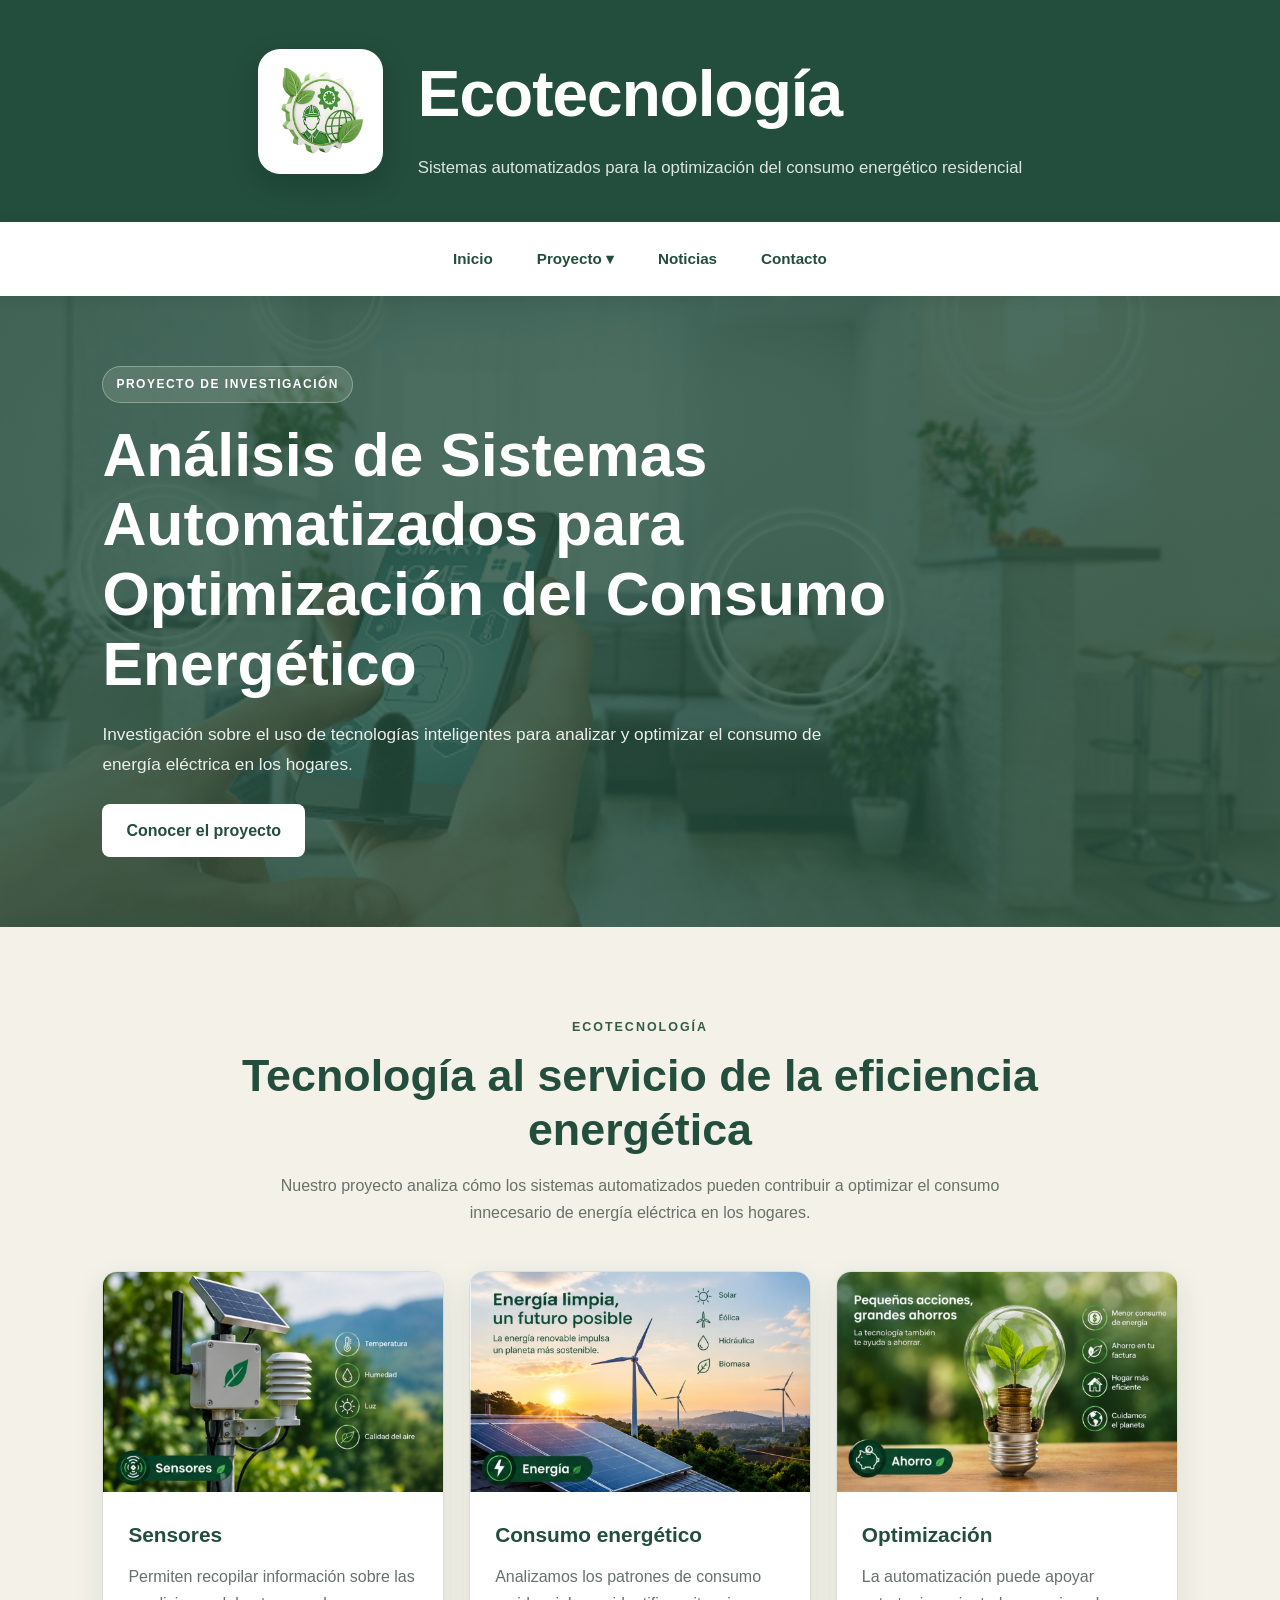
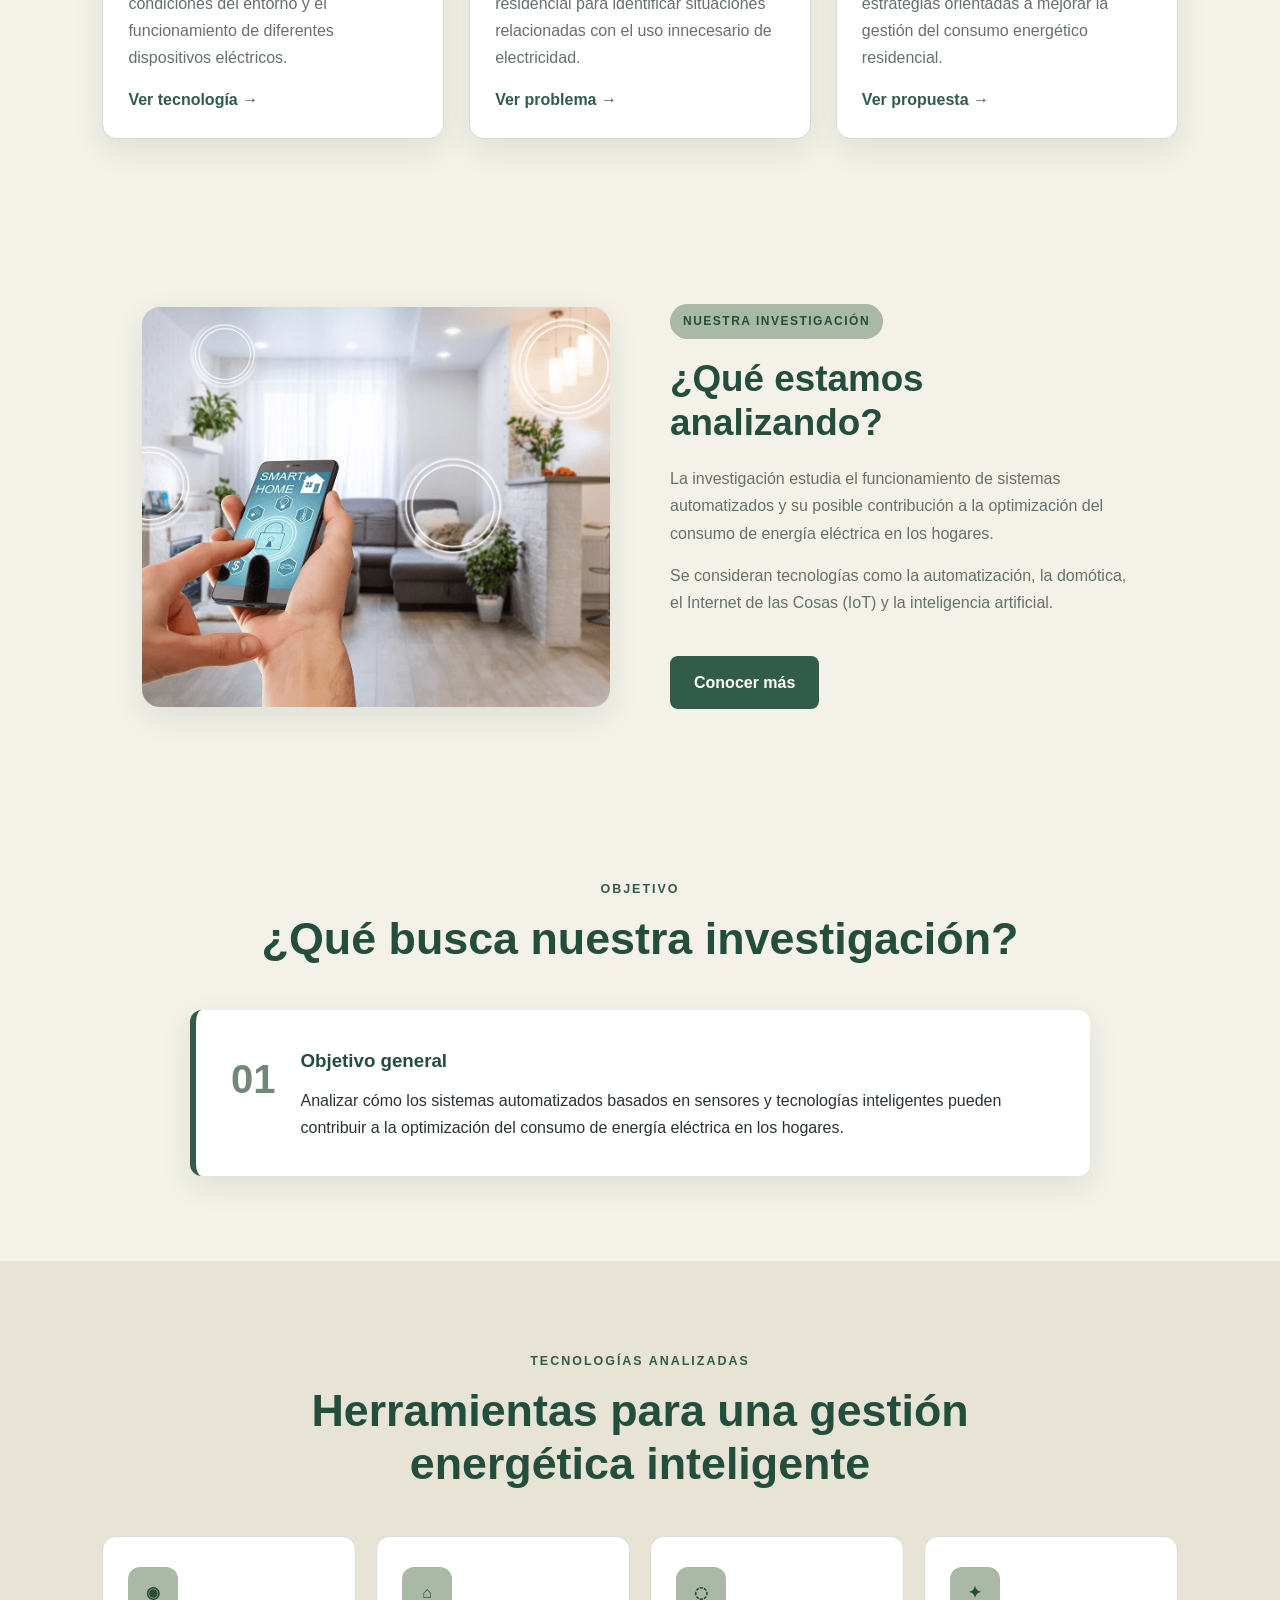
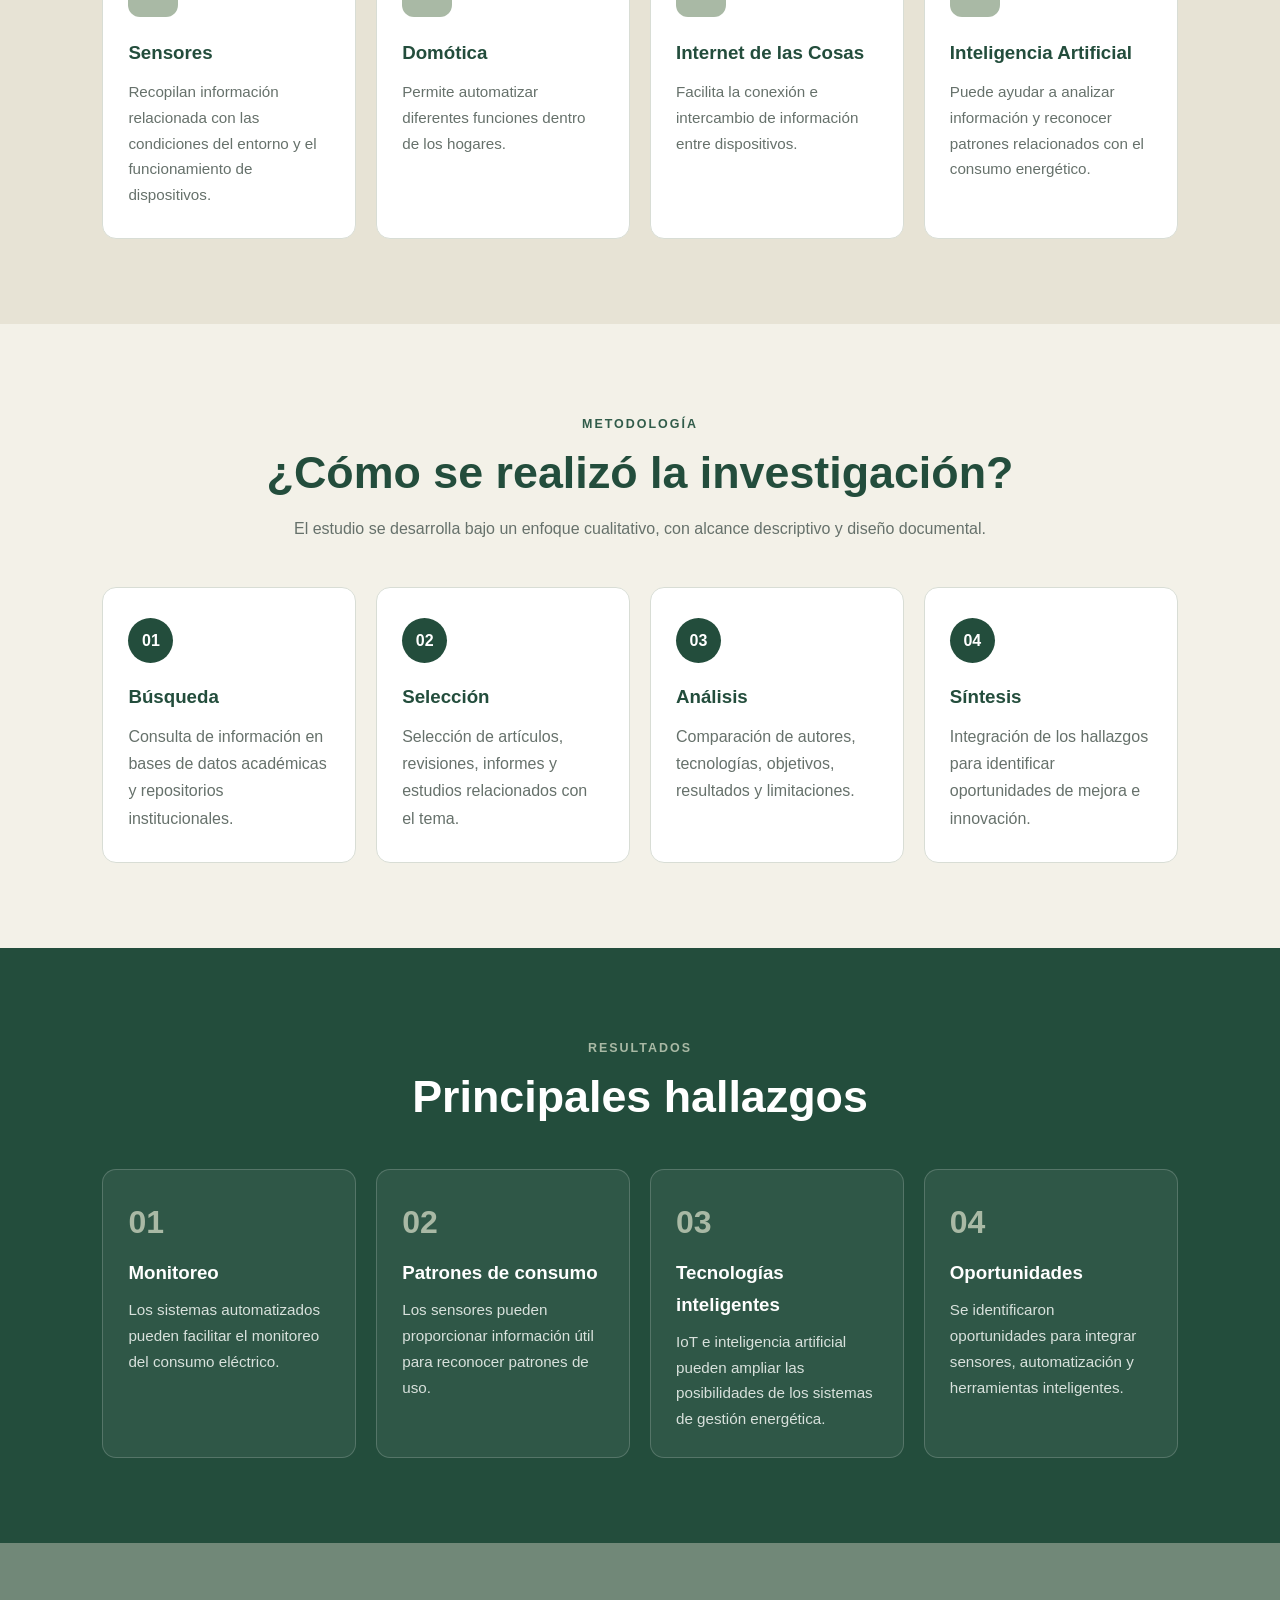
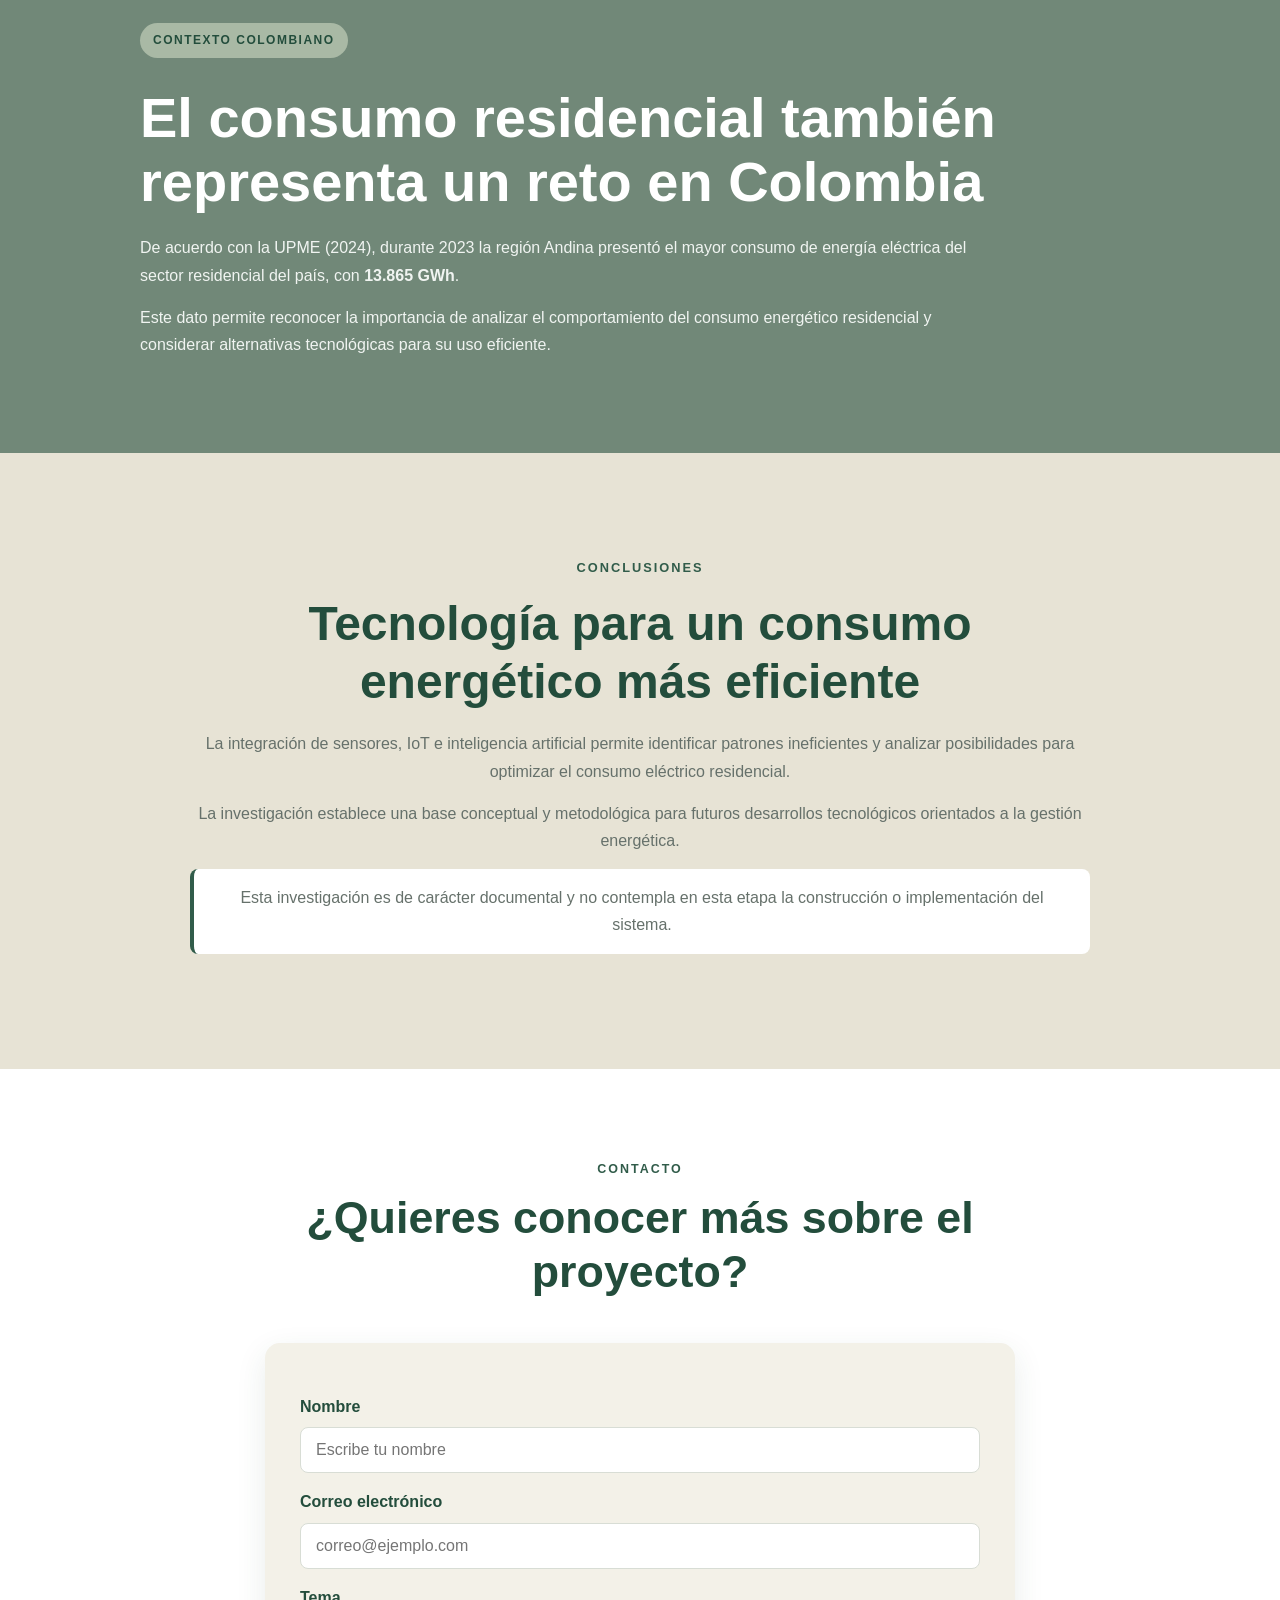
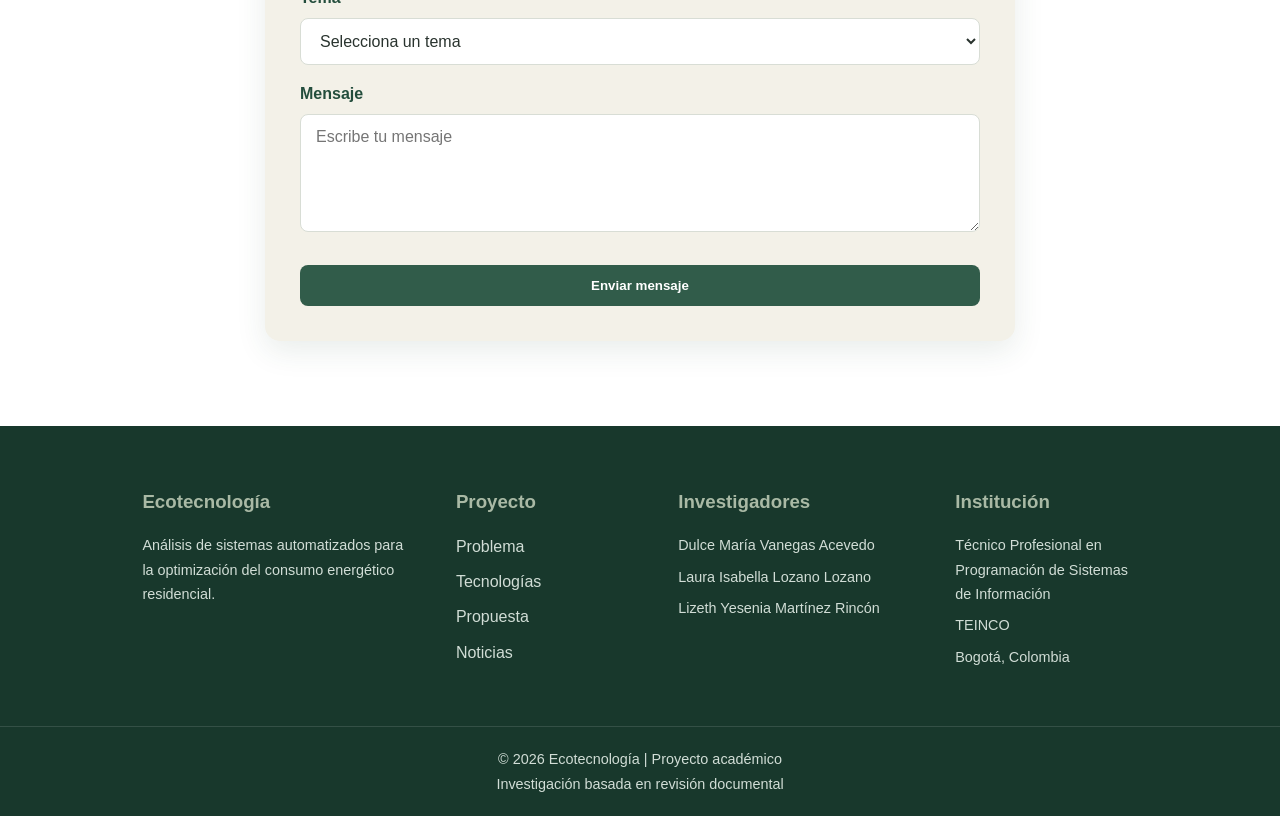
<file: index.html>
<!DOCTYPE html>
<html lang="es">

<head>
    <meta charset="UTF-8">
    <meta name="viewport" content="width=device-width, initial-scale=1.0">

    <title>Ecotecnología | Optimización Energética</title>

    <!-- Favicon -->
    <link rel="icon" type="image/png" href="imagenes/eco.png">

    <!-- CSS -->
    <link rel="stylesheet" href="css/estilos.css">
</head>

<body>

    <!-- ================= HEADER ================= -->
    <header class="header">

        <div class="logo">
            <img src="imagenes/eco.png" alt="Logo de Ecotecnología">
        </div>

        <div class="header-text">
            <h1>Ecotecnología</h1>
            <p>
                Sistemas automatizados para la optimización
                del consumo energético residencial
            </p>
        </div>

    </header>


    <!-- ================= MENÚ ================= -->
    <nav class="navbar">

        <a href="index.html">Inicio</a>

        <div class="dropdown">
            <button class="dropbtn">Proyecto ▾</button>

            <div class="dropdown-content">
                <a href="problema.html">Problema</a>
                <a href="tecnologia.html">Tecnologías</a>
                <a href="solucion.html">Propuesta</a>
            </div>
        </div>

        <a href="noticias.html">Noticias</a>

        <a href="#contacto">Contacto</a>

    </nav>


    <!-- ================= BANNER ================= -->
    <section class="hero">

        <div class="hero-content">

            <span class="etiqueta">PROYECTO DE INVESTIGACIÓN</span>

            <h2>
                Análisis de Sistemas Automatizados
                para Optimización del Consumo Energético
            </h2>

            <p>
                Investigación sobre el uso de tecnologías inteligentes
                para analizar y optimizar el consumo de energía eléctrica
                en los hogares.
            </p>

            <a href="problema.html" class="btn">
                Conocer el proyecto
            </a>

        </div>

    </section>


    <!-- ================= PRESENTACIÓN ================= -->
    <section class="section">

        <div class="section-title">

            <span>ECOTECNOLOGÍA</span>

            <h2>
                Tecnología al servicio de la eficiencia energética
            </h2>

            <p>
                Nuestro proyecto analiza cómo los sistemas automatizados
                pueden contribuir a optimizar el consumo innecesario
                de energía eléctrica en los hogares.
            </p>

        </div>


        <div class="cards">

            <!-- CARD 1 -->
            <article class="card">

                <img src="imagenes/sensores.jpg" alt="Sensores">

                <div class="card-content">

                    <h3>Sensores</h3>

                    <p>
                        Permiten recopilar información sobre las condiciones
                        del entorno y el funcionamiento de diferentes
                        dispositivos eléctricos.
                    </p>

                    <a href="tecnologia.html">
                        Ver tecnología →
                    </a>

                </div>

            </article>


            <!-- CARD 2 -->
            <article class="card">

                <img src="imagenes/energia.jpg" alt="Consumo energético">

                <div class="card-content">

                    <h3>Consumo energético</h3>

                    <p>
                        Analizamos los patrones de consumo residencial
                        para identificar situaciones relacionadas con
                        el uso innecesario de electricidad.
                    </p>

                    <a href="problema.html">
                        Ver problema →
                    </a>

                </div>

            </article>


            <!-- CARD 3 -->
            <article class="card">

                <img src="imagenes/ahorro.jpg" alt="Ahorro energético">

                <div class="card-content">

                    <h3>Optimización</h3>

                    <p>
                        La automatización puede apoyar estrategias
                        orientadas a mejorar la gestión del consumo
                        energético residencial.
                    </p>

                    <a href="solucion.html">
                        Ver propuesta →
                    </a>

                </div>

            </article>

        </div>

    </section>


    <!-- ================= PROYECTO ================= -->
    <section class="project-section">

        <div class="project-image">

            <img src="imagenes/hogar-inteligente.jpg"
                 alt="Hogar inteligente">

        </div>

        <div class="project-text">

            <span class="etiqueta">NUESTRA INVESTIGACIÓN</span>

            <h2>
                ¿Qué estamos analizando?
            </h2>

            <p>
                La investigación estudia el funcionamiento de sistemas
                automatizados y su posible contribución a la optimización
                del consumo de energía eléctrica en los hogares.
            </p>

            <p>
                Se consideran tecnologías como la automatización,
                la domótica, el Internet de las Cosas (IoT) y la
                inteligencia artificial.
            </p>

            <a href="problema.html" class="btn">
                Conocer más
            </a>

        </div>

    </section>


    <!-- ================= OBJETIVOS ================= -->
    <section class="section">

        <div class="section-title">

            <span>OBJETIVO</span>

            <h2>
                ¿Qué busca nuestra investigación?
            </h2>

        </div>


        <div class="objective">

            <div class="objective-number">
                01
            </div>

            <div>
                <h3>Objetivo general</h3>

                <p>
                    Analizar cómo los sistemas automatizados basados
                    en sensores y tecnologías inteligentes pueden
                    contribuir a la optimización del consumo de energía
                    eléctrica en los hogares.
                </p>
            </div>

        </div>

    </section>


    <!-- ================= TECNOLOGÍAS ================= -->
    <section class="technology-section">

        <div class="section-title">

            <span>TECNOLOGÍAS ANALIZADAS</span>

            <h2>
                Herramientas para una gestión energética inteligente
            </h2>

        </div>


        <div class="technology-grid">

            <div class="technology-card">
                <div class="icon">◉</div>
                <h3>Sensores</h3>
                <p>
                    Recopilan información relacionada con las condiciones
                    del entorno y el funcionamiento de dispositivos.
                </p>
            </div>


            <div class="technology-card">
                <div class="icon">⌂</div>
                <h3>Domótica</h3>
                <p>
                    Permite automatizar diferentes funciones dentro
                    de los hogares.
                </p>
            </div>


            <div class="technology-card">
                <div class="icon">◌</div>
                <h3>Internet de las Cosas</h3>
                <p>
                    Facilita la conexión e intercambio de información
                    entre dispositivos.
                </p>
            </div>


            <div class="technology-card">
                <div class="icon">✦</div>
                <h3>Inteligencia Artificial</h3>
                <p>
                    Puede ayudar a analizar información y reconocer
                    patrones relacionados con el consumo energético.
                </p>
            </div>

        </div>

    </section>


    <!-- ================= METODOLOGÍA ================= -->
    <section class="section">

        <div class="section-title">

            <span>METODOLOGÍA</span>

            <h2>
                ¿Cómo se realizó la investigación?
            </h2>

            <p>
                El estudio se desarrolla bajo un enfoque cualitativo,
                con alcance descriptivo y diseño documental.
            </p>

        </div>


        <div class="steps">

            <div class="step">

                <span>01</span>

                <h3>Búsqueda</h3>

                <p>
                    Consulta de información en bases de datos académicas
                    y repositorios institucionales.
                </p>

            </div>


            <div class="step">

                <span>02</span>

                <h3>Selección</h3>

                <p>
                    Selección de artículos, revisiones, informes
                    y estudios relacionados con el tema.
                </p>

            </div>


            <div class="step">

                <span>03</span>

                <h3>Análisis</h3>

                <p>
                    Comparación de autores, tecnologías, objetivos,
                    resultados y limitaciones.
                </p>

            </div>


            <div class="step">

                <span>04</span>

                <h3>Síntesis</h3>

                <p>
                    Integración de los hallazgos para identificar
                    oportunidades de mejora e innovación.
                </p>

            </div>

        </div>

    </section>


    <!-- ================= RESULTADOS ================= -->
    <section class="results-section">

        <div class="section-title">

            <span>RESULTADOS</span>

            <h2>
                Principales hallazgos
            </h2>

        </div>


        <div class="results-grid">

            <div class="result">

                <strong>01</strong>

                <h3>Monitoreo</h3>

                <p>
                    Los sistemas automatizados pueden facilitar
                    el monitoreo del consumo eléctrico.
                </p>

            </div>


            <div class="result">

                <strong>02</strong>

                <h3>Patrones de consumo</h3>

                <p>
                    Los sensores pueden proporcionar información
                    útil para reconocer patrones de uso.
                </p>

            </div>


            <div class="result">

                <strong>03</strong>

                <h3>Tecnologías inteligentes</h3>

                <p>
                    IoT e inteligencia artificial pueden ampliar
                    las posibilidades de los sistemas de gestión energética.
                </p>

            </div>


            <div class="result">

                <strong>04</strong>

                <h3>Oportunidades</h3>

                <p>
                    Se identificaron oportunidades para integrar
                    sensores, automatización y herramientas inteligentes.
                </p>

            </div>

        </div>

    </section>


    <!-- ================= COLOMBIA ================= -->
    <section class="data-section">

        <div>

            <span class="etiqueta">CONTEXTO COLOMBIANO</span>

            <h2>
                El consumo residencial también representa
                un reto en Colombia
            </h2>

            <p>
                De acuerdo con la UPME (2024), durante 2023 la región
                Andina presentó el mayor consumo de energía eléctrica
                del sector residencial del país, con
                <strong>13.865 GWh</strong>.
            </p>

            <p>
                Este dato permite reconocer la importancia de analizar
                el comportamiento del consumo energético residencial
                y considerar alternativas tecnológicas para su uso eficiente.
            </p>

        </div>

    </section>


    <!-- ================= CONCLUSIÓN ================= -->
    <section class="conclusion">

        <div class="conclusion-content">

            <span>CONCLUSIONES</span>

            <h2>
                Tecnología para un consumo energético más eficiente
            </h2>

            <p>
                La integración de sensores, IoT e inteligencia artificial
                permite identificar patrones ineficientes y analizar
                posibilidades para optimizar el consumo eléctrico residencial.
            </p>

            <p>
                La investigación establece una base conceptual y metodológica
                para futuros desarrollos tecnológicos orientados a la gestión
                energética.
            </p>

            <p class="notice">
                Esta investigación es de carácter documental y no contempla
                en esta etapa la construcción o implementación del sistema.
            </p>

        </div>

    </section>


    <!-- ================= CONTACTO ================= -->
    <section class="contact" id="contacto">

        <div class="section-title">

            <span>CONTACTO</span>

            <h2>
                ¿Quieres conocer más sobre el proyecto?
            </h2>

        </div>


        <form class="contact-form">

            <label for="nombre">Nombre</label>

            <input
                type="text"
                id="nombre"
                name="nombre"
                placeholder="Escribe tu nombre"
                required
            >


            <label for="correo">Correo electrónico</label>

            <input
                type="email"
                id="correo"
                name="correo"
                placeholder="correo@ejemplo.com"
                required
            >


            <label for="tema">Tema</label>

            <select id="tema" name="tema">

                <option value="">
                    Selecciona un tema
                </option>

                <option value="proyecto">
                    Proyecto de investigación
                </option>

                <option value="tecnologias">
                    Tecnologías
                </option>

                <option value="resultados">
                    Resultados
                </option>

            </select>


            <label for="mensaje">Mensaje</label>

            <textarea
                id="mensaje"
                name="mensaje"
                rows="5"
                placeholder="Escribe tu mensaje"
            ></textarea>


            <button type="submit" class="btn">
                Enviar mensaje
            </button>

        </form>

    </section>


    <!-- ================= FOOTER ================= -->
    <footer class="footer">

        <div class="footer-container">

            <div>

                <h3>Ecotecnología</h3>

                <p>
                    Análisis de sistemas automatizados para la
                    optimización del consumo energético residencial.
                </p>

            </div>


            <div>

                <h3>Proyecto</h3>

                <a href="problema.html">Problema</a>
                <a href="tecnologia.html">Tecnologías</a>
                <a href="solucion.html">Propuesta</a>
                <a href="noticias.html">Noticias</a>

            </div>


            <div>

                <h3>Investigadores</h3>

                <p>
                    Dulce María Vanegas Acevedo
                </p>

                <p>
                    Laura Isabella Lozano Lozano
                </p>

                <p>
                    Lizeth Yesenia Martínez Rincón
                </p>

            </div>


            <div>

                <h3>Institución</h3>

                <p>
                    Técnico Profesional en Programación
                    de Sistemas de Información
                </p>

                <p>
                    TEINCO
                </p>

                <p>
                    Bogotá, Colombia
                </p>

            </div>

        </div>


        <div class="footer-bottom">

            <p>
                © 2026 Ecotecnología | Proyecto académico
            </p>

            <p>
                Investigación basada en revisión documental
            </p>

        </div>

    </footer>


    <!-- JavaScript -->
    <script src="js/script.js"></script>

</body>

</html>
</file>
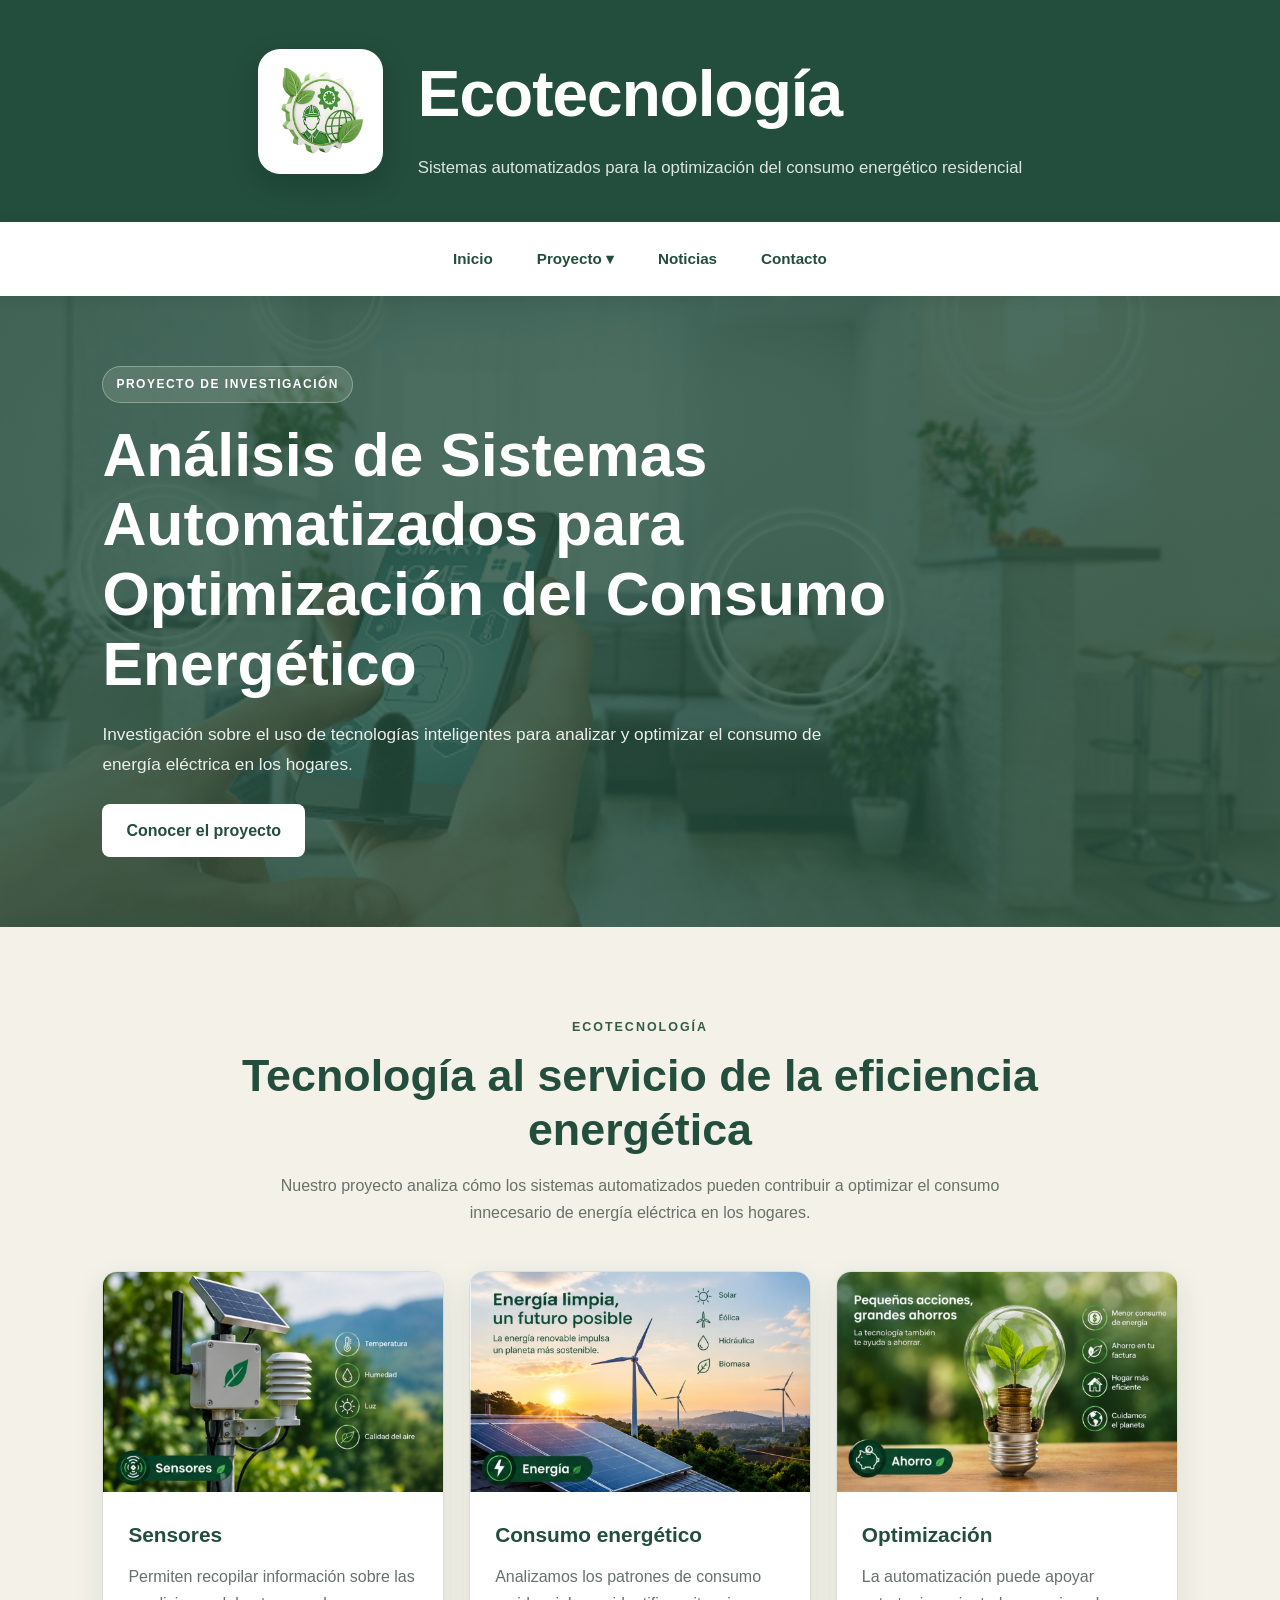
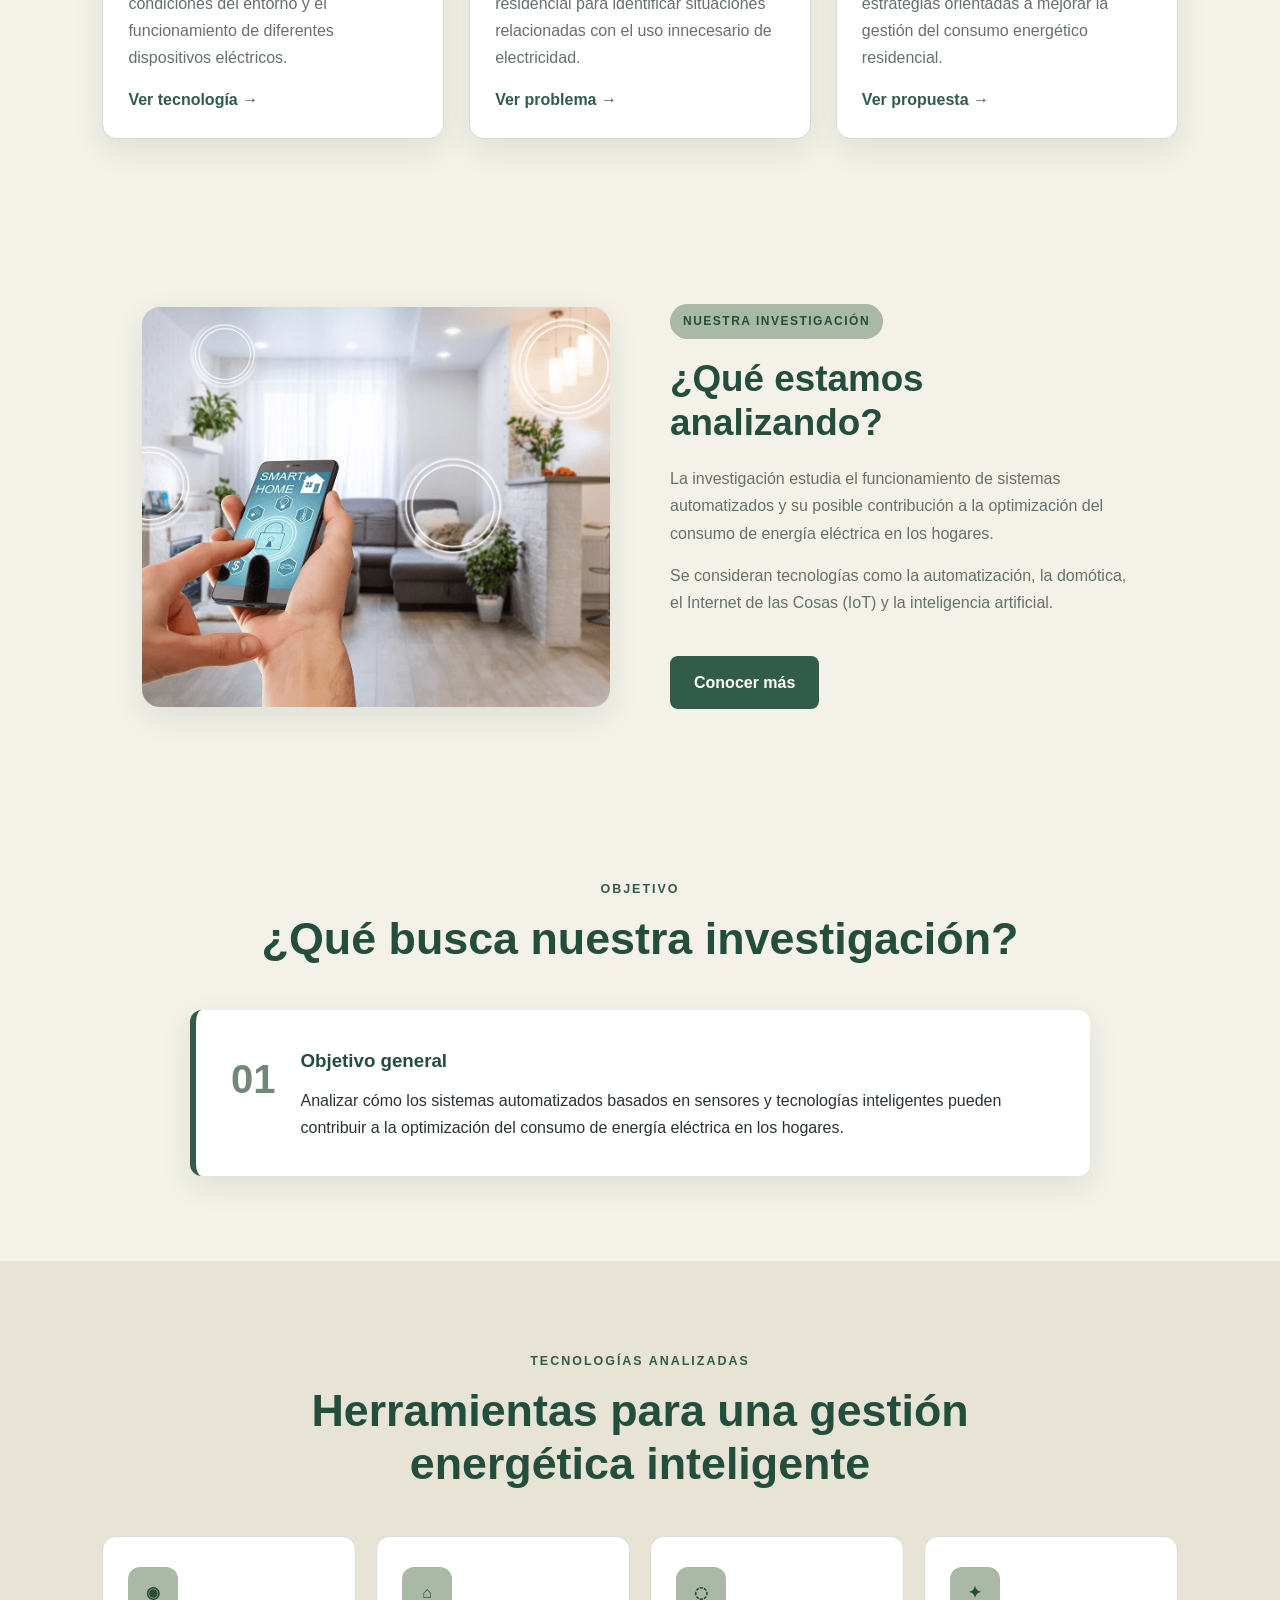
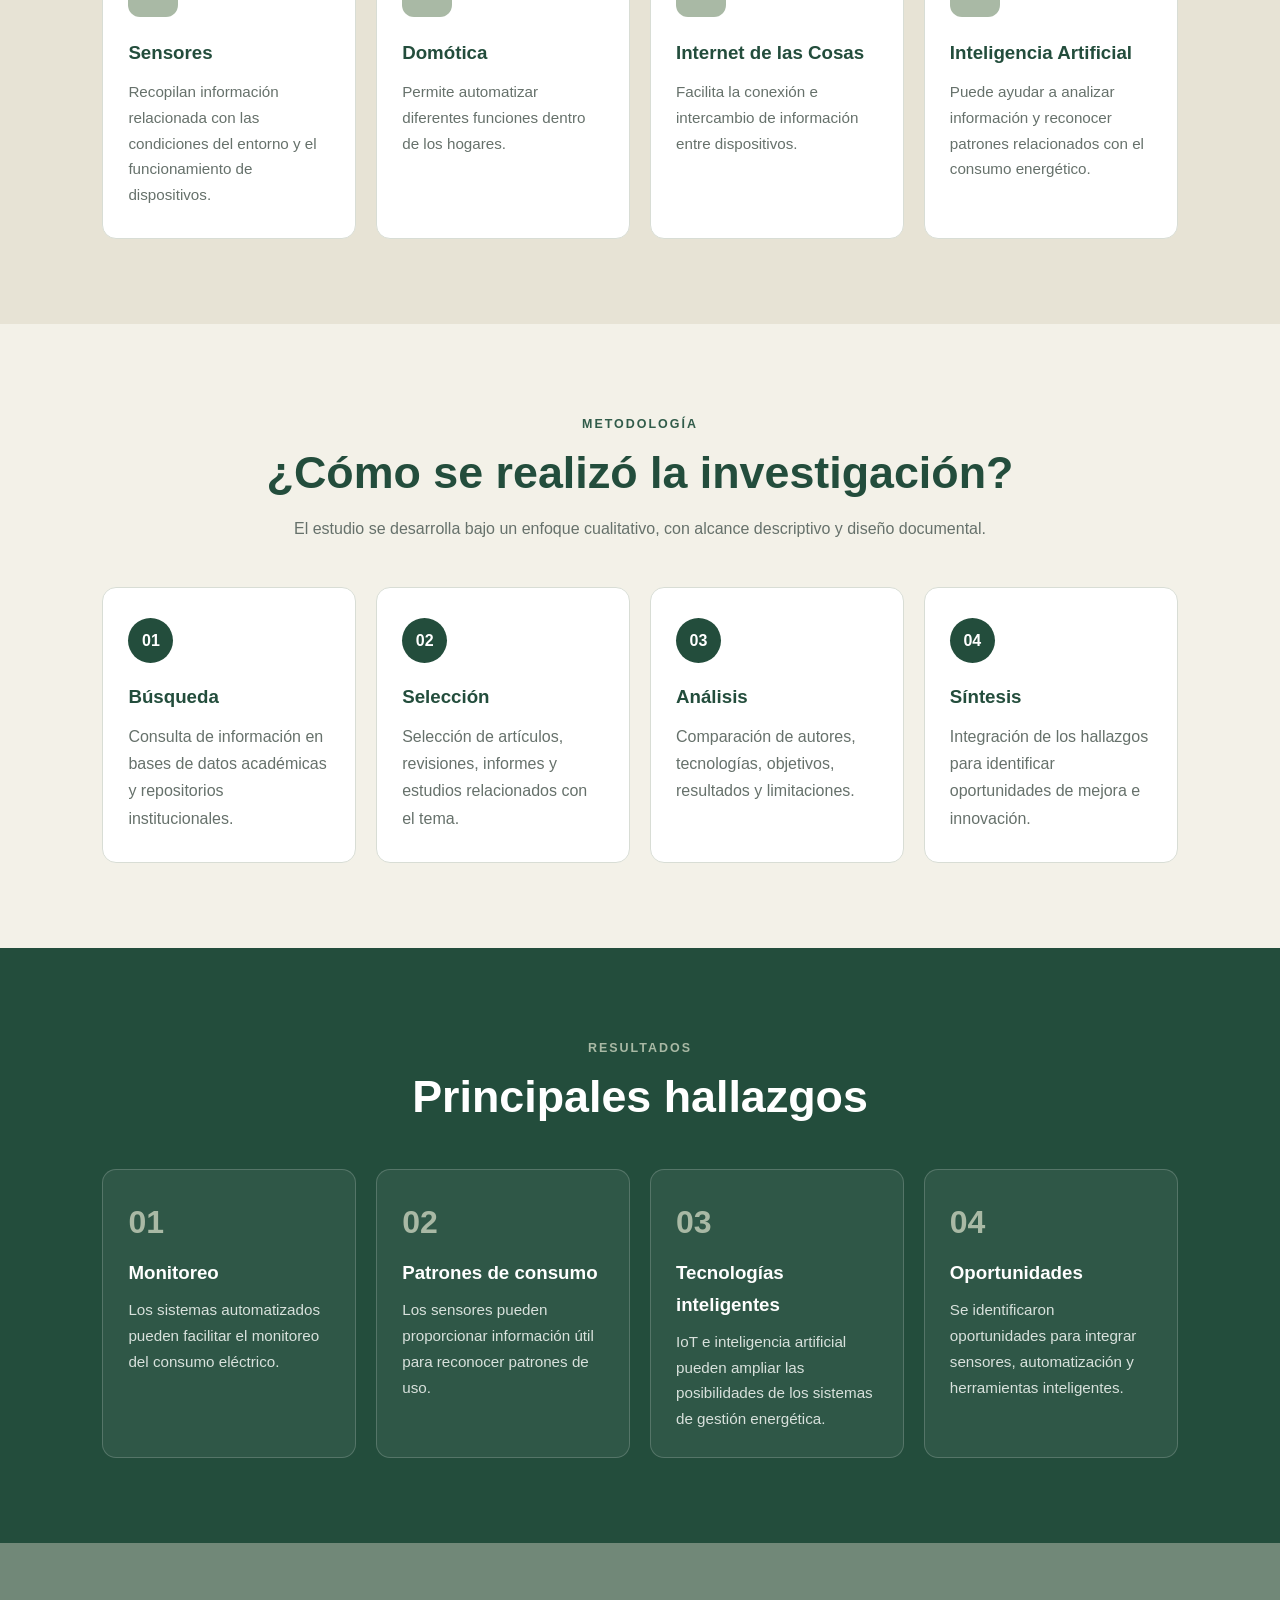
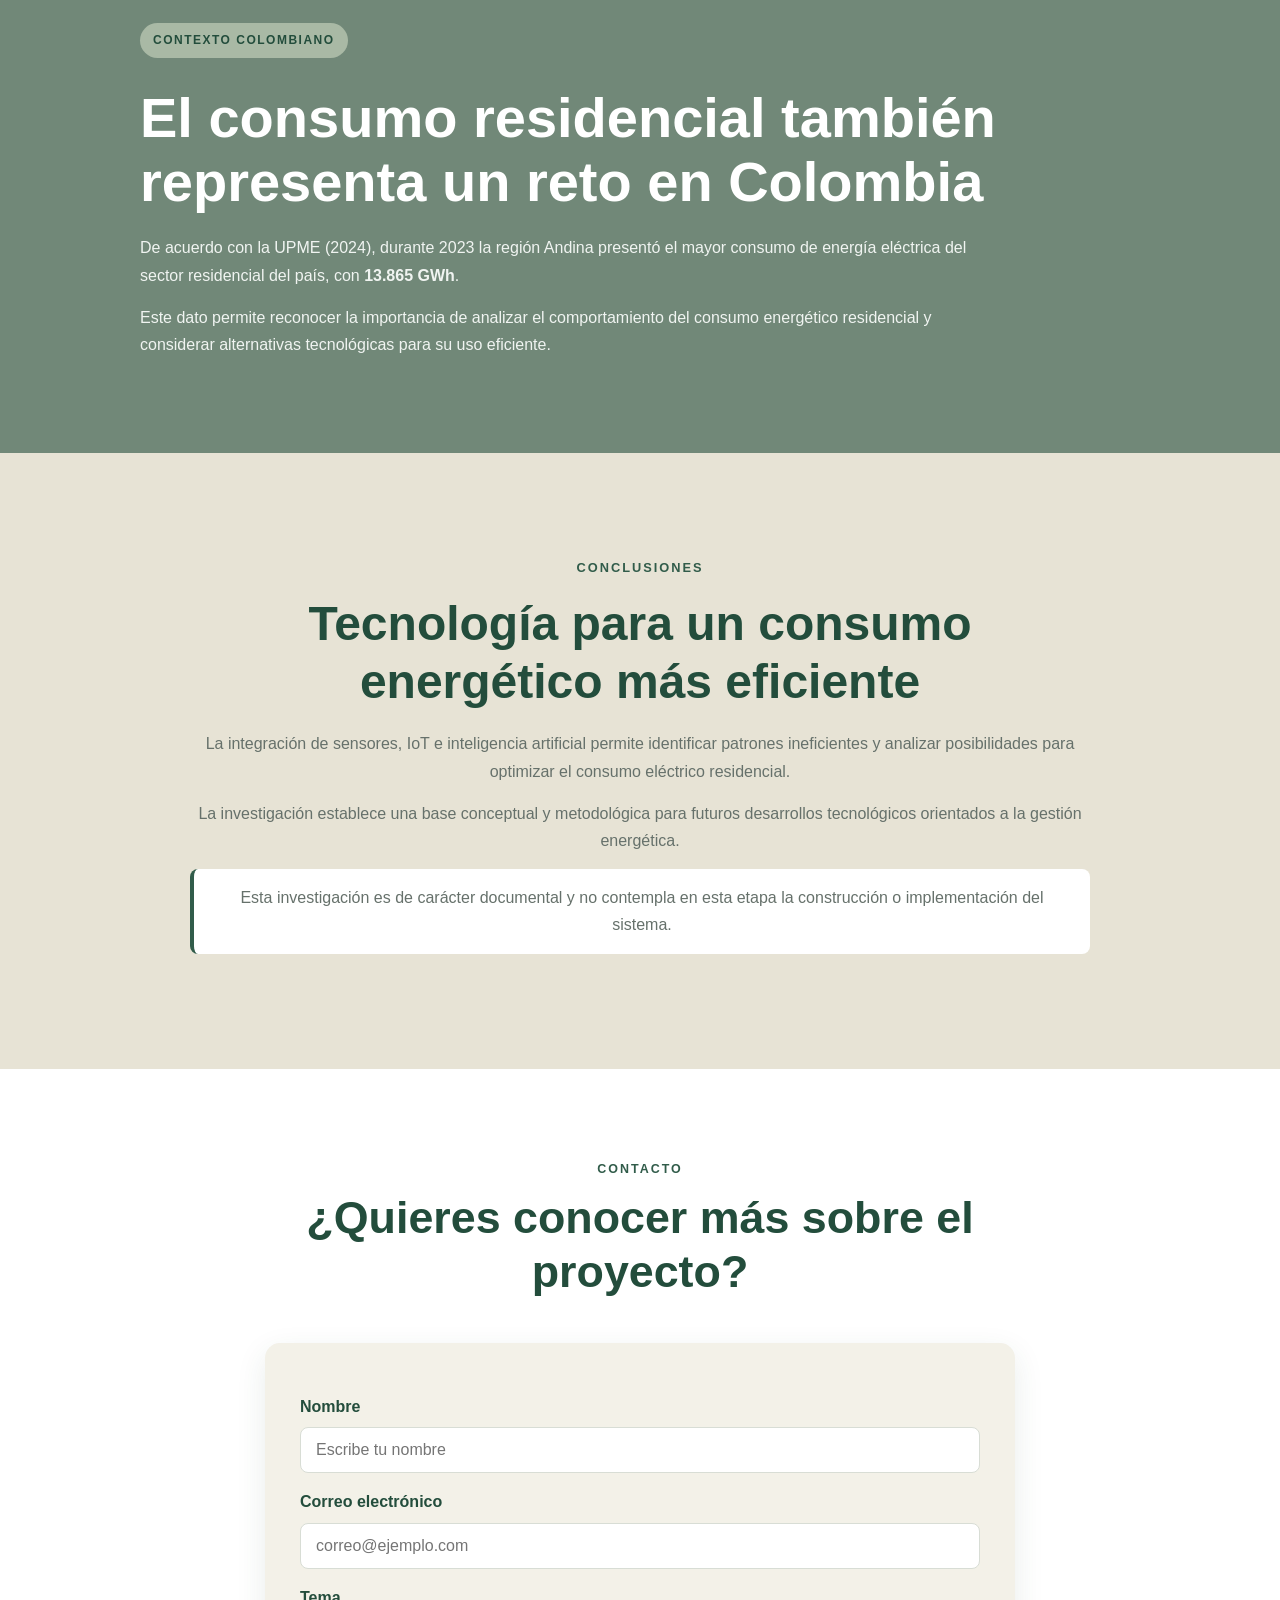
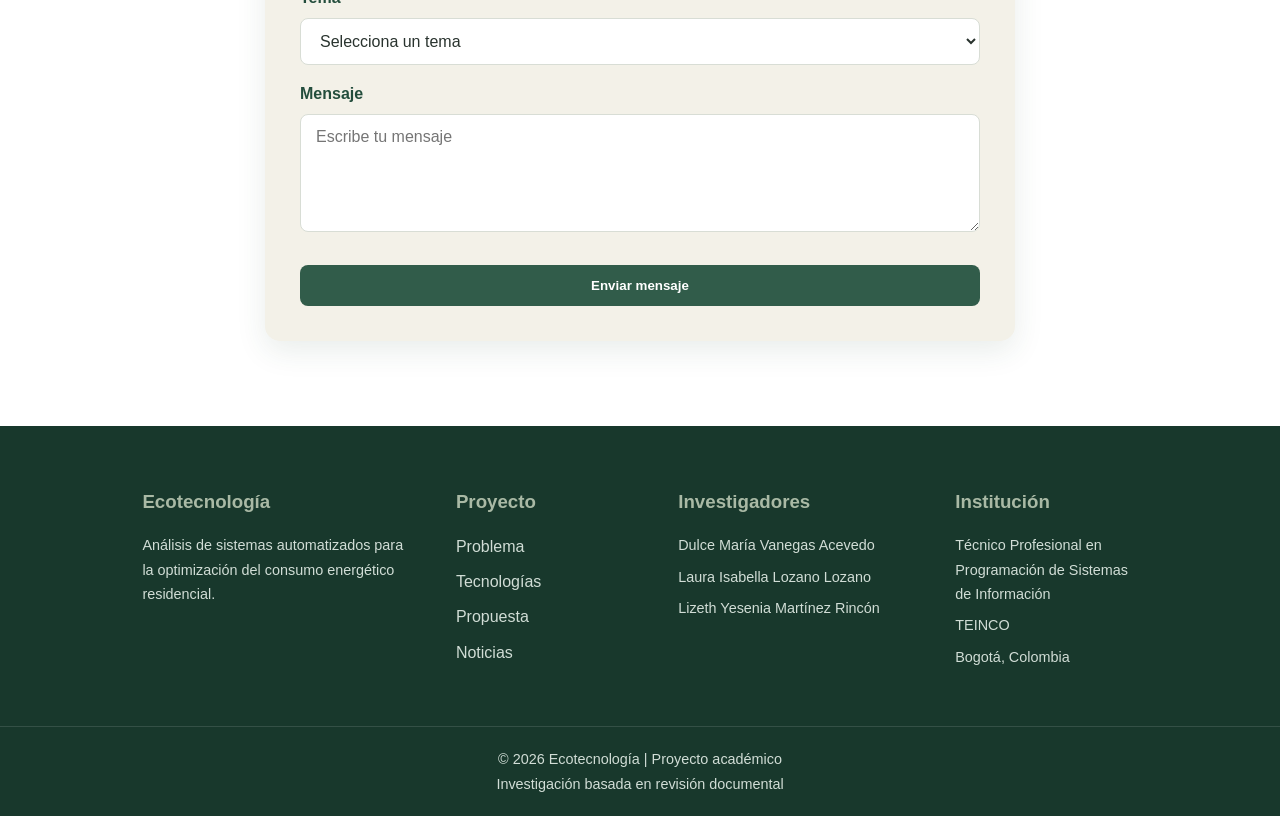
<file: ecotecnologia/index.html>
<!DOCTYPE html>
<html lang="es">

<head>
    <meta charset="UTF-8">
    <meta name="viewport" content="width=device-width, initial-scale=1.0">

    <title>Ecotecnología | Optimización Energética</title>

    <!-- Favicon -->
    <link rel="icon" type="image/png" href="imagenes/eco.png">

    <!-- CSS -->
    <link rel="stylesheet" href="css/estilos.css">
</head>

<body>

    <!-- ================= HEADER ================= -->
    <header class="header">

        <div class="logo">
            <img src="imagenes/eco.png" alt="Logo de Ecotecnología">
        </div>

        <div class="header-text">
            <h1>Ecotecnología</h1>
            <p>
                Sistemas automatizados para la optimización
                del consumo energético residencial
            </p>
        </div>

    </header>


    <!-- ================= MENÚ ================= -->
    <nav class="navbar">

        <a href="index.html">Inicio</a>

        <div class="dropdown">
            <button class="dropbtn">Proyecto ▾</button>

            <div class="dropdown-content">
                <a href="problema.html">Problema</a>
                <a href="tecnologia.html">Tecnologías</a>
                <a href="solucion.html">Propuesta</a>
            </div>
        </div>

        <a href="noticias.html">Noticias</a>

        <a href="#contacto">Contacto</a>

    </nav>


    <!-- ================= BANNER ================= -->
    <section class="hero">

        <div class="hero-content">

            <span class="etiqueta">PROYECTO DE INVESTIGACIÓN</span>

            <h2>
                Análisis de Sistemas Automatizados
                para Optimización del Consumo Energético
            </h2>

            <p>
                Investigación sobre el uso de tecnologías inteligentes
                para analizar y optimizar el consumo de energía eléctrica
                en los hogares.
            </p>

            <a href="problema.html" class="btn">
                Conocer el proyecto
            </a>

        </div>

    </section>


    <!-- ================= PRESENTACIÓN ================= -->
    <section class="section">

        <div class="section-title">

            <span>ECOTECNOLOGÍA</span>

            <h2>
                Tecnología al servicio de la eficiencia energética
            </h2>

            <p>
                Nuestro proyecto analiza cómo los sistemas automatizados
                pueden contribuir a optimizar el consumo innecesario
                de energía eléctrica en los hogares.
            </p>

        </div>


        <div class="cards">

            <!-- CARD 1 -->
            <article class="card">

                <img src="imagenes/sensores.jpg" alt="Sensores">

                <div class="card-content">

                    <h3>Sensores</h3>

                    <p>
                        Permiten recopilar información sobre las condiciones
                        del entorno y el funcionamiento de diferentes
                        dispositivos eléctricos.
                    </p>

                    <a href="tecnologia.html">
                        Ver tecnología →
                    </a>

                </div>

            </article>


            <!-- CARD 2 -->
            <article class="card">

                <img src="imagenes/energia.jpg" alt="Consumo energético">

                <div class="card-content">

                    <h3>Consumo energético</h3>

                    <p>
                        Analizamos los patrones de consumo residencial
                        para identificar situaciones relacionadas con
                        el uso innecesario de electricidad.
                    </p>

                    <a href="problema.html">
                        Ver problema →
                    </a>

                </div>

            </article>


            <!-- CARD 3 -->
            <article class="card">

                <img src="imagenes/ahorro.jpg" alt="Ahorro energético">

                <div class="card-content">

                    <h3>Optimización</h3>

                    <p>
                        La automatización puede apoyar estrategias
                        orientadas a mejorar la gestión del consumo
                        energético residencial.
                    </p>

                    <a href="solucion.html">
                        Ver propuesta →
                    </a>

                </div>

            </article>

        </div>

    </section>


    <!-- ================= PROYECTO ================= -->
    <section class="project-section">

        <div class="project-image">

            <img src="imagenes/hogar-inteligente.jpg"
                 alt="Hogar inteligente">

        </div>

        <div class="project-text">

            <span class="etiqueta">NUESTRA INVESTIGACIÓN</span>

            <h2>
                ¿Qué estamos analizando?
            </h2>

            <p>
                La investigación estudia el funcionamiento de sistemas
                automatizados y su posible contribución a la optimización
                del consumo de energía eléctrica en los hogares.
            </p>

            <p>
                Se consideran tecnologías como la automatización,
                la domótica, el Internet de las Cosas (IoT) y la
                inteligencia artificial.
            </p>

            <a href="problema.html" class="btn">
                Conocer más
            </a>

        </div>

    </section>


    <!-- ================= OBJETIVOS ================= -->
    <section class="section">

        <div class="section-title">

            <span>OBJETIVO</span>

            <h2>
                ¿Qué busca nuestra investigación?
            </h2>

        </div>


        <div class="objective">

            <div class="objective-number">
                01
            </div>

            <div>
                <h3>Objetivo general</h3>

                <p>
                    Analizar cómo los sistemas automatizados basados
                    en sensores y tecnologías inteligentes pueden
                    contribuir a la optimización del consumo de energía
                    eléctrica en los hogares.
                </p>
            </div>

        </div>

    </section>


    <!-- ================= TECNOLOGÍAS ================= -->
    <section class="technology-section">

        <div class="section-title">

            <span>TECNOLOGÍAS ANALIZADAS</span>

            <h2>
                Herramientas para una gestión energética inteligente
            </h2>

        </div>


        <div class="technology-grid">

            <div class="technology-card">
                <div class="icon">◉</div>
                <h3>Sensores</h3>
                <p>
                    Recopilan información relacionada con las condiciones
                    del entorno y el funcionamiento de dispositivos.
                </p>
            </div>


            <div class="technology-card">
                <div class="icon">⌂</div>
                <h3>Domótica</h3>
                <p>
                    Permite automatizar diferentes funciones dentro
                    de los hogares.
                </p>
            </div>


            <div class="technology-card">
                <div class="icon">◌</div>
                <h3>Internet de las Cosas</h3>
                <p>
                    Facilita la conexión e intercambio de información
                    entre dispositivos.
                </p>
            </div>


            <div class="technology-card">
                <div class="icon">✦</div>
                <h3>Inteligencia Artificial</h3>
                <p>
                    Puede ayudar a analizar información y reconocer
                    patrones relacionados con el consumo energético.
                </p>
            </div>

        </div>

    </section>


    <!-- ================= METODOLOGÍA ================= -->
    <section class="section">

        <div class="section-title">

            <span>METODOLOGÍA</span>

            <h2>
                ¿Cómo se realizó la investigación?
            </h2>

            <p>
                El estudio se desarrolla bajo un enfoque cualitativo,
                con alcance descriptivo y diseño documental.
            </p>

        </div>


        <div class="steps">

            <div class="step">

                <span>01</span>

                <h3>Búsqueda</h3>

                <p>
                    Consulta de información en bases de datos académicas
                    y repositorios institucionales.
                </p>

            </div>


            <div class="step">

                <span>02</span>

                <h3>Selección</h3>

                <p>
                    Selección de artículos, revisiones, informes
                    y estudios relacionados con el tema.
                </p>

            </div>


            <div class="step">

                <span>03</span>

                <h3>Análisis</h3>

                <p>
                    Comparación de autores, tecnologías, objetivos,
                    resultados y limitaciones.
                </p>

            </div>


            <div class="step">

                <span>04</span>

                <h3>Síntesis</h3>

                <p>
                    Integración de los hallazgos para identificar
                    oportunidades de mejora e innovación.
                </p>

            </div>

        </div>

    </section>


    <!-- ================= RESULTADOS ================= -->
    <section class="results-section">

        <div class="section-title">

            <span>RESULTADOS</span>

            <h2>
                Principales hallazgos
            </h2>

        </div>


        <div class="results-grid">

            <div class="result">

                <strong>01</strong>

                <h3>Monitoreo</h3>

                <p>
                    Los sistemas automatizados pueden facilitar
                    el monitoreo del consumo eléctrico.
                </p>

            </div>


            <div class="result">

                <strong>02</strong>

                <h3>Patrones de consumo</h3>

                <p>
                    Los sensores pueden proporcionar información
                    útil para reconocer patrones de uso.
                </p>

            </div>


            <div class="result">

                <strong>03</strong>

                <h3>Tecnologías inteligentes</h3>

                <p>
                    IoT e inteligencia artificial pueden ampliar
                    las posibilidades de los sistemas de gestión energética.
                </p>

            </div>


            <div class="result">

                <strong>04</strong>

                <h3>Oportunidades</h3>

                <p>
                    Se identificaron oportunidades para integrar
                    sensores, automatización y herramientas inteligentes.
                </p>

            </div>

        </div>

    </section>


    <!-- ================= COLOMBIA ================= -->
    <section class="data-section">

        <div>

            <span class="etiqueta">CONTEXTO COLOMBIANO</span>

            <h2>
                El consumo residencial también representa
                un reto en Colombia
            </h2>

            <p>
                De acuerdo con la UPME (2024), durante 2023 la región
                Andina presentó el mayor consumo de energía eléctrica
                del sector residencial del país, con
                <strong>13.865 GWh</strong>.
            </p>

            <p>
                Este dato permite reconocer la importancia de analizar
                el comportamiento del consumo energético residencial
                y considerar alternativas tecnológicas para su uso eficiente.
            </p>

        </div>

    </section>


    <!-- ================= CONCLUSIÓN ================= -->
    <section class="conclusion">

        <div class="conclusion-content">

            <span>CONCLUSIONES</span>

            <h2>
                Tecnología para un consumo energético más eficiente
            </h2>

            <p>
                La integración de sensores, IoT e inteligencia artificial
                permite identificar patrones ineficientes y analizar
                posibilidades para optimizar el consumo eléctrico residencial.
            </p>

            <p>
                La investigación establece una base conceptual y metodológica
                para futuros desarrollos tecnológicos orientados a la gestión
                energética.
            </p>

            <p class="notice">
                Esta investigación es de carácter documental y no contempla
                en esta etapa la construcción o implementación del sistema.
            </p>

        </div>

    </section>


    <!-- ================= CONTACTO ================= -->
    <section class="contact" id="contacto">

        <div class="section-title">

            <span>CONTACTO</span>

            <h2>
                ¿Quieres conocer más sobre el proyecto?
            </h2>

        </div>


        <form class="contact-form">

            <label for="nombre">Nombre</label>

            <input
                type="text"
                id="nombre"
                name="nombre"
                placeholder="Escribe tu nombre"
                required
            >


            <label for="correo">Correo electrónico</label>

            <input
                type="email"
                id="correo"
                name="correo"
                placeholder="correo@ejemplo.com"
                required
            >


            <label for="tema">Tema</label>

            <select id="tema" name="tema">

                <option value="">
                    Selecciona un tema
                </option>

                <option value="proyecto">
                    Proyecto de investigación
                </option>

                <option value="tecnologias">
                    Tecnologías
                </option>

                <option value="resultados">
                    Resultados
                </option>

            </select>


            <label for="mensaje">Mensaje</label>

            <textarea
                id="mensaje"
                name="mensaje"
                rows="5"
                placeholder="Escribe tu mensaje"
            ></textarea>


            <button type="submit" class="btn">
                Enviar mensaje
            </button>

        </form>

    </section>


    <!-- ================= FOOTER ================= -->
    <footer class="footer">

        <div class="footer-container">

            <div>

                <h3>Ecotecnología</h3>

                <p>
                    Análisis de sistemas automatizados para la
                    optimización del consumo energético residencial.
                </p>

            </div>


            <div>

                <h3>Proyecto</h3>

                <a href="problema.html">Problema</a>
                <a href="tecnologia.html">Tecnologías</a>
                <a href="solucion.html">Propuesta</a>
                <a href="noticias.html">Noticias</a>

            </div>


            <div>

                <h3>Investigadores</h3>

                <p>
                    Dulce María Vanegas Acevedo
                </p>

                <p>
                    Laura Isabella Lozano Lozano
                </p>

                <p>
                    Lizeth Yesenia Martínez Rincón
                </p>

            </div>


            <div>

                <h3>Institución</h3>

                <p>
                    Técnico Profesional en Programación
                    de Sistemas de Información
                </p>

                <p>
                    TEINCO
                </p>

                <p>
                    Bogotá, Colombia
                </p>

            </div>

        </div>


        <div class="footer-bottom">

            <p>
                © 2026 Ecotecnología | Proyecto académico
            </p>

            <p>
                Investigación basada en revisión documental
            </p>

        </div>

    </footer>


    <!-- JavaScript -->
    <script src="js/script.js"></script>

</body>

</html>
</file>
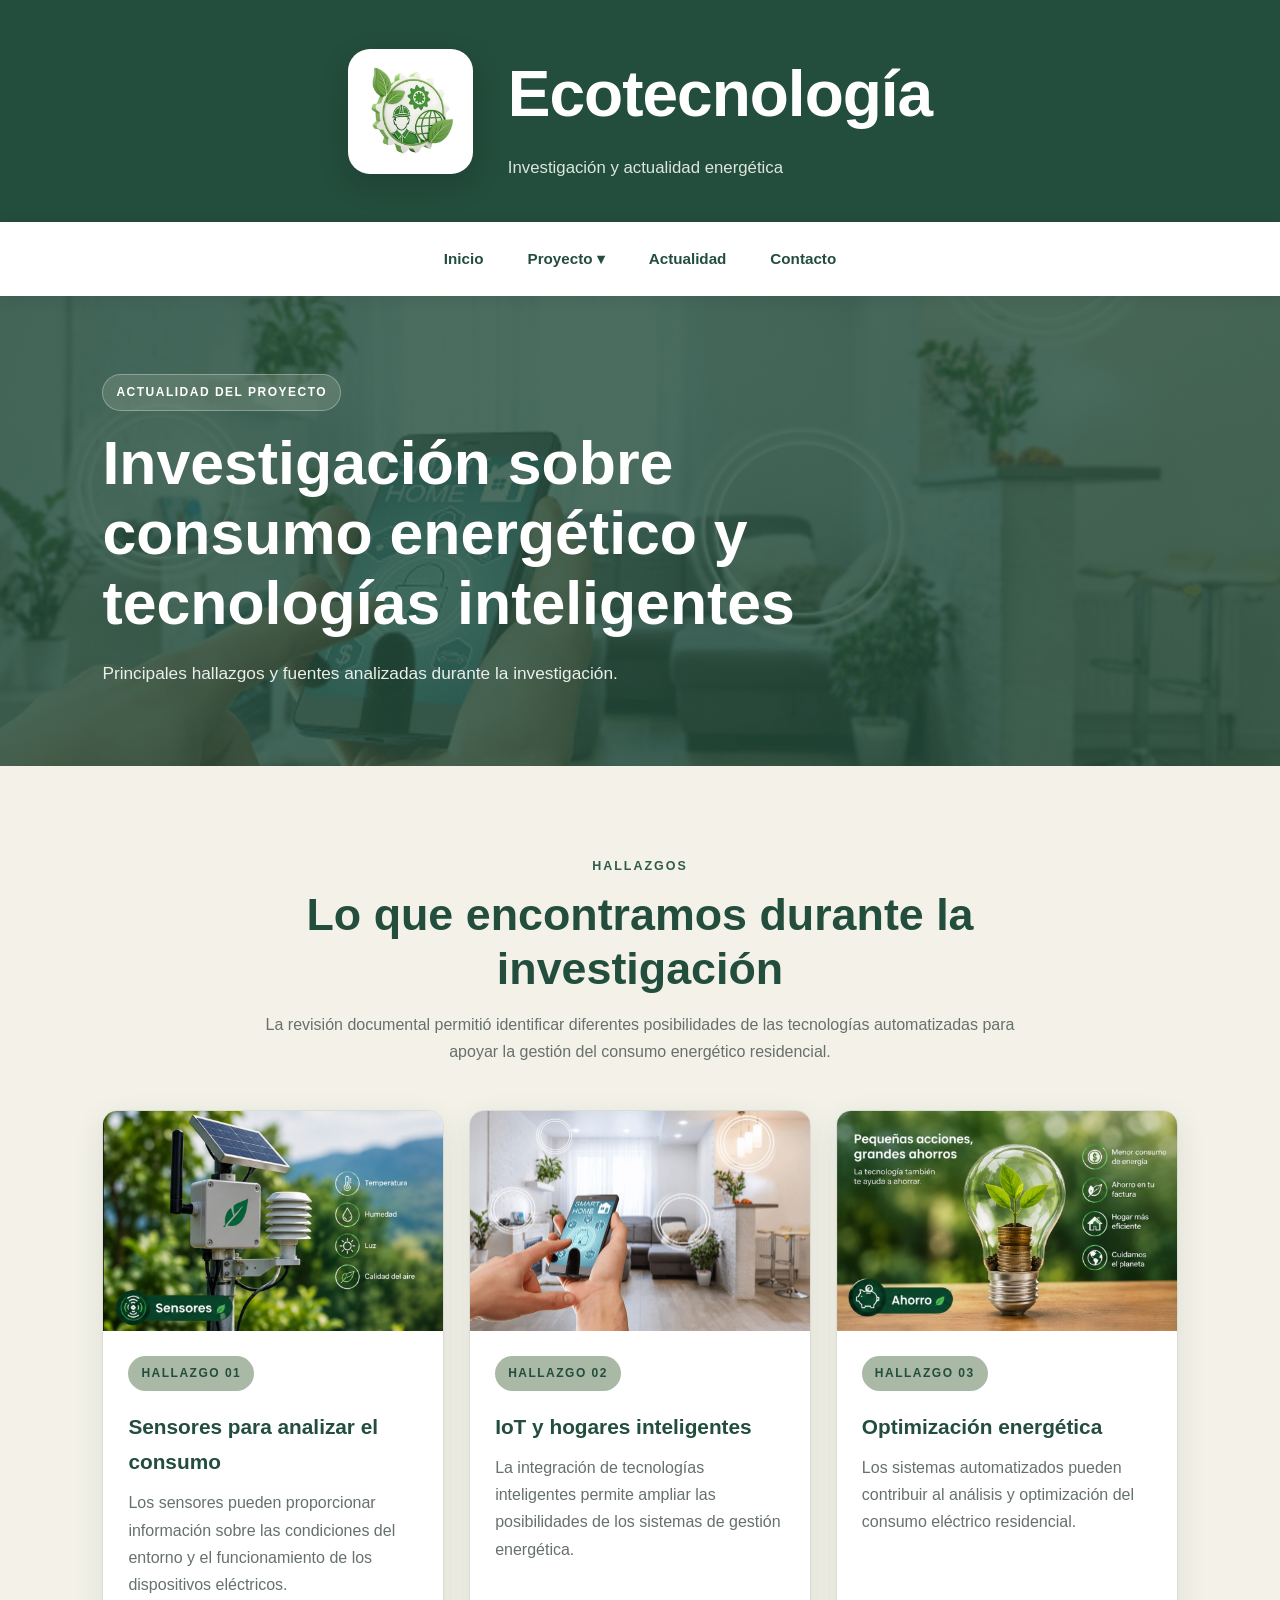
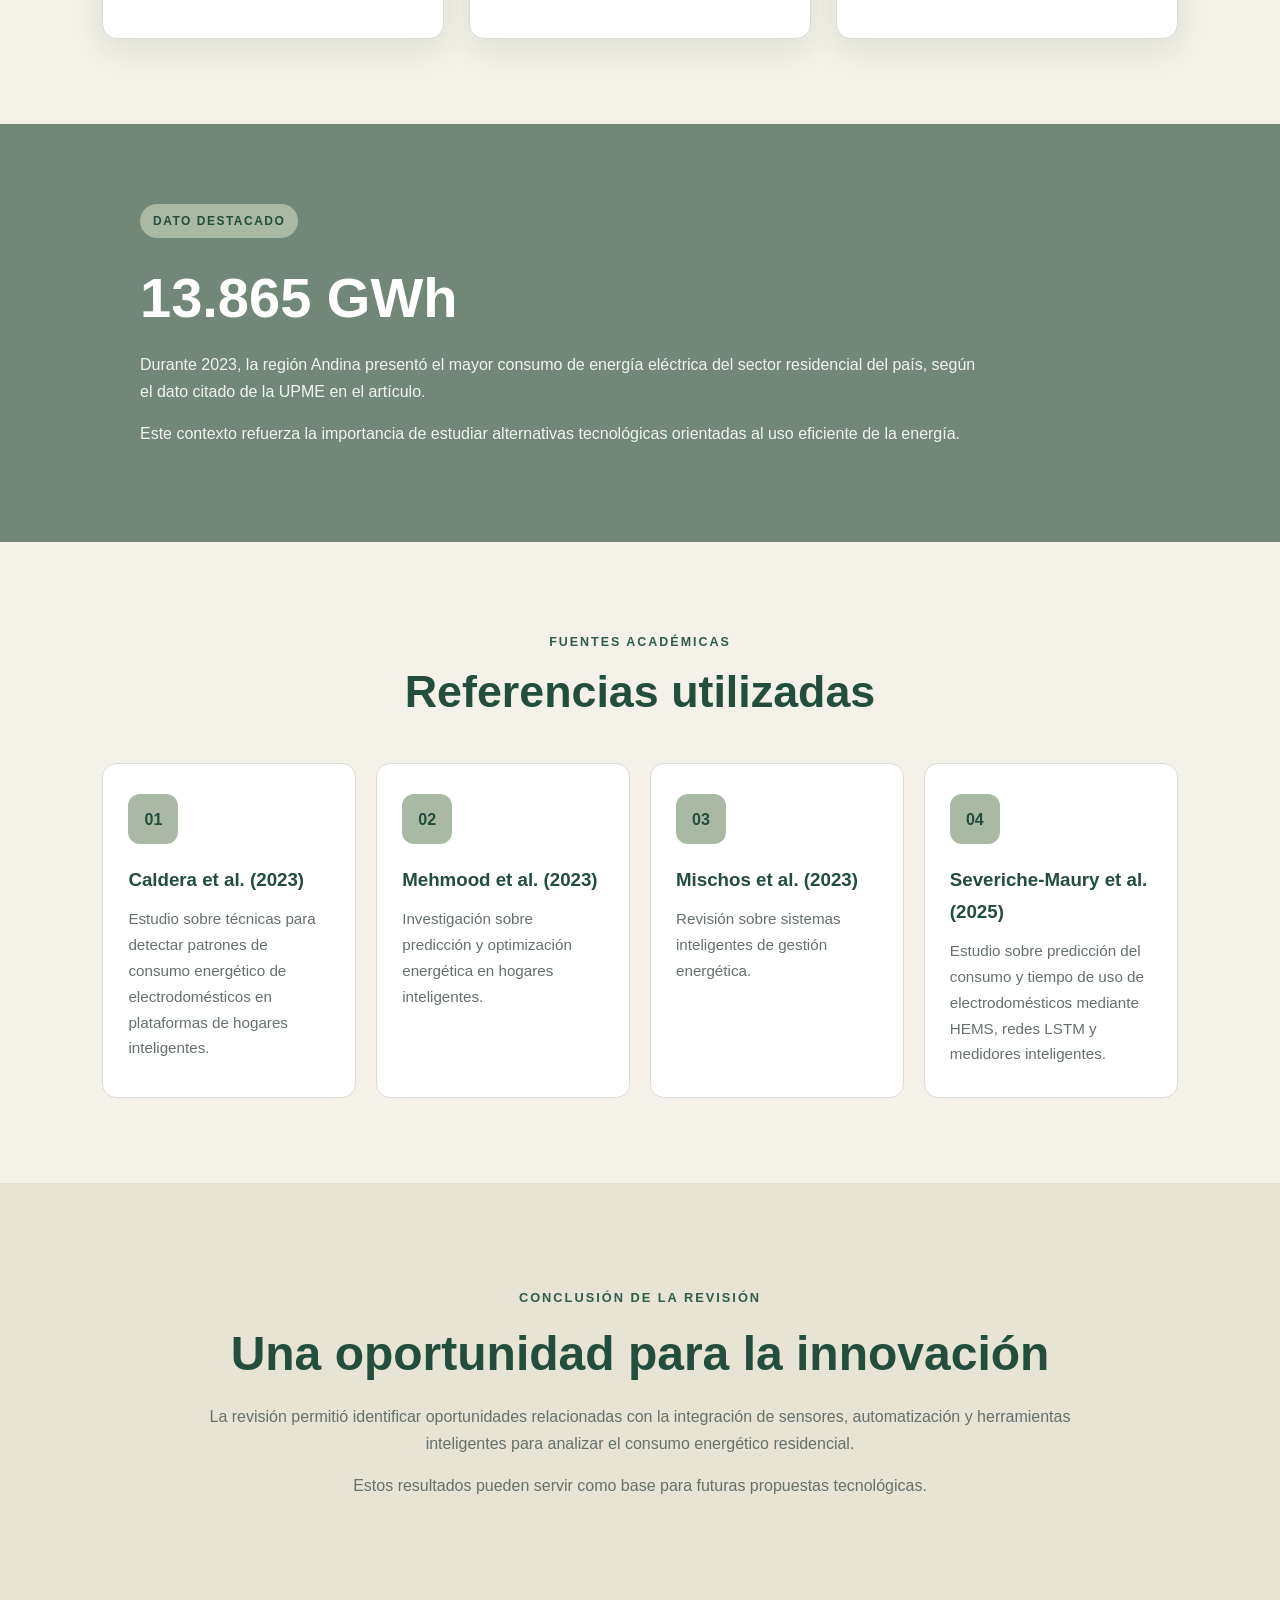
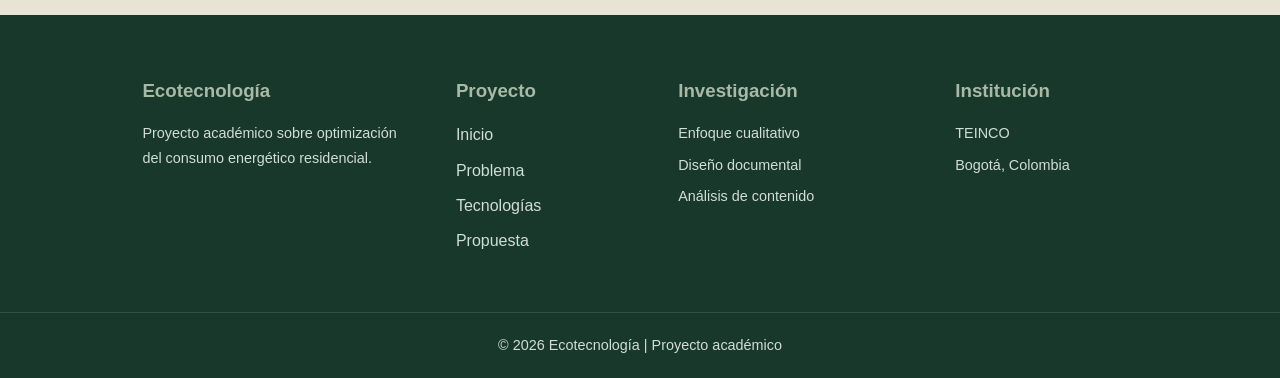
<file: noticias.html>
<!DOCTYPE html>
<html lang="es">

<head>

    <meta charset="UTF-8">

    <meta name="viewport" content="width=device-width, initial-scale=1.0">

    <title>Actualidad | Ecotecnología</title>

    <link rel="icon" type="image/png" href="imagenes/eco.png">

    <link rel="stylesheet" href="css/estilos.css">

</head>


<body>


    <!-- HEADER -->

    <header class="header">

        <div class="logo">

            <img src="imagenes/eco.png" alt="Logo de Ecotecnología">

        </div>


        <div class="header-text">

            <h1>
                Ecotecnología
            </h1>

            <p>
                Investigación y actualidad energética
            </p>

        </div>

    </header>


    <!-- MENÚ -->

    <nav class="navbar">

        <a href="index.html">
            Inicio
        </a>


        <div class="dropdown">

            <button class="dropbtn">
                Proyecto ▾
            </button>


            <div class="dropdown-content">

                <a href="problema.html">
                    Problema
                </a>

                <a href="tecnologia.html">
                    Tecnologías
                </a>

                <a href="solucion.html">
                    Propuesta
                </a>

            </div>

        </div>


        <a href="noticias.html">
            Actualidad
        </a>


        <a href="index.html#contacto">
            Contacto
        </a>

    </nav>


    <!-- BANNER -->

    <section class="hero">

        <div class="hero-content">

            <span class="etiqueta">
                ACTUALIDAD DEL PROYECTO
            </span>


            <h2>
                Investigación sobre consumo energético
                y tecnologías inteligentes
            </h2>


            <p>
                Principales hallazgos y fuentes analizadas
                durante la investigación.
            </p>

        </div>

    </section>


    <!-- INTRODUCCIÓN -->

    <section class="section">

        <div class="section-title">

            <span>
                HALLAZGOS
            </span>


            <h2>
                Lo que encontramos durante la investigación
            </h2>


            <p>
                La revisión documental permitió identificar diferentes
                posibilidades de las tecnologías automatizadas para
                apoyar la gestión del consumo energético residencial.
            </p>

        </div>


        <div class="cards">


            <!-- NOTICIA 1 -->

            <article class="card">

                <img
                    src="imagenes/sensores.jpg"
                    alt="Sensores"
                >


                <div class="card-content">

                    <span class="etiqueta">
                        HALLAZGO 01
                    </span>


                    <h3>
                        Sensores para analizar el consumo
                    </h3>


                    <p>
                        Los sensores pueden proporcionar información
                        sobre las condiciones del entorno y el
                        funcionamiento de los dispositivos eléctricos.
                    </p>

                </div>

            </article>


            <!-- NOTICIA 2 -->

            <article class="card">

                <img
                    src="imagenes/hogar-inteligente.jpg"
                    alt="Hogar inteligente"
                >


                <div class="card-content">

                    <span class="etiqueta">
                        HALLAZGO 02
                    </span>


                    <h3>
                        IoT y hogares inteligentes
                    </h3>


                    <p>
                        La integración de tecnologías inteligentes
                        permite ampliar las posibilidades de los
                        sistemas de gestión energética.
                    </p>

                </div>

            </article>


            <!-- NOTICIA 3 -->

            <article class="card">

                <img
                    src="imagenes/ahorro.jpg"
                    alt="Ahorro energético"
                >


                <div class="card-content">

                    <span class="etiqueta">
                        HALLAZGO 03
                    </span>


                    <h3>
                        Optimización energética
                    </h3>


                    <p>
                        Los sistemas automatizados pueden contribuir
                        al análisis y optimización del consumo
                        eléctrico residencial.
                    </p>

                </div>

            </article>

        </div>

    </section>


    <!-- CONTEXTO -->

    <section class="data-section">

        <div>

            <span class="etiqueta">
                DATO DESTACADO
            </span>


            <h2>
                13.865 GWh
            </h2>


            <p>
                Durante 2023, la región Andina presentó el mayor
                consumo de energía eléctrica del sector residencial
                del país, según el dato citado de la UPME en el artículo.
            </p>


            <p>
                Este contexto refuerza la importancia de estudiar
                alternativas tecnológicas orientadas al uso eficiente
                de la energía.
            </p>

        </div>

    </section>


    <!-- FUENTES -->

    <section class="section">

        <div class="section-title">

            <span>
                FUENTES ACADÉMICAS
            </span>


            <h2>
                Referencias utilizadas
            </h2>

        </div>


        <div class="technology-grid">


            <div class="technology-card">

                <div class="icon">
                    01
                </div>


                <h3>
                    Caldera et al. (2023)
                </h3>


                <p>
                    Estudio sobre técnicas para detectar patrones
                    de consumo energético de electrodomésticos
                    en plataformas de hogares inteligentes.
                </p>

            </div>


            <div class="technology-card">

                <div class="icon">
                    02
                </div>


                <h3>
                    Mehmood et al. (2023)
                </h3>


                <p>
                    Investigación sobre predicción y optimización
                    energética en hogares inteligentes.
                </p>

            </div>


            <div class="technology-card">

                <div class="icon">
                    03
                </div>


                <h3>
                    Mischos et al. (2023)
                </h3>


                <p>
                    Revisión sobre sistemas inteligentes de
                    gestión energética.
                </p>

            </div>


            <div class="technology-card">

                <div class="icon">
                    04
                </div>


                <h3>
                    Severiche-Maury et al. (2025)
                </h3>


                <p>
                    Estudio sobre predicción del consumo y tiempo
                    de uso de electrodomésticos mediante HEMS,
                    redes LSTM y medidores inteligentes.
                </p>

            </div>

        </div>

    </section>


    <!-- CONCLUSIÓN -->

    <section class="conclusion">

        <div class="conclusion-content">

            <span>
                CONCLUSIÓN DE LA REVISIÓN
            </span>


            <h2>
                Una oportunidad para la innovación
            </h2>


            <p>
                La revisión permitió identificar oportunidades
                relacionadas con la integración de sensores,
                automatización y herramientas inteligentes para
                analizar el consumo energético residencial.
            </p>


            <p>
                Estos resultados pueden servir como base para
                futuras propuestas tecnológicas.
            </p>

        </div>

    </section>


    <!-- FOOTER -->

    <footer class="footer">

        <div class="footer-container">


            <div>

                <h3>
                    Ecotecnología
                </h3>

                <p>
                    Proyecto académico sobre optimización
                    del consumo energético residencial.
                </p>

            </div>


            <div>

                <h3>
                    Proyecto
                </h3>

                <a href="index.html">
                    Inicio
                </a>

                <a href="problema.html">
                    Problema
                </a>

                <a href="tecnologia.html">
                    Tecnologías
                </a>

                <a href="solucion.html">
                    Propuesta
                </a>

            </div>


            <div>

                <h3>
                    Investigación
                </h3>

                <p>
                    Enfoque cualitativo
                </p>

                <p>
                    Diseño documental
                </p>

                <p>
                    Análisis de contenido
                </p>

            </div>


            <div>

                <h3>
                    Institución
                </h3>

                <p>
                    TEINCO
                </p>

                <p>
                    Bogotá, Colombia
                </p>

            </div>

        </div>


        <div class="footer-bottom">

            <p>
                © 2026 Ecotecnología | Proyecto académico
            </p>

        </div>

    </footer>


    <script src="js/script.js"></script>

</body>

</html>
</file>
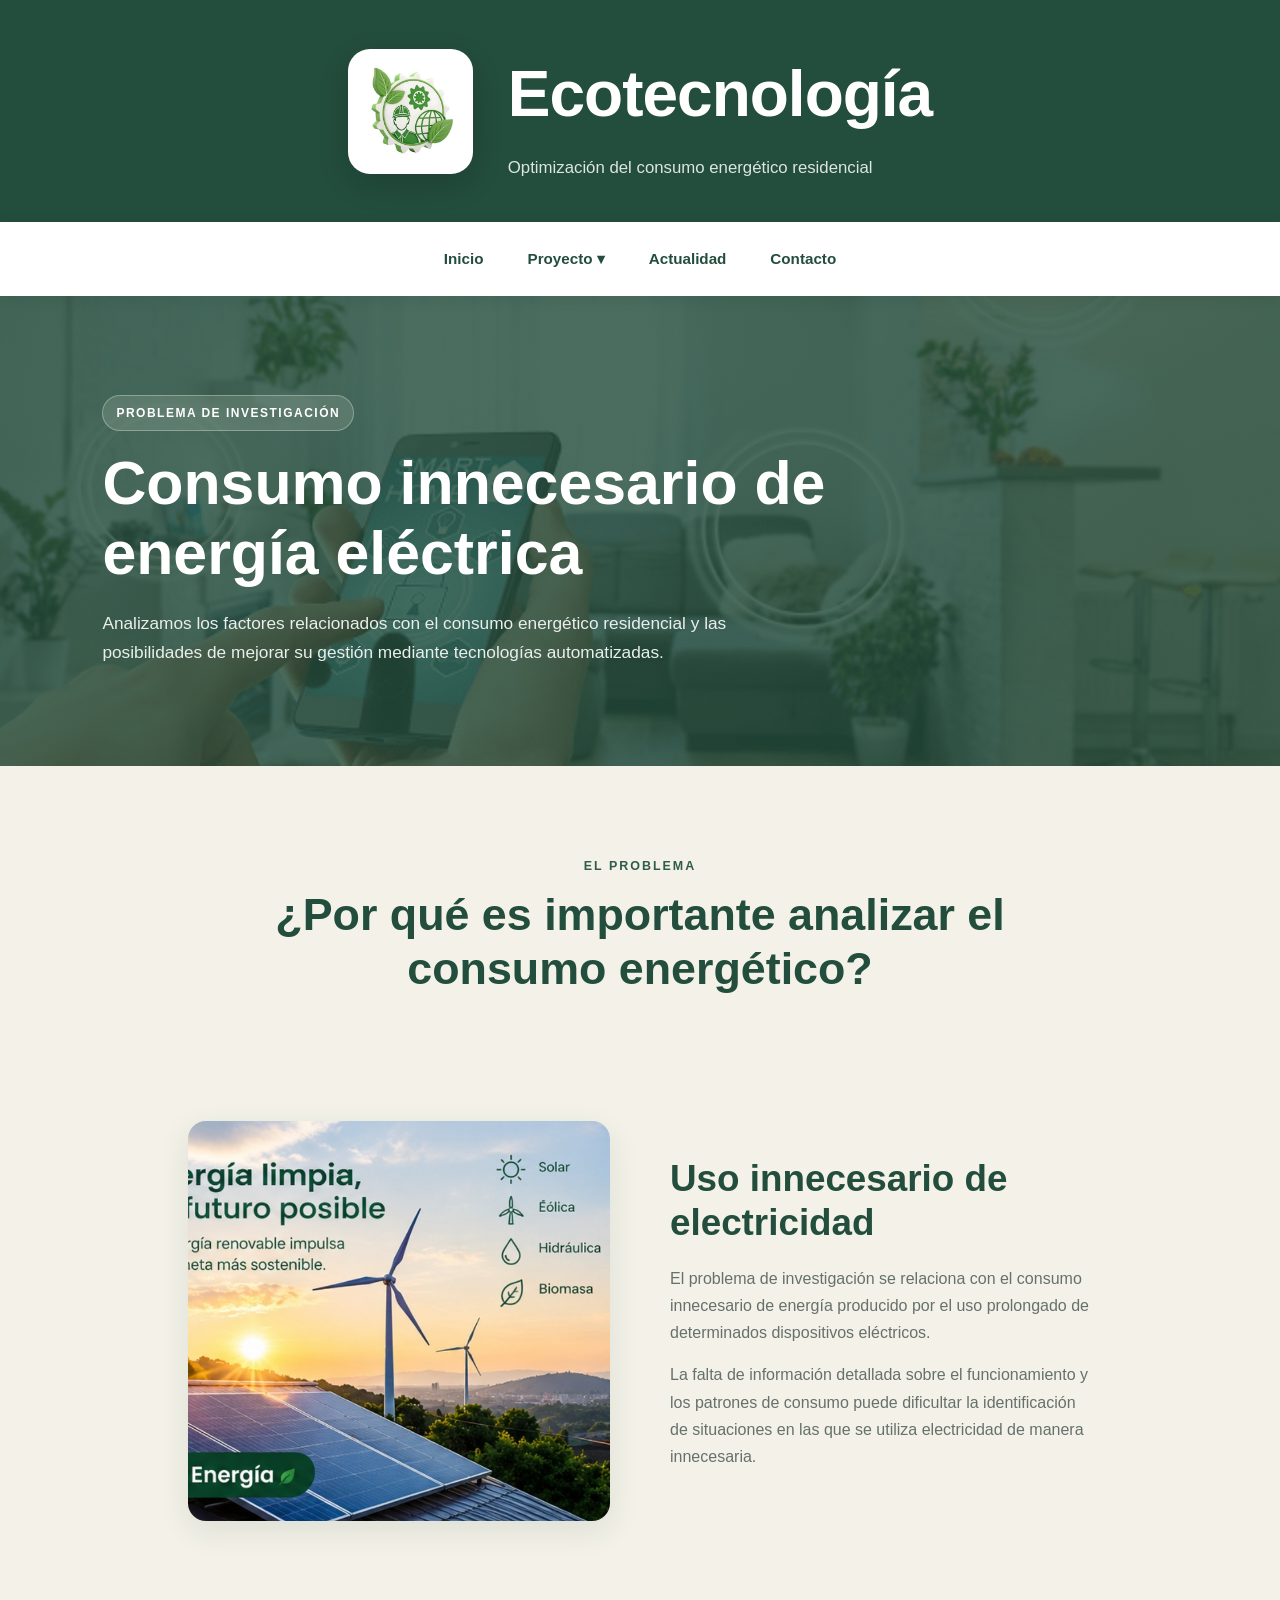
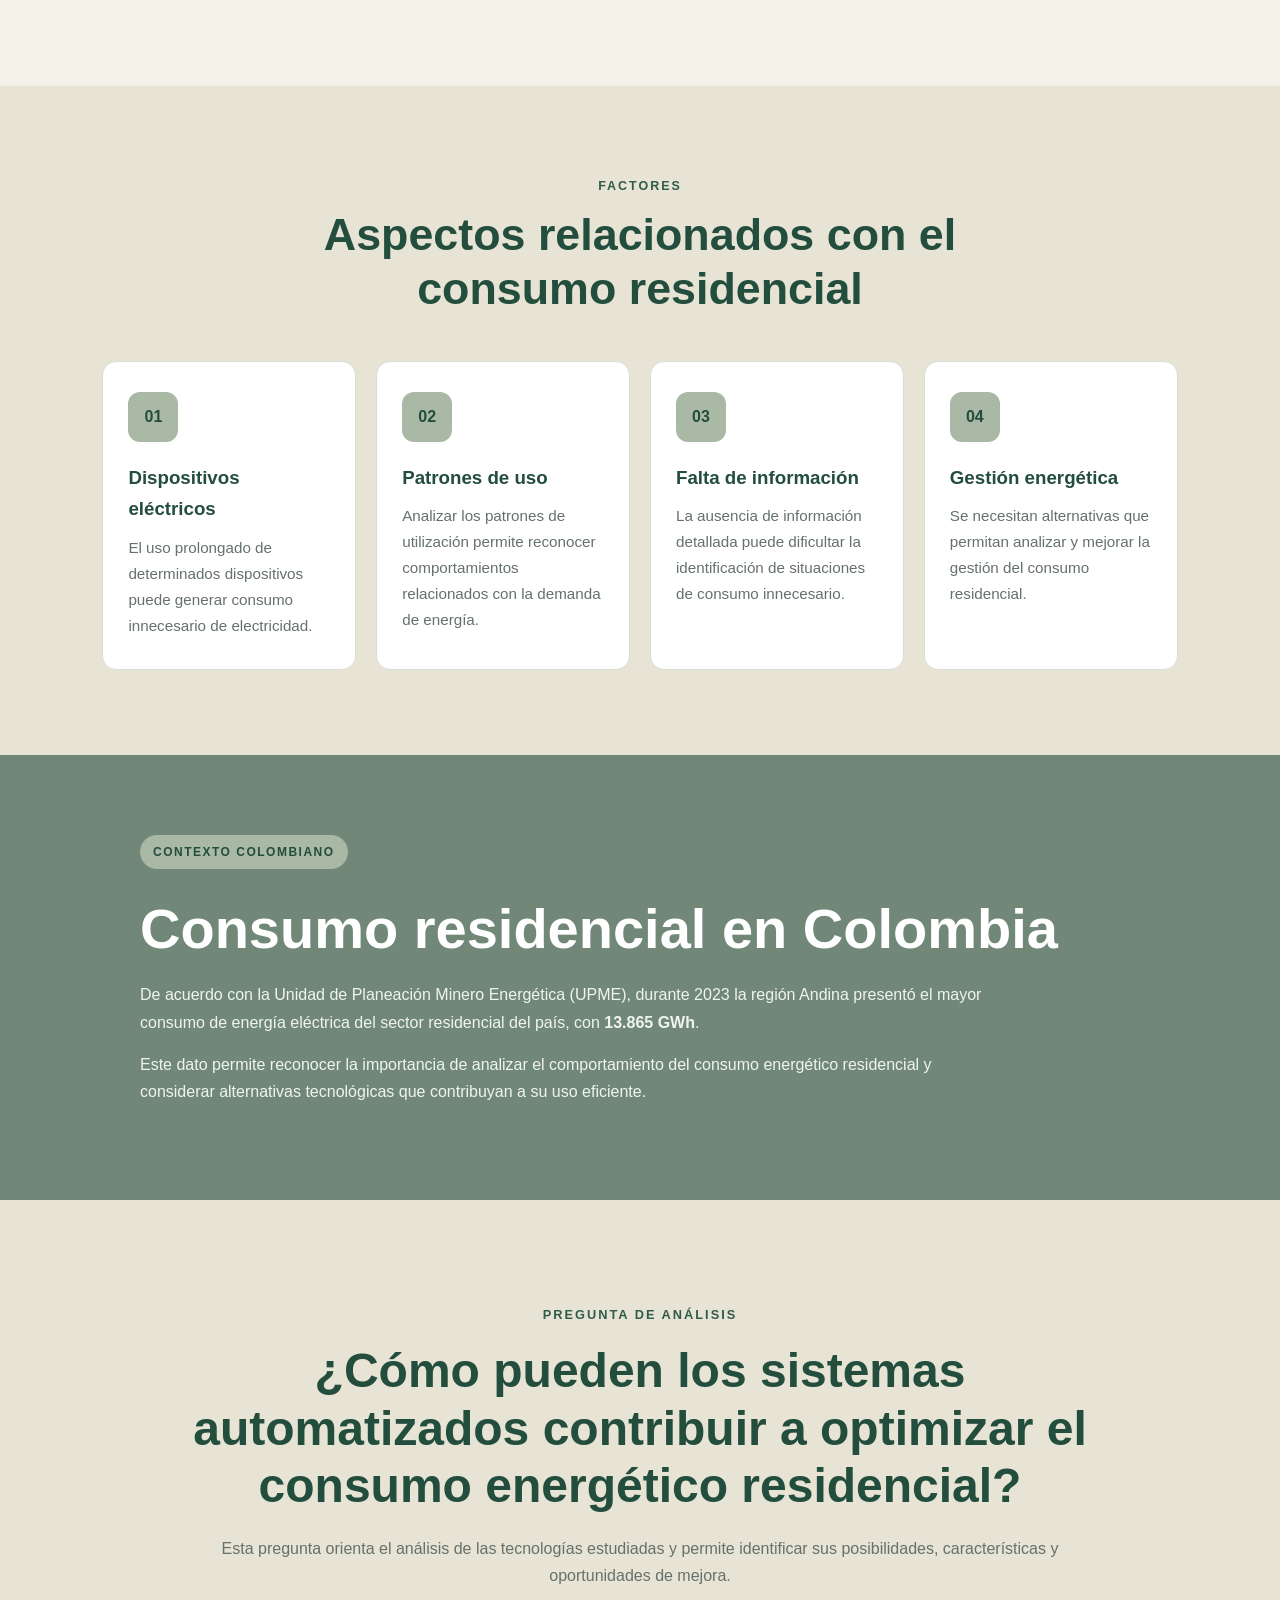
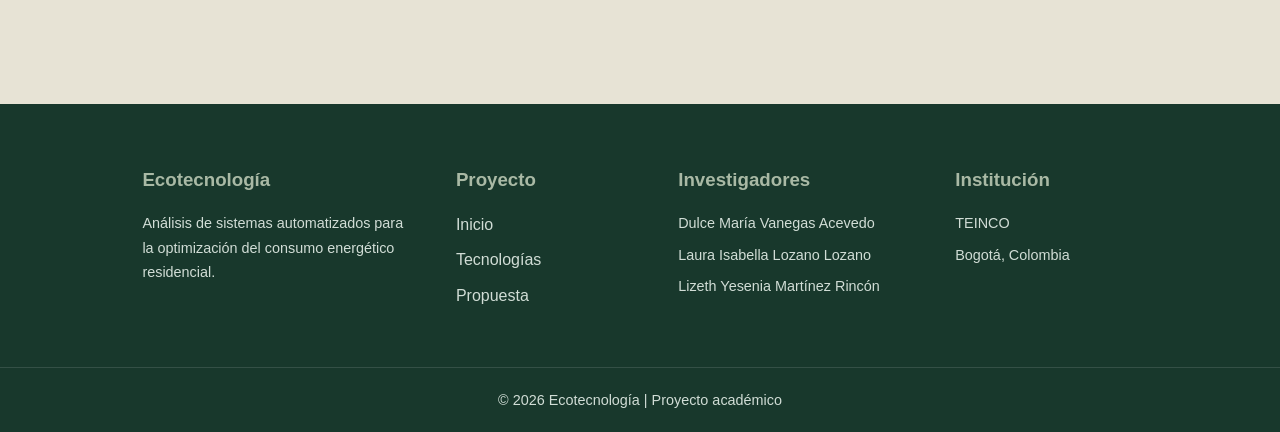
<file: problema.html>
<!DOCTYPE html>
<html lang="es">

<head>

    <meta charset="UTF-8">

    <meta name="viewport" content="width=device-width, initial-scale=1.0">

    <title>Problema | Ecotecnología</title>

    <link rel="icon" type="image/png" href="imagenes/eco.png">

    <link rel="stylesheet" href="css/estilos.css">

</head>


<body>

    <!-- HEADER -->

    <header class="header">

        <div class="logo">

            <img src="imagenes/eco.png" alt="Logo de Ecotecnología">

        </div>


        <div class="header-text">

            <h1>Ecotecnología</h1>

            <p>
                Optimización del consumo energético residencial
            </p>

        </div>

    </header>


    <!-- MENÚ -->

    <nav class="navbar">

        <a href="index.html">Inicio</a>


        <div class="dropdown">

            <button class="dropbtn">
                Proyecto ▾
            </button>

            <div class="dropdown-content">

                <a href="problema.html">
                    Problema
                </a>

                <a href="tecnologia.html">
                    Tecnologías
                </a>

                <a href="solucion.html">
                    Propuesta
                </a>

            </div>

        </div>


        <a href="noticias.html">
            Actualidad
        </a>


        <a href="index.html#contacto">
            Contacto
        </a>

    </nav>


    <!-- BANNER -->

    <section class="hero">

        <div class="hero-content">

            <span class="etiqueta">
                PROBLEMA DE INVESTIGACIÓN
            </span>


            <h2>
                Consumo innecesario de energía eléctrica
            </h2>


            <p>
                Analizamos los factores relacionados con el consumo
                energético residencial y las posibilidades de mejorar
                su gestión mediante tecnologías automatizadas.
            </p>

        </div>

    </section>


    <!-- PROBLEMA -->

    <section class="section">

        <div class="section-title">

            <span>EL PROBLEMA</span>

            <h2>
                ¿Por qué es importante analizar el consumo energético?
            </h2>

        </div>


        <div class="project-section">

            <div class="project-image">

                <img
                    src="imagenes/energia.jpg"
                    alt="Consumo de energía eléctrica"
                >

            </div>


            <div class="project-text">

                <h2>
                    Uso innecesario de electricidad
                </h2>

                <p>
                    El problema de investigación se relaciona con el
                    consumo innecesario de energía producido por el uso
                    prolongado de determinados dispositivos eléctricos.
                </p>

                <p>
                    La falta de información detallada sobre el funcionamiento
                    y los patrones de consumo puede dificultar la identificación
                    de situaciones en las que se utiliza electricidad
                    de manera innecesaria.
                </p>

            </div>

        </div>

    </section>


    <!-- FACTORES -->

    <section class="technology-section">

        <div class="section-title">

            <span>FACTORES</span>

            <h2>
                Aspectos relacionados con el consumo residencial
            </h2>

        </div>


        <div class="technology-grid">


            <div class="technology-card">

                <div class="icon">
                    01
                </div>

                <h3>
                    Dispositivos eléctricos
                </h3>

                <p>
                    El uso prolongado de determinados dispositivos
                    puede generar consumo innecesario de electricidad.
                </p>

            </div>


            <div class="technology-card">

                <div class="icon">
                    02
                </div>

                <h3>
                    Patrones de uso
                </h3>

                <p>
                    Analizar los patrones de utilización permite reconocer
                    comportamientos relacionados con la demanda de energía.
                </p>

            </div>


            <div class="technology-card">

                <div class="icon">
                    03
                </div>

                <h3>
                    Falta de información
                </h3>

                <p>
                    La ausencia de información detallada puede dificultar
                    la identificación de situaciones de consumo innecesario.
                </p>

            </div>


            <div class="technology-card">

                <div class="icon">
                    04
                </div>

                <h3>
                    Gestión energética
                </h3>

                <p>
                    Se necesitan alternativas que permitan analizar
                    y mejorar la gestión del consumo residencial.
                </p>

            </div>

        </div>

    </section>


    <!-- CONTEXTO COLOMBIANO -->

    <section class="data-section">

        <div>

            <span class="etiqueta">
                CONTEXTO COLOMBIANO
            </span>


            <h2>
                Consumo residencial en Colombia
            </h2>


            <p>
                De acuerdo con la Unidad de Planeación Minero Energética
                (UPME), durante 2023 la región Andina presentó el mayor
                consumo de energía eléctrica del sector residencial
                del país, con <strong>13.865 GWh</strong>.
            </p>


            <p>
                Este dato permite reconocer la importancia de analizar
                el comportamiento del consumo energético residencial
                y considerar alternativas tecnológicas que contribuyan
                a su uso eficiente.
            </p>

        </div>

    </section>


    <!-- PREGUNTA -->

    <section class="conclusion">

        <div class="conclusion-content">

            <span>
                PREGUNTA DE ANÁLISIS
            </span>


            <h2>
                ¿Cómo pueden los sistemas automatizados contribuir
                a optimizar el consumo energético residencial?
            </h2>


            <p>
                Esta pregunta orienta el análisis de las tecnologías
                estudiadas y permite identificar sus posibilidades,
                características y oportunidades de mejora.
            </p>

        </div>

    </section>


    <!-- FOOTER -->

    <footer class="footer">

        <div class="footer-container">


            <div>

                <h3>
                    Ecotecnología
                </h3>

                <p>
                    Análisis de sistemas automatizados para la
                    optimización del consumo energético residencial.
                </p>

            </div>


            <div>

                <h3>
                    Proyecto
                </h3>

                <a href="index.html">
                    Inicio
                </a>

                <a href="tecnologia.html">
                    Tecnologías
                </a>

                <a href="solucion.html">
                    Propuesta
                </a>

            </div>


            <div>

                <h3>
                    Investigadores
                </h3>

                <p>
                    Dulce María Vanegas Acevedo
                </p>

                <p>
                    Laura Isabella Lozano Lozano
                </p>

                <p>
                    Lizeth Yesenia Martínez Rincón
                </p>

            </div>


            <div>

                <h3>
                    Institución
                </h3>

                <p>
                    TEINCO
                </p>

                <p>
                    Bogotá, Colombia
                </p>

            </div>

        </div>


        <div class="footer-bottom">

            <p>
                © 2026 Ecotecnología | Proyecto académico
            </p>

        </div>

    </footer>


    <script src="js/script.js"></script>

</body>

</html>
</file>
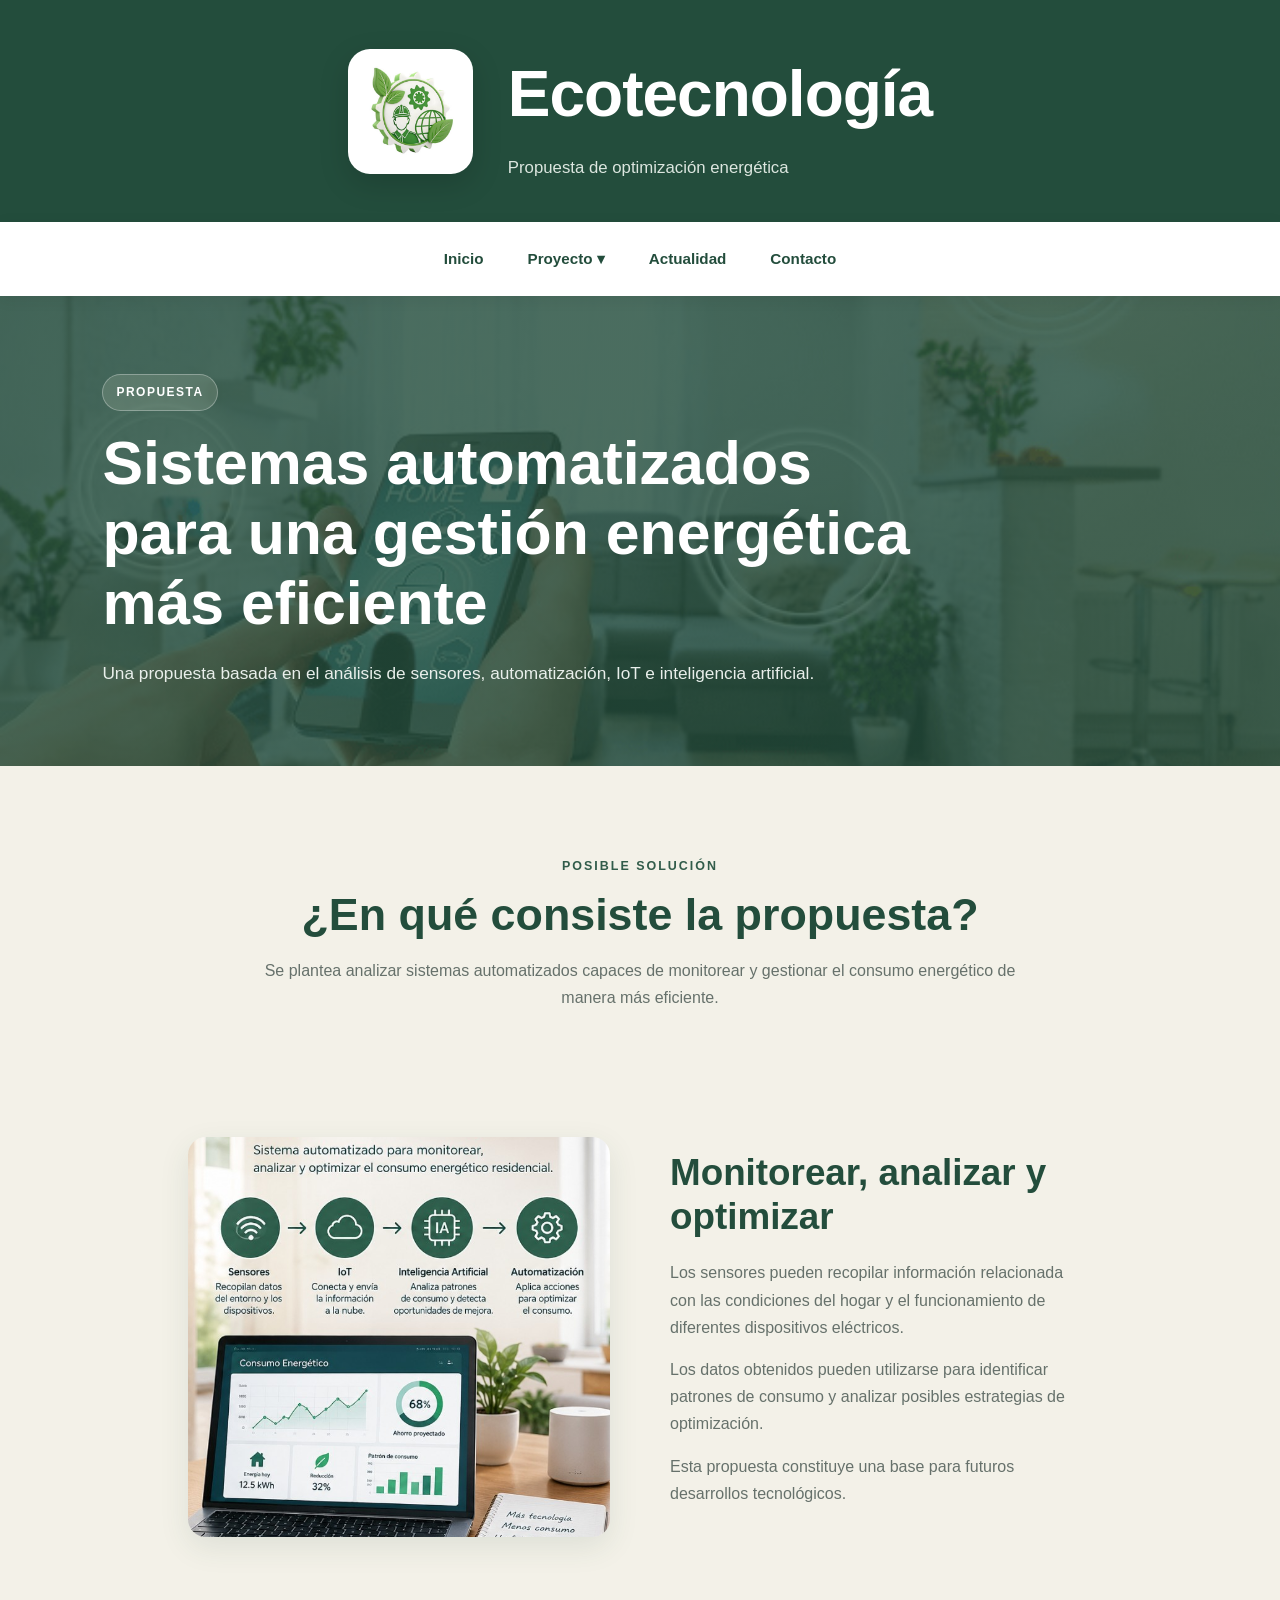
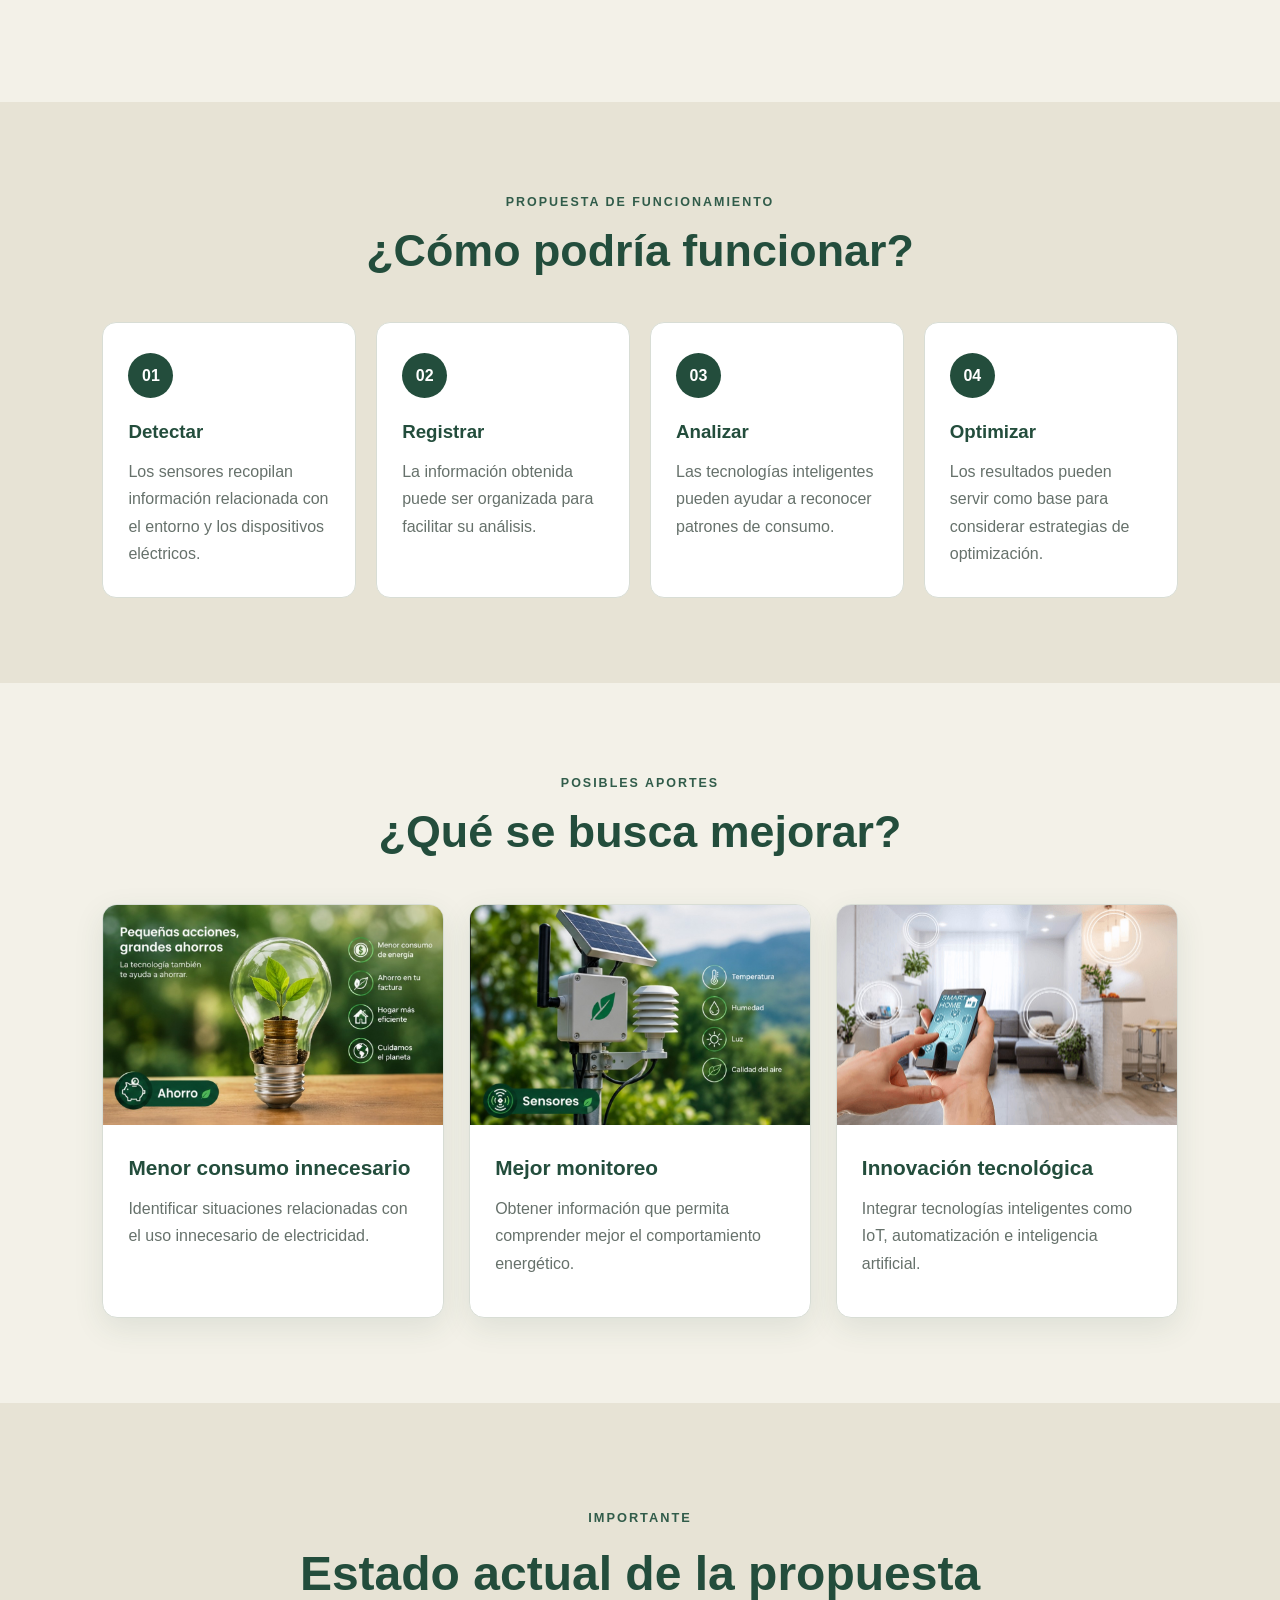
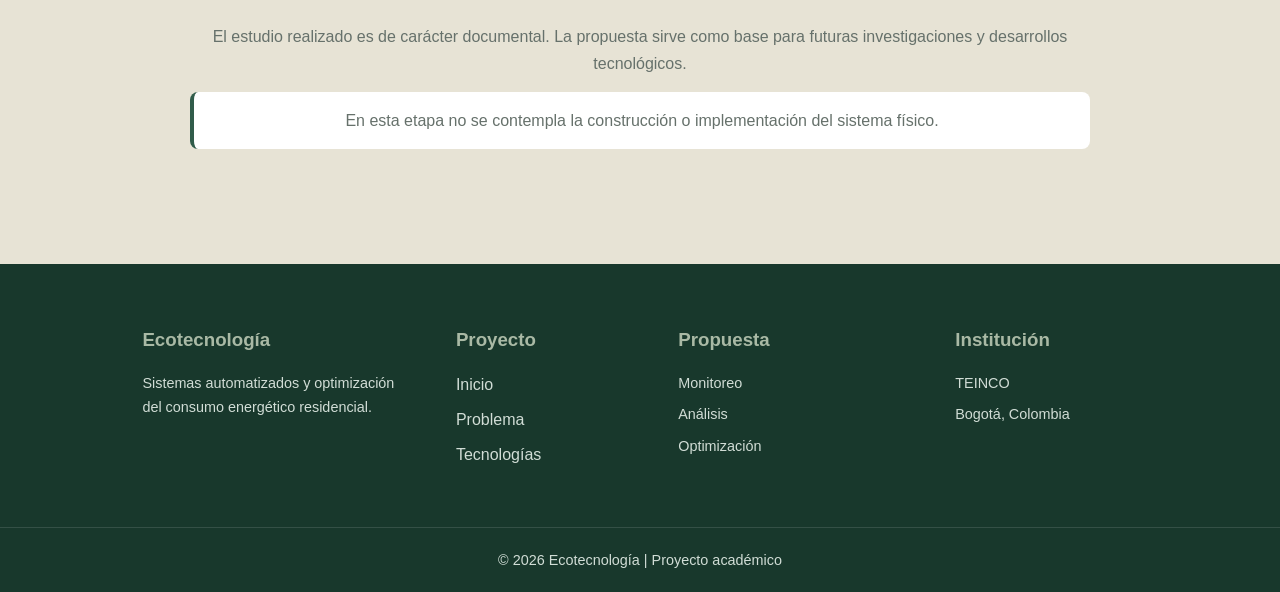
<file: solucion.html>
<!DOCTYPE html>
<html lang="es">

<head>

    <meta charset="UTF-8">

    <meta name="viewport" content="width=device-width, initial-scale=1.0">

    <title>Propuesta | Ecotecnología</title>

    <link rel="icon" type="image/png" href="imagenes/eco.png">

    <link rel="stylesheet" href="css/estilos.css">

</head>


<body>


    <!-- HEADER -->

    <header class="header">

        <div class="logo">

            <img src="imagenes/eco.png" alt="Logo de Ecotecnología">

        </div>


        <div class="header-text">

            <h1>
                Ecotecnología
            </h1>

            <p>
                Propuesta de optimización energética
            </p>

        </div>

    </header>


    <!-- MENÚ -->

    <nav class="navbar">

        <a href="index.html">
            Inicio
        </a>


        <div class="dropdown">

            <button class="dropbtn">
                Proyecto ▾
            </button>


            <div class="dropdown-content">

                <a href="problema.html">
                    Problema
                </a>

                <a href="tecnologia.html">
                    Tecnologías
                </a>

                <a href="solucion.html">
                    Propuesta
                </a>

            </div>

        </div>


        <a href="noticias.html">
            Actualidad
        </a>


        <a href="index.html#contacto">
            Contacto
        </a>

    </nav>


    <!-- BANNER -->

    <section class="hero">

        <div class="hero-content">

            <span class="etiqueta">
                PROPUESTA
            </span>


            <h2>
                Sistemas automatizados para una
                gestión energética más eficiente
            </h2>


            <p>
                Una propuesta basada en el análisis de sensores,
                automatización, IoT e inteligencia artificial.
            </p>

        </div>

    </section>


    <!-- PROPUESTA -->

    <section class="section">

        <div class="section-title">

            <span>
                POSIBLE SOLUCIÓN
            </span>


            <h2>
                ¿En qué consiste la propuesta?
            </h2>


            <p>
                Se plantea analizar sistemas automatizados capaces
                de monitorear y gestionar el consumo energético
                de manera más eficiente.
            </p>

        </div>


        <div class="project-section">


            <div class="project-image">

                <img
                    src="imagenes/propuesta-tecnologica.jpg" alt="Propuesta tecnológica"
                    alt="Propuesta tecnológica"
                >

            </div>


            <div class="project-text">

                <h2>
                    Monitorear, analizar y optimizar
                </h2>


                <p>
                    Los sensores pueden recopilar información relacionada
                    con las condiciones del hogar y el funcionamiento
                    de diferentes dispositivos eléctricos.
                </p>


                <p>
                    Los datos obtenidos pueden utilizarse para identificar
                    patrones de consumo y analizar posibles estrategias
                    de optimización.
                </p>


                <p>
                    Esta propuesta constituye una base para futuros
                    desarrollos tecnológicos.
                </p>

            </div>

        </div>

    </section>


    <!-- PROCESO -->

    <section class="technology-section">

        <div class="section-title">

            <span>
                PROPUESTA DE FUNCIONAMIENTO
            </span>


            <h2>
                ¿Cómo podría funcionar?
            </h2>

        </div>


        <div class="steps">


            <div class="step">

                <span>
                    01
                </span>


                <h3>
                    Detectar
                </h3>


                <p>
                    Los sensores recopilan información relacionada
                    con el entorno y los dispositivos eléctricos.
                </p>

            </div>


            <div class="step">

                <span>
                    02
                </span>


                <h3>
                    Registrar
                </h3>


                <p>
                    La información obtenida puede ser organizada
                    para facilitar su análisis.
                </p>

            </div>


            <div class="step">

                <span>
                    03
                </span>


                <h3>
                    Analizar
                </h3>


                <p>
                    Las tecnologías inteligentes pueden ayudar
                    a reconocer patrones de consumo.
                </p>

            </div>


            <div class="step">

                <span>
                    04
                </span>


                <h3>
                    Optimizar
                </h3>


                <p>
                    Los resultados pueden servir como base para
                    considerar estrategias de optimización.
                </p>

            </div>

        </div>

    </section>


    <!-- BENEFICIOS -->

    <section class="section">

        <div class="section-title">

            <span>
                POSIBLES APORTES
            </span>


            <h2>
                ¿Qué se busca mejorar?
            </h2>

        </div>


        <div class="cards">


            <article class="card">

                <img
                    src="imagenes/ahorro.jpg"
                    alt="Ahorro energético"
                >


                <div class="card-content">

                    <h3>
                        Menor consumo innecesario
                    </h3>


                    <p>
                        Identificar situaciones relacionadas con
                        el uso innecesario de electricidad.
                    </p>

                </div>

            </article>


            <article class="card">

                <img
                    src="imagenes/sensores.jpg"
                    alt="Monitoreo mediante sensores"
                >


                <div class="card-content">

                    <h3>
                        Mejor monitoreo
                    </h3>


                    <p>
                        Obtener información que permita comprender
                        mejor el comportamiento energético.
                    </p>

                </div>

            </article>


            <article class="card">

                <img
                    src="imagenes/hogar-inteligente.jpg"
                    alt="Hogar inteligente"
                >


                <div class="card-content">

                    <h3>
                        Innovación tecnológica
                    </h3>


                    <p>
                        Integrar tecnologías inteligentes como IoT,
                        automatización e inteligencia artificial.
                    </p>

                </div>

            </article>

        </div>

    </section>


    <!-- LIMITACIÓN -->

    <section class="conclusion">

        <div class="conclusion-content">

            <span>
                IMPORTANTE
            </span>


            <h2>
                Estado actual de la propuesta
            </h2>


            <p>
                El estudio realizado es de carácter documental.
                La propuesta sirve como base para futuras investigaciones
                y desarrollos tecnológicos.
            </p>


            <p class="notice">
                En esta etapa no se contempla la construcción
                o implementación del sistema físico.
            </p>

        </div>

    </section>


    <!-- FOOTER -->

    <footer class="footer">

        <div class="footer-container">


            <div>

                <h3>
                    Ecotecnología
                </h3>

                <p>
                    Sistemas automatizados y optimización
                    del consumo energético residencial.
                </p>

            </div>


            <div>

                <h3>
                    Proyecto
                </h3>

                <a href="index.html">
                    Inicio
                </a>

                <a href="problema.html">
                    Problema
                </a>

                <a href="tecnologia.html">
                    Tecnologías
                </a>

            </div>


            <div>

                <h3>
                    Propuesta
                </h3>

                <p>
                    Monitoreo
                </p>

                <p>
                    Análisis
                </p>

                <p>
                    Optimización
                </p>

            </div>


            <div>

                <h3>
                    Institución
                </h3>

                <p>
                    TEINCO
                </p>

                <p>
                    Bogotá, Colombia
                </p>

            </div>

        </div>


        <div class="footer-bottom">

            <p>
                © 2026 Ecotecnología | Proyecto académico
            </p>

        </div>

    </footer>


    <script src="js/script.js"></script>

</body>

</html>
</file>
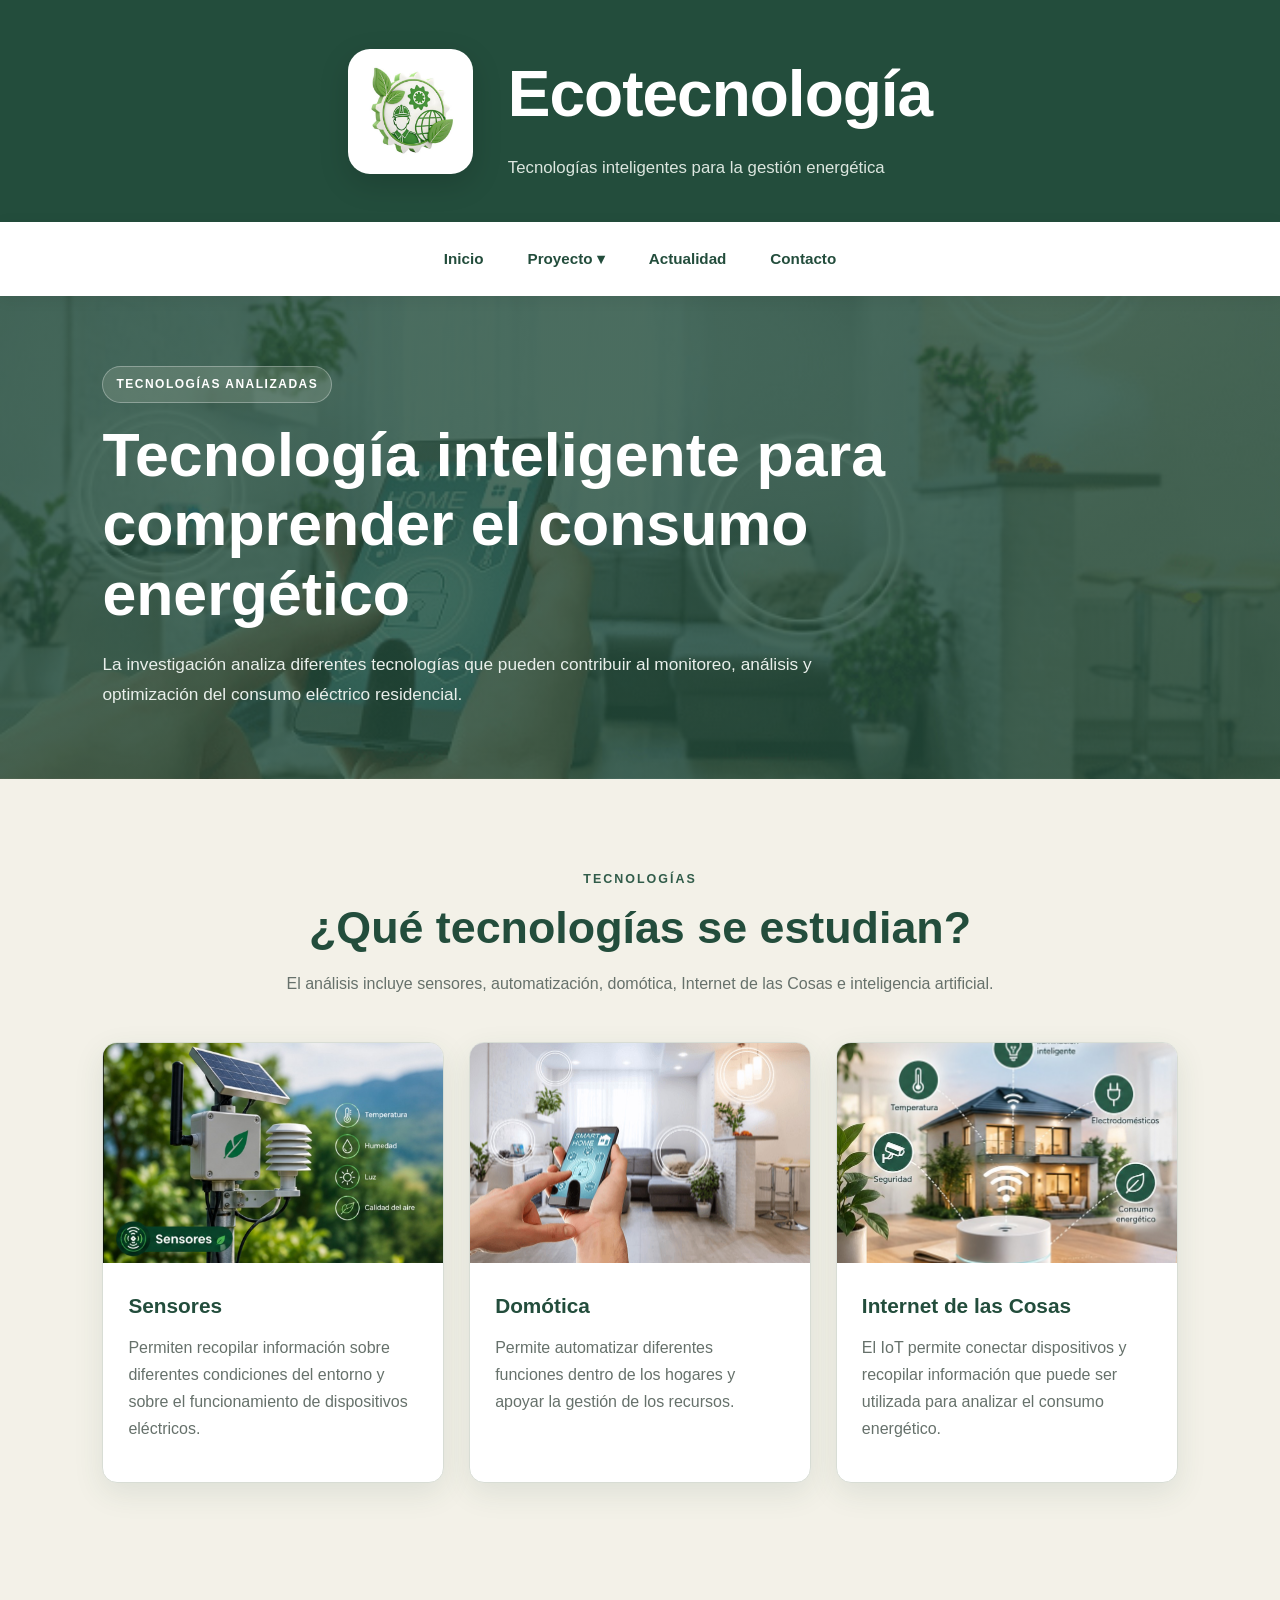
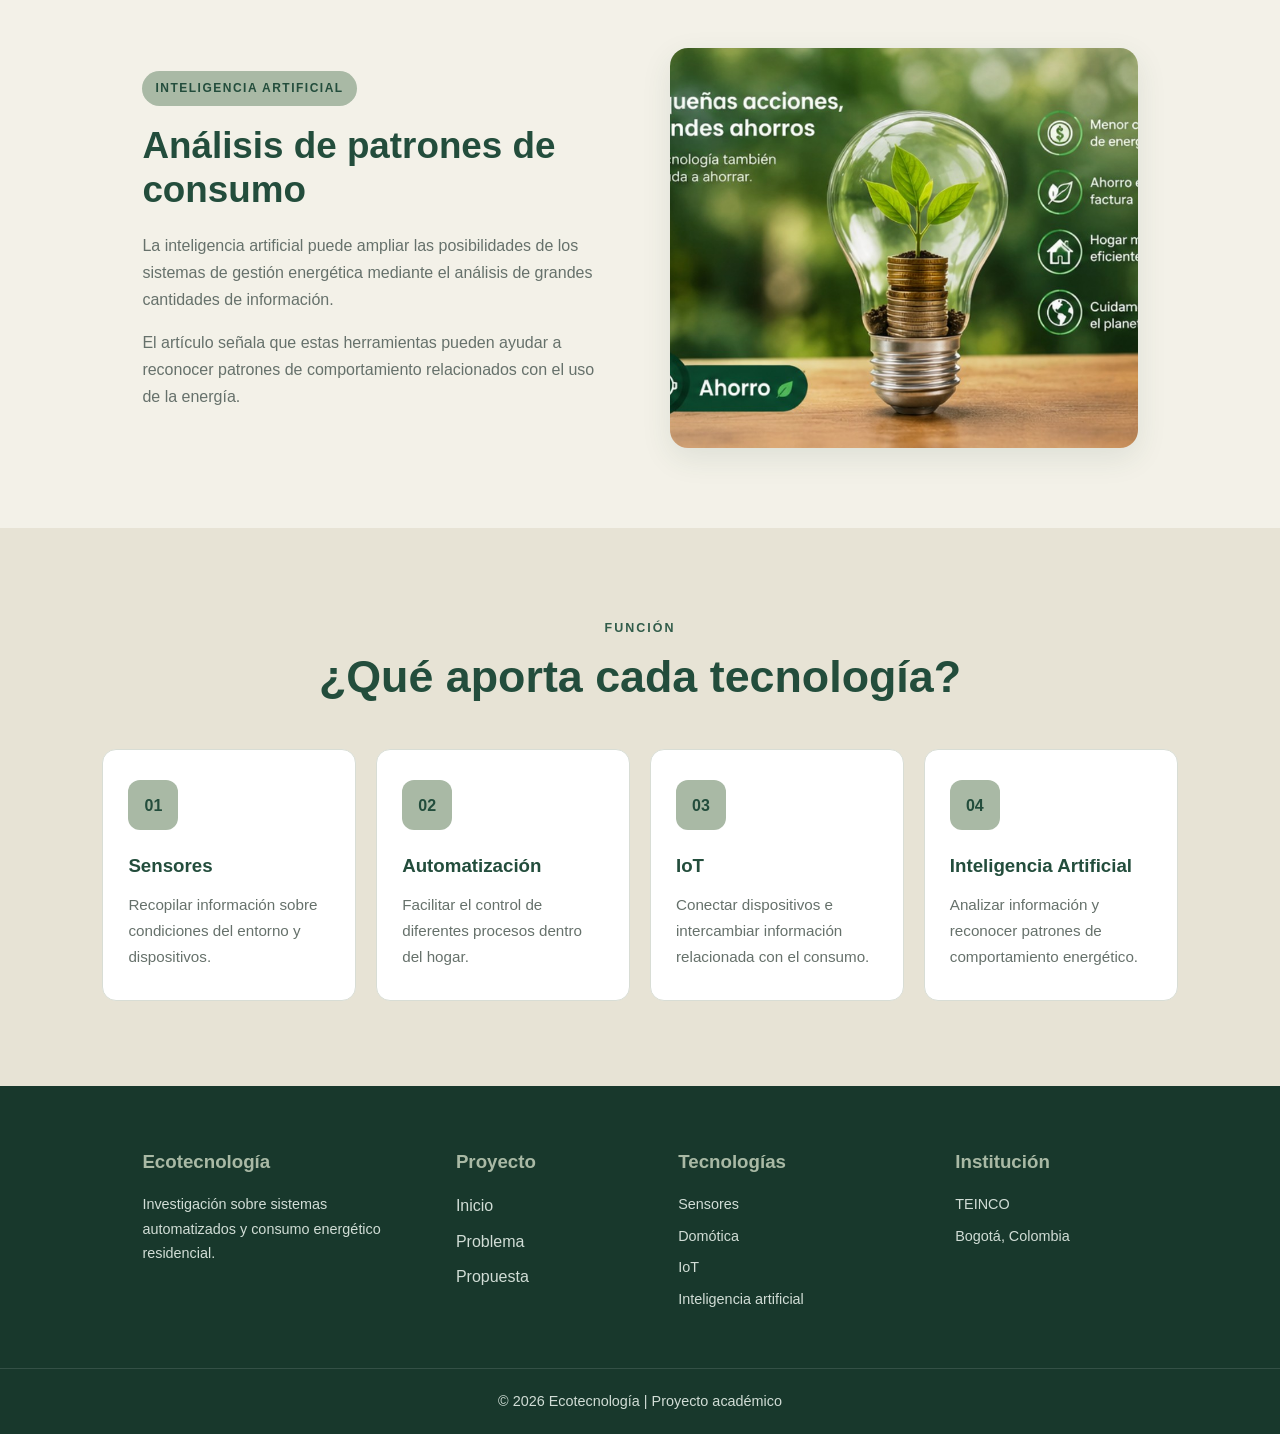
<file: tecnologia.html>
<!DOCTYPE html>
<html lang="es">

<head>

    <meta charset="UTF-8">

    <meta name="viewport" content="width=device-width, initial-scale=1.0">

    <title>Tecnologías | Ecotecnología</title>

    <link rel="icon" type="image/png" href="imagenes/eco.png">

    <link rel="stylesheet" href="css/estilos.css">

</head>


<body>


    <!-- HEADER -->

    <header class="header">

        <div class="logo">

            <img src="imagenes/eco.png" alt="Logo de Ecotecnología">

        </div>


        <div class="header-text">

            <h1>
                Ecotecnología
            </h1>

            <p>
                Tecnologías inteligentes para la gestión energética
            </p>

        </div>

    </header>


    <!-- MENÚ -->

    <nav class="navbar">

        <a href="index.html">
            Inicio
        </a>


        <div class="dropdown">

            <button class="dropbtn">
                Proyecto ▾
            </button>


            <div class="dropdown-content">

                <a href="problema.html">
                    Problema
                </a>

                <a href="tecnologia.html">
                    Tecnologías
                </a>

                <a href="solucion.html">
                    Propuesta
                </a>

            </div>

        </div>


        <a href="noticias.html">
            Actualidad
        </a>


        <a href="index.html#contacto">
            Contacto
        </a>

    </nav>


    <!-- BANNER -->

    <section class="hero">

        <div class="hero-content">

            <span class="etiqueta">
                TECNOLOGÍAS ANALIZADAS
            </span>


            <h2>
                Tecnología inteligente para comprender
                el consumo energético
            </h2>


            <p>
                La investigación analiza diferentes tecnologías
                que pueden contribuir al monitoreo, análisis
                y optimización del consumo eléctrico residencial.
            </p>

        </div>

    </section>


    <!-- INTRODUCCIÓN -->

    <section class="section">

        <div class="section-title">

            <span>
                TECNOLOGÍAS
            </span>


            <h2>
                ¿Qué tecnologías se estudian?
            </h2>


            <p>
                El análisis incluye sensores, automatización,
                domótica, Internet de las Cosas e inteligencia artificial.
            </p>

        </div>


        <div class="cards">


            <!-- SENSORES -->

            <article class="card">

                <img
                    src="imagenes/sensores.jpg"
                    alt="Sensores inteligentes"
                >


                <div class="card-content">

                    <h3>
                        Sensores
                    </h3>


                    <p>
                        Permiten recopilar información sobre diferentes
                        condiciones del entorno y sobre el funcionamiento
                        de dispositivos eléctricos.
                    </p>

                </div>

            </article>


            <!-- DOMÓTICA -->

            <article class="card">

                <img
                    src="imagenes/hogar-inteligente.jpg"
                    alt="Domótica en el hogar"
                >


                <div class="card-content">

                    <h3>
                        Domótica
                    </h3>


                    <p>
                        Permite automatizar diferentes funciones dentro
                        de los hogares y apoyar la gestión de los recursos.
                    </p>

                </div>

            </article>


            <!-- IoT -->

            <article class="card">

                <img
                    src="imagenes/tecnologia-iot.jpg" alt="Tecnología IoT"
                    alt="Tecnología IoT"
                >


                <div class="card-content">

                    <h3>
                        Internet de las Cosas
                    </h3>


                    <p>
                        El IoT permite conectar dispositivos y recopilar
                        información que puede ser utilizada para analizar
                        el consumo energético.
                    </p>

                </div>

            </article>

        </div>

    </section>


    <!-- INTELIGENCIA ARTIFICIAL -->

    <section class="project-section">

        <div class="project-text">

            <span class="etiqueta">
                INTELIGENCIA ARTIFICIAL
            </span>


            <h2>
                Análisis de patrones de consumo
            </h2>


            <p>
                La inteligencia artificial puede ampliar las posibilidades
                de los sistemas de gestión energética mediante el análisis
                de grandes cantidades de información.
            </p>


            <p>
                El artículo señala que estas herramientas pueden ayudar
                a reconocer patrones de comportamiento relacionados
                con el uso de la energía.
            </p>

        </div>


        <div class="project-image">

            <img
                src="imagenes/ahorro.jpg"
                alt="Inteligencia artificial y ahorro energético"
            >

        </div>

    </section>


    <!-- COMPARACIÓN -->

    <section class="technology-section">

        <div class="section-title">

            <span>
                FUNCIÓN
            </span>


            <h2>
                ¿Qué aporta cada tecnología?
            </h2>

        </div>


        <div class="technology-grid">


            <div class="technology-card">

                <div class="icon">
                    01
                </div>

                <h3>
                    Sensores
                </h3>

                <p>
                    Recopilar información sobre condiciones del entorno
                    y dispositivos.
                </p>

            </div>


            <div class="technology-card">

                <div class="icon">
                    02
                </div>

                <h3>
                    Automatización
                </h3>

                <p>
                    Facilitar el control de diferentes procesos
                    dentro del hogar.
                </p>

            </div>


            <div class="technology-card">

                <div class="icon">
                    03
                </div>

                <h3>
                    IoT
                </h3>

                <p>
                    Conectar dispositivos e intercambiar información
                    relacionada con el consumo.
                </p>

            </div>


            <div class="technology-card">

                <div class="icon">
                    04
                </div>

                <h3>
                    Inteligencia Artificial
                </h3>

                <p>
                    Analizar información y reconocer patrones
                    de comportamiento energético.
                </p>

            </div>

        </div>

    </section>


    <!-- FOOTER -->

    <footer class="footer">

        <div class="footer-container">


            <div>

                <h3>
                    Ecotecnología
                </h3>

                <p>
                    Investigación sobre sistemas automatizados
                    y consumo energético residencial.
                </p>

            </div>


            <div>

                <h3>
                    Proyecto
                </h3>

                <a href="index.html">
                    Inicio
                </a>

                <a href="problema.html">
                    Problema
                </a>

                <a href="solucion.html">
                    Propuesta
                </a>

            </div>


            <div>

                <h3>
                    Tecnologías
                </h3>

                <p>
                    Sensores
                </p>

                <p>
                    Domótica
                </p>

                <p>
                    IoT
                </p>

                <p>
                    Inteligencia artificial
                </p>

            </div>


            <div>

                <h3>
                    Institución
                </h3>

                <p>
                    TEINCO
                </p>

                <p>
                    Bogotá, Colombia
                </p>

            </div>

        </div>


        <div class="footer-bottom">

            <p>
                © 2026 Ecotecnología | Proyecto académico
            </p>

        </div>

    </footer>


    <script src="js/script.js"></script>

</body>

</html>
</file>
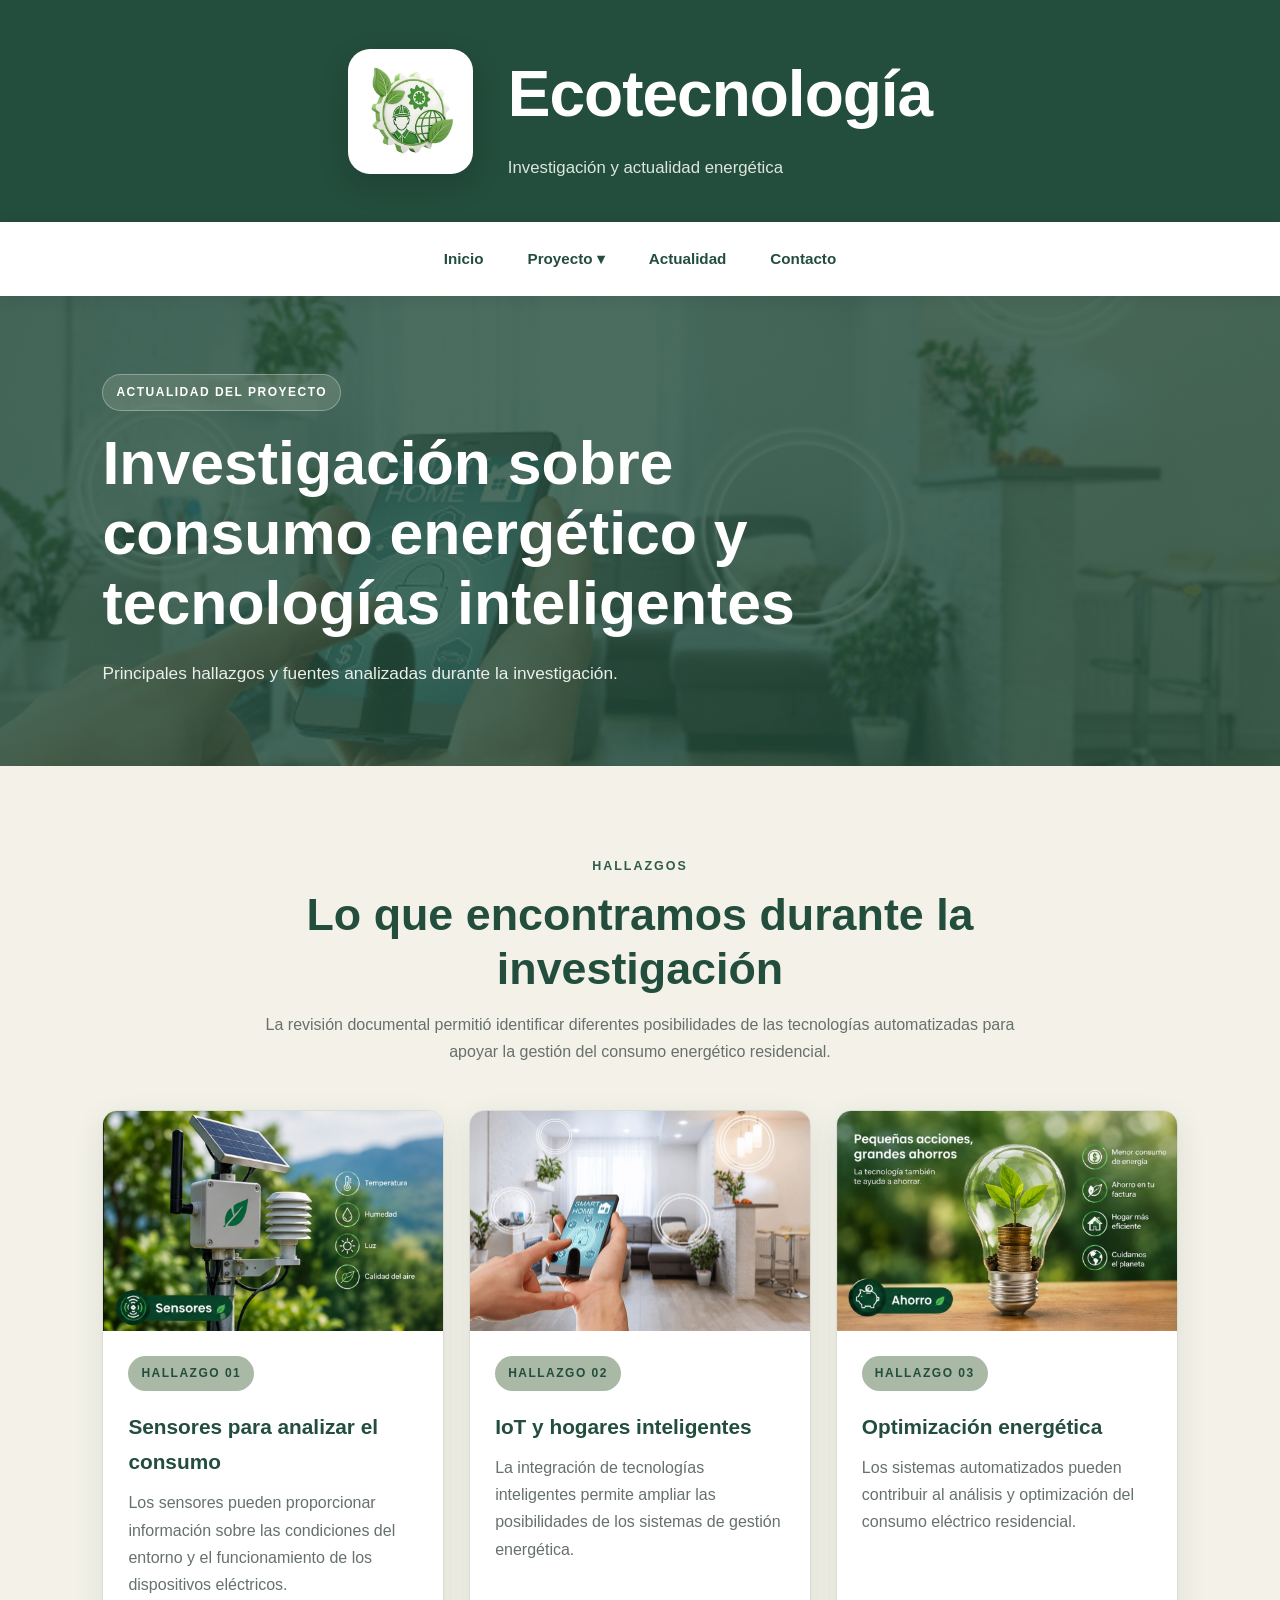
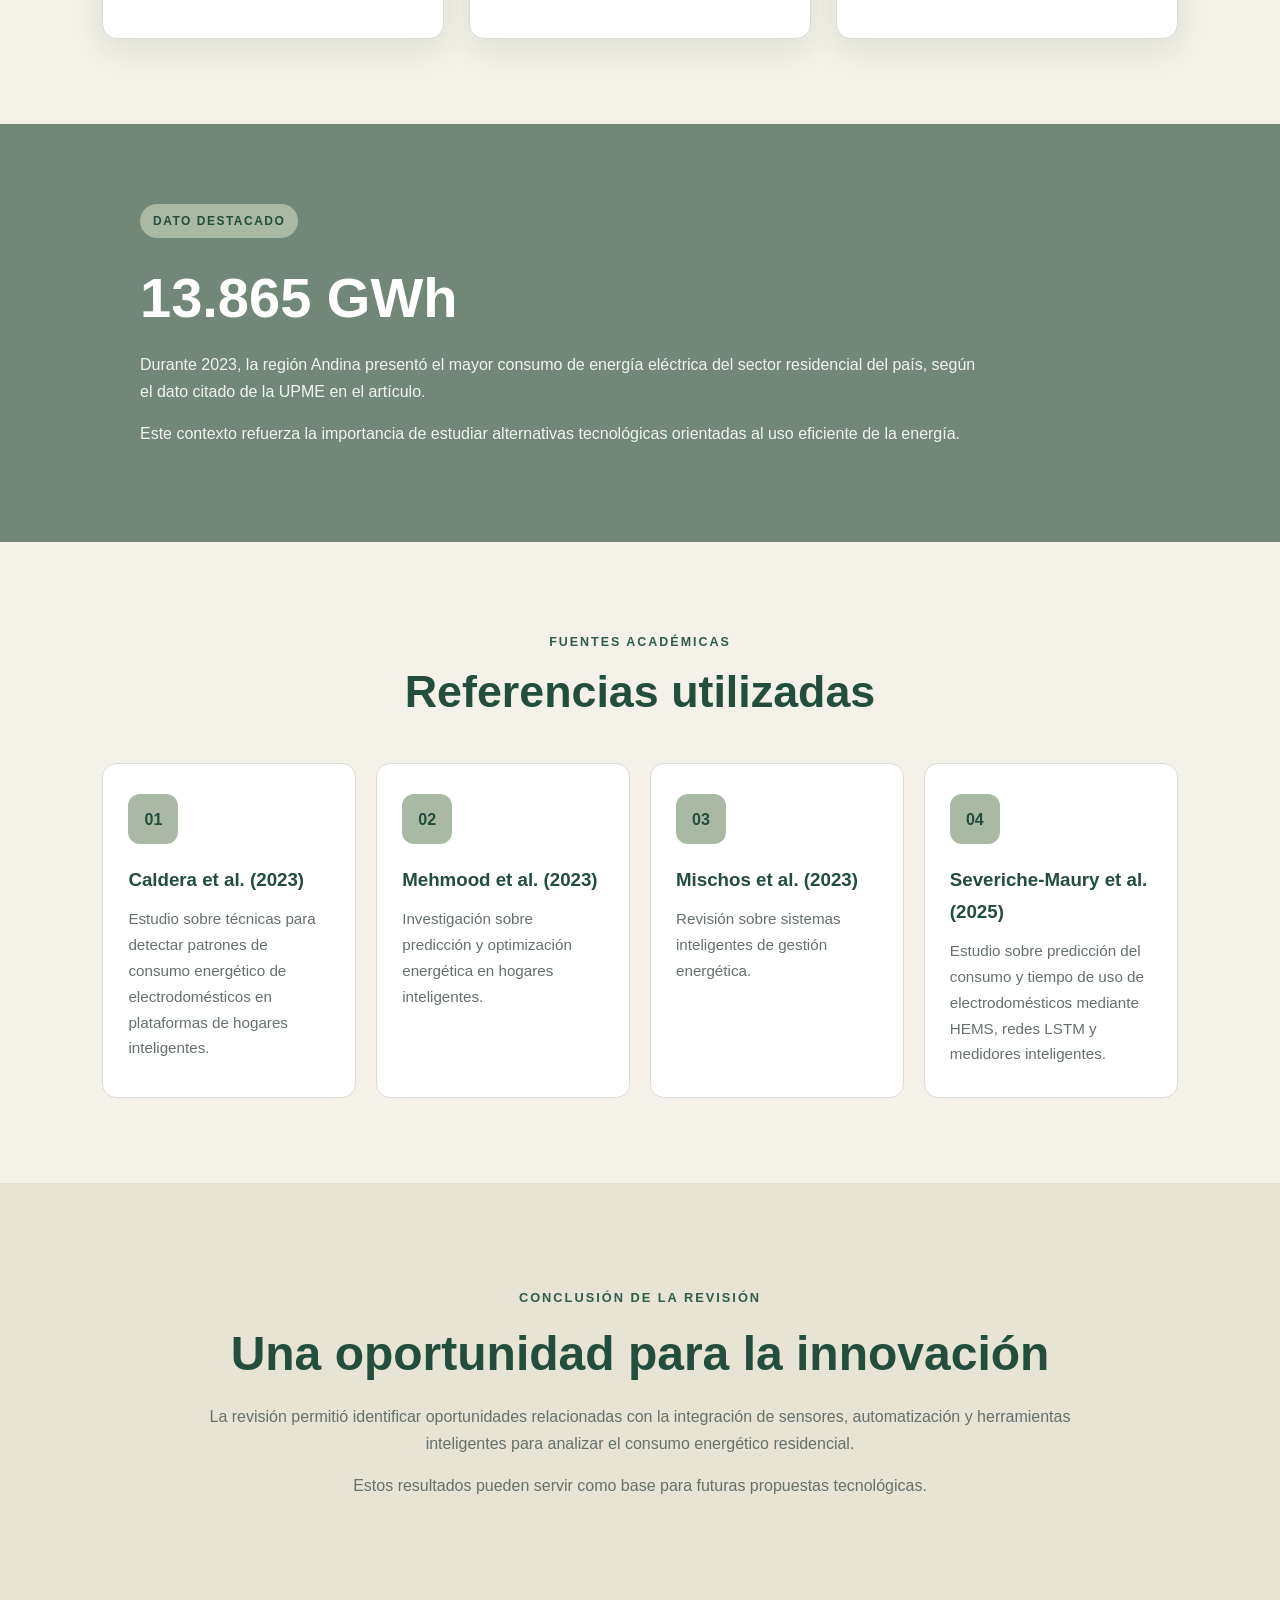
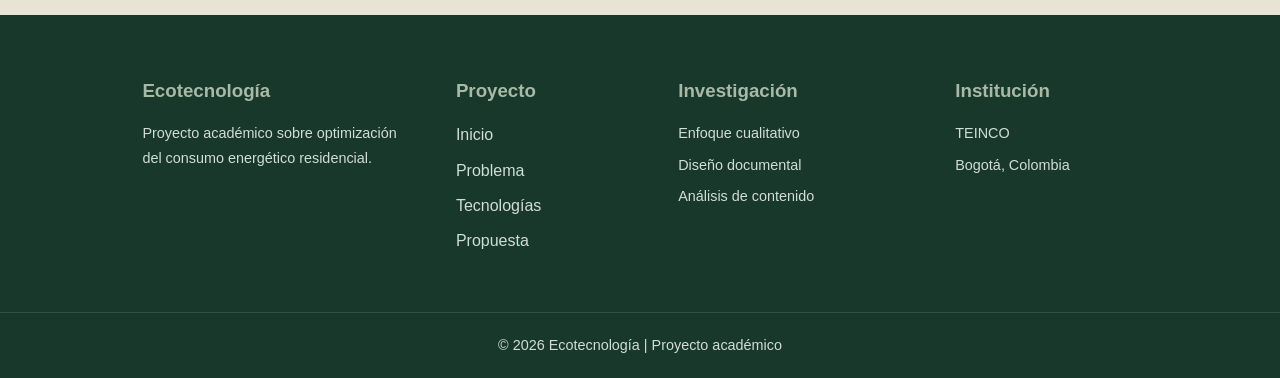
<file: ecotecnologia/noticias.html>
<!DOCTYPE html>
<html lang="es">

<head>

    <meta charset="UTF-8">

    <meta name="viewport" content="width=device-width, initial-scale=1.0">

    <title>Actualidad | Ecotecnología</title>

    <link rel="icon" type="image/png" href="imagenes/eco.png">

    <link rel="stylesheet" href="css/estilos.css">

</head>


<body>


    <!-- HEADER -->

    <header class="header">

        <div class="logo">

            <img src="imagenes/eco.png" alt="Logo de Ecotecnología">

        </div>


        <div class="header-text">

            <h1>
                Ecotecnología
            </h1>

            <p>
                Investigación y actualidad energética
            </p>

        </div>

    </header>


    <!-- MENÚ -->

    <nav class="navbar">

        <a href="index.html">
            Inicio
        </a>


        <div class="dropdown">

            <button class="dropbtn">
                Proyecto ▾
            </button>


            <div class="dropdown-content">

                <a href="problema.html">
                    Problema
                </a>

                <a href="tecnologia.html">
                    Tecnologías
                </a>

                <a href="solucion.html">
                    Propuesta
                </a>

            </div>

        </div>


        <a href="noticias.html">
            Actualidad
        </a>


        <a href="index.html#contacto">
            Contacto
        </a>

    </nav>


    <!-- BANNER -->

    <section class="hero">

        <div class="hero-content">

            <span class="etiqueta">
                ACTUALIDAD DEL PROYECTO
            </span>


            <h2>
                Investigación sobre consumo energético
                y tecnologías inteligentes
            </h2>


            <p>
                Principales hallazgos y fuentes analizadas
                durante la investigación.
            </p>

        </div>

    </section>


    <!-- INTRODUCCIÓN -->

    <section class="section">

        <div class="section-title">

            <span>
                HALLAZGOS
            </span>


            <h2>
                Lo que encontramos durante la investigación
            </h2>


            <p>
                La revisión documental permitió identificar diferentes
                posibilidades de las tecnologías automatizadas para
                apoyar la gestión del consumo energético residencial.
            </p>

        </div>


        <div class="cards">


            <!-- NOTICIA 1 -->

            <article class="card">

                <img
                    src="imagenes/sensores.jpg"
                    alt="Sensores"
                >


                <div class="card-content">

                    <span class="etiqueta">
                        HALLAZGO 01
                    </span>


                    <h3>
                        Sensores para analizar el consumo
                    </h3>


                    <p>
                        Los sensores pueden proporcionar información
                        sobre las condiciones del entorno y el
                        funcionamiento de los dispositivos eléctricos.
                    </p>

                </div>

            </article>


            <!-- NOTICIA 2 -->

            <article class="card">

                <img
                    src="imagenes/hogar-inteligente.jpg"
                    alt="Hogar inteligente"
                >


                <div class="card-content">

                    <span class="etiqueta">
                        HALLAZGO 02
                    </span>


                    <h3>
                        IoT y hogares inteligentes
                    </h3>


                    <p>
                        La integración de tecnologías inteligentes
                        permite ampliar las posibilidades de los
                        sistemas de gestión energética.
                    </p>

                </div>

            </article>


            <!-- NOTICIA 3 -->

            <article class="card">

                <img
                    src="imagenes/ahorro.jpg"
                    alt="Ahorro energético"
                >


                <div class="card-content">

                    <span class="etiqueta">
                        HALLAZGO 03
                    </span>


                    <h3>
                        Optimización energética
                    </h3>


                    <p>
                        Los sistemas automatizados pueden contribuir
                        al análisis y optimización del consumo
                        eléctrico residencial.
                    </p>

                </div>

            </article>

        </div>

    </section>


    <!-- CONTEXTO -->

    <section class="data-section">

        <div>

            <span class="etiqueta">
                DATO DESTACADO
            </span>


            <h2>
                13.865 GWh
            </h2>


            <p>
                Durante 2023, la región Andina presentó el mayor
                consumo de energía eléctrica del sector residencial
                del país, según el dato citado de la UPME en el artículo.
            </p>


            <p>
                Este contexto refuerza la importancia de estudiar
                alternativas tecnológicas orientadas al uso eficiente
                de la energía.
            </p>

        </div>

    </section>


    <!-- FUENTES -->

    <section class="section">

        <div class="section-title">

            <span>
                FUENTES ACADÉMICAS
            </span>


            <h2>
                Referencias utilizadas
            </h2>

        </div>


        <div class="technology-grid">


            <div class="technology-card">

                <div class="icon">
                    01
                </div>


                <h3>
                    Caldera et al. (2023)
                </h3>


                <p>
                    Estudio sobre técnicas para detectar patrones
                    de consumo energético de electrodomésticos
                    en plataformas de hogares inteligentes.
                </p>

            </div>


            <div class="technology-card">

                <div class="icon">
                    02
                </div>


                <h3>
                    Mehmood et al. (2023)
                </h3>


                <p>
                    Investigación sobre predicción y optimización
                    energética en hogares inteligentes.
                </p>

            </div>


            <div class="technology-card">

                <div class="icon">
                    03
                </div>


                <h3>
                    Mischos et al. (2023)
                </h3>


                <p>
                    Revisión sobre sistemas inteligentes de
                    gestión energética.
                </p>

            </div>


            <div class="technology-card">

                <div class="icon">
                    04
                </div>


                <h3>
                    Severiche-Maury et al. (2025)
                </h3>


                <p>
                    Estudio sobre predicción del consumo y tiempo
                    de uso de electrodomésticos mediante HEMS,
                    redes LSTM y medidores inteligentes.
                </p>

            </div>

        </div>

    </section>


    <!-- CONCLUSIÓN -->

    <section class="conclusion">

        <div class="conclusion-content">

            <span>
                CONCLUSIÓN DE LA REVISIÓN
            </span>


            <h2>
                Una oportunidad para la innovación
            </h2>


            <p>
                La revisión permitió identificar oportunidades
                relacionadas con la integración de sensores,
                automatización y herramientas inteligentes para
                analizar el consumo energético residencial.
            </p>


            <p>
                Estos resultados pueden servir como base para
                futuras propuestas tecnológicas.
            </p>

        </div>

    </section>


    <!-- FOOTER -->

    <footer class="footer">

        <div class="footer-container">


            <div>

                <h3>
                    Ecotecnología
                </h3>

                <p>
                    Proyecto académico sobre optimización
                    del consumo energético residencial.
                </p>

            </div>


            <div>

                <h3>
                    Proyecto
                </h3>

                <a href="index.html">
                    Inicio
                </a>

                <a href="problema.html">
                    Problema
                </a>

                <a href="tecnologia.html">
                    Tecnologías
                </a>

                <a href="solucion.html">
                    Propuesta
                </a>

            </div>


            <div>

                <h3>
                    Investigación
                </h3>

                <p>
                    Enfoque cualitativo
                </p>

                <p>
                    Diseño documental
                </p>

                <p>
                    Análisis de contenido
                </p>

            </div>


            <div>

                <h3>
                    Institución
                </h3>

                <p>
                    TEINCO
                </p>

                <p>
                    Bogotá, Colombia
                </p>

            </div>

        </div>


        <div class="footer-bottom">

            <p>
                © 2026 Ecotecnología | Proyecto académico
            </p>

        </div>

    </footer>


    <script src="js/script.js"></script>

</body>

</html>
</file>
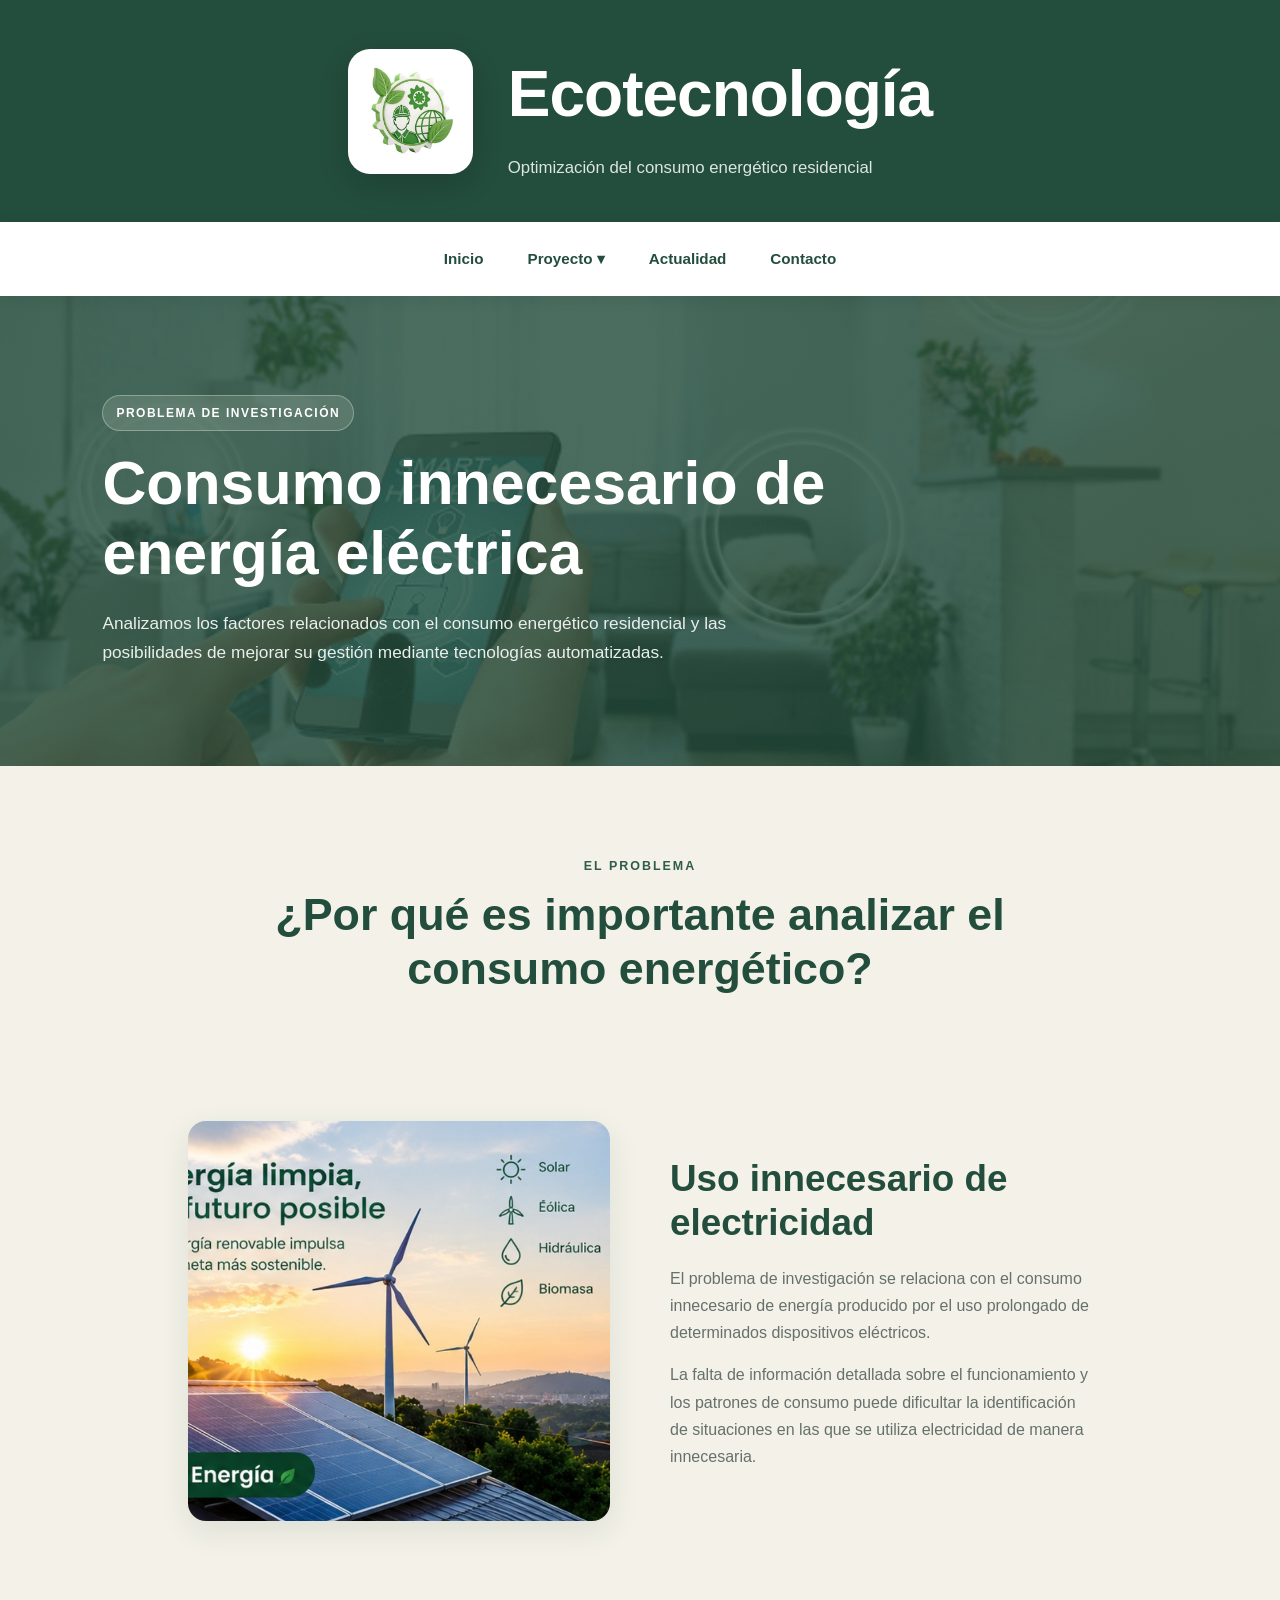
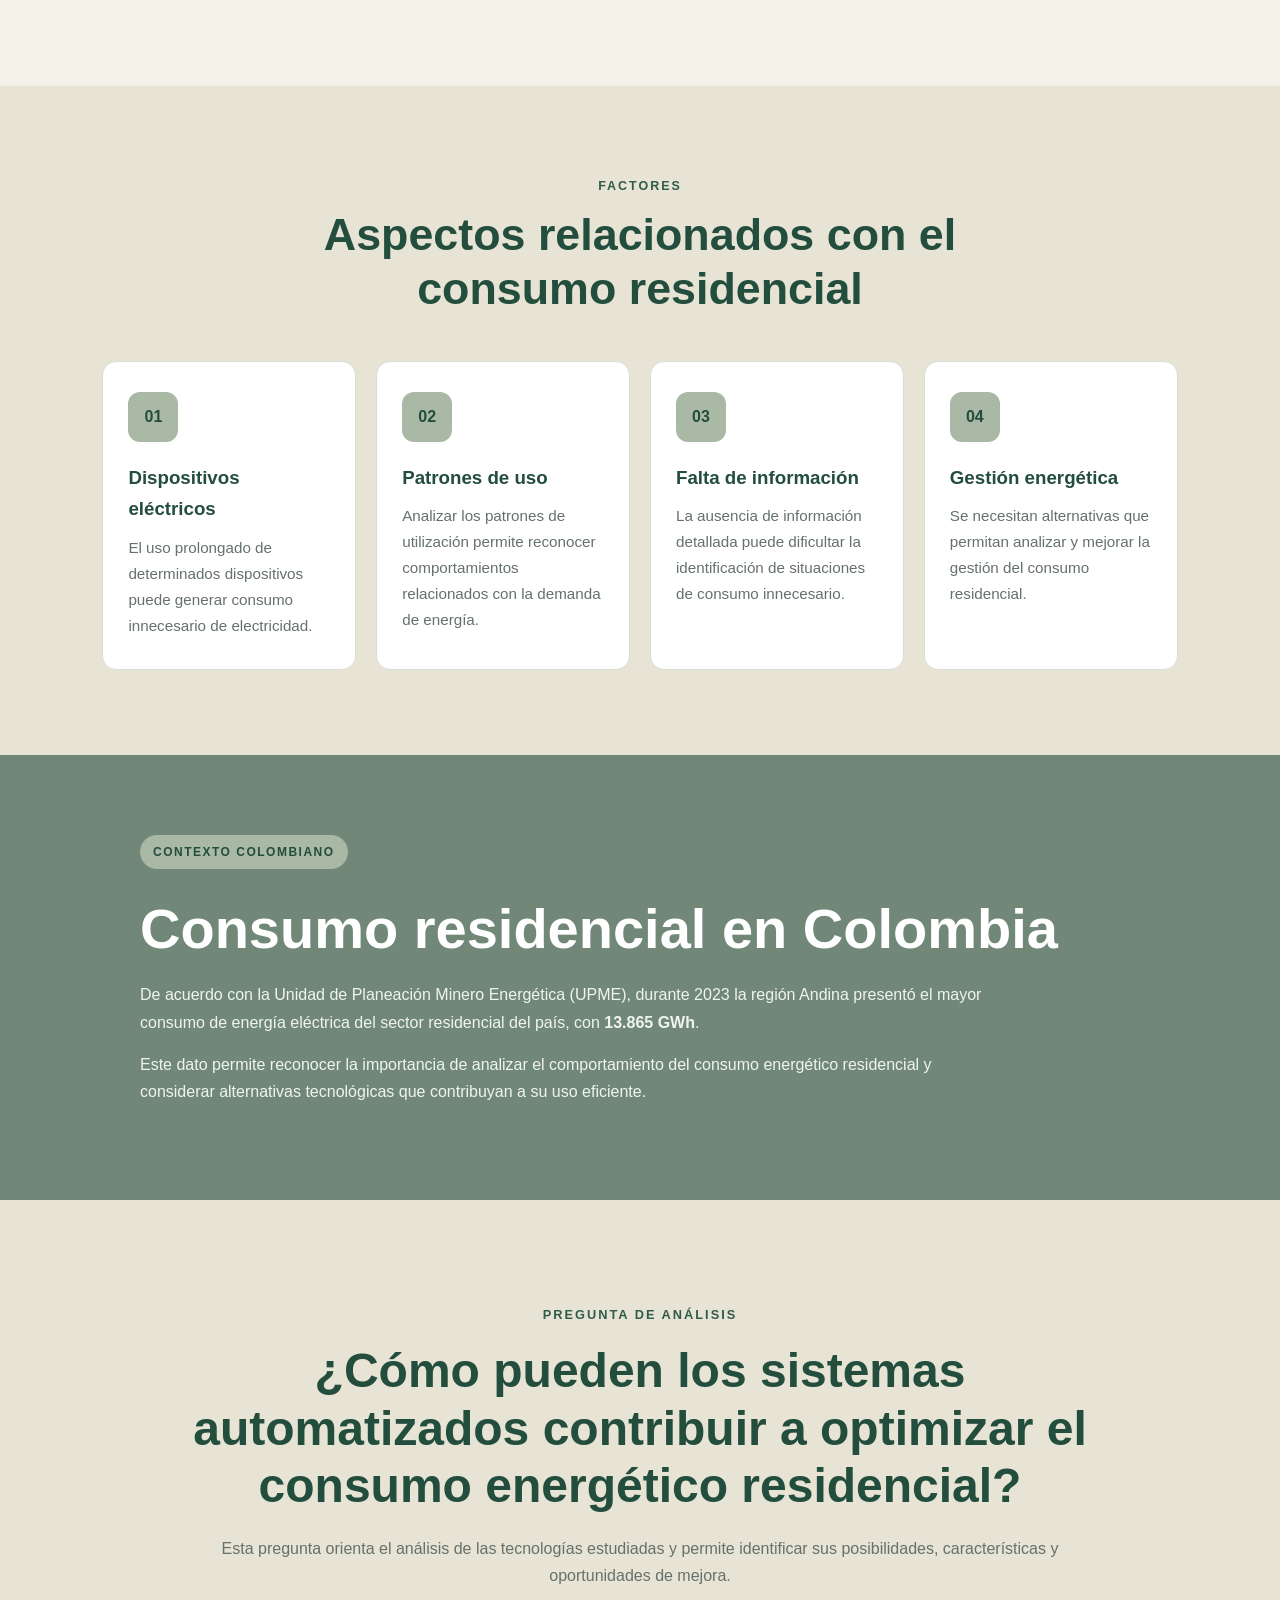
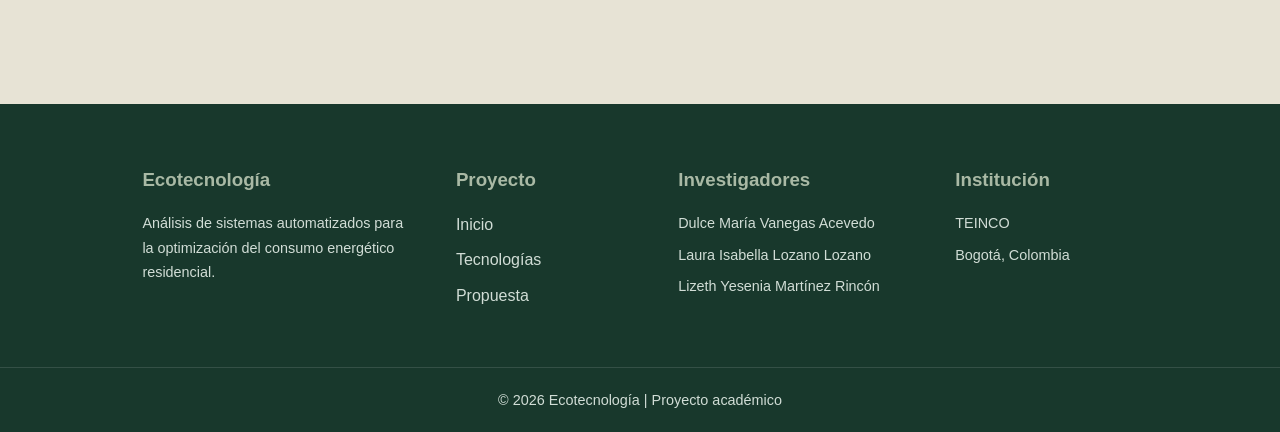
<file: ecotecnologia/problema.html>
<!DOCTYPE html>
<html lang="es">

<head>

    <meta charset="UTF-8">

    <meta name="viewport" content="width=device-width, initial-scale=1.0">

    <title>Problema | Ecotecnología</title>

    <link rel="icon" type="image/png" href="imagenes/eco.png">

    <link rel="stylesheet" href="css/estilos.css">

</head>


<body>

    <!-- HEADER -->

    <header class="header">

        <div class="logo">

            <img src="imagenes/eco.png" alt="Logo de Ecotecnología">

        </div>


        <div class="header-text">

            <h1>Ecotecnología</h1>

            <p>
                Optimización del consumo energético residencial
            </p>

        </div>

    </header>


    <!-- MENÚ -->

    <nav class="navbar">

        <a href="index.html">Inicio</a>


        <div class="dropdown">

            <button class="dropbtn">
                Proyecto ▾
            </button>

            <div class="dropdown-content">

                <a href="problema.html">
                    Problema
                </a>

                <a href="tecnologia.html">
                    Tecnologías
                </a>

                <a href="solucion.html">
                    Propuesta
                </a>

            </div>

        </div>


        <a href="noticias.html">
            Actualidad
        </a>


        <a href="index.html#contacto">
            Contacto
        </a>

    </nav>


    <!-- BANNER -->

    <section class="hero">

        <div class="hero-content">

            <span class="etiqueta">
                PROBLEMA DE INVESTIGACIÓN
            </span>


            <h2>
                Consumo innecesario de energía eléctrica
            </h2>


            <p>
                Analizamos los factores relacionados con el consumo
                energético residencial y las posibilidades de mejorar
                su gestión mediante tecnologías automatizadas.
            </p>

        </div>

    </section>


    <!-- PROBLEMA -->

    <section class="section">

        <div class="section-title">

            <span>EL PROBLEMA</span>

            <h2>
                ¿Por qué es importante analizar el consumo energético?
            </h2>

        </div>


        <div class="project-section">

            <div class="project-image">

                <img
                    src="imagenes/energia.jpg"
                    alt="Consumo de energía eléctrica"
                >

            </div>


            <div class="project-text">

                <h2>
                    Uso innecesario de electricidad
                </h2>

                <p>
                    El problema de investigación se relaciona con el
                    consumo innecesario de energía producido por el uso
                    prolongado de determinados dispositivos eléctricos.
                </p>

                <p>
                    La falta de información detallada sobre el funcionamiento
                    y los patrones de consumo puede dificultar la identificación
                    de situaciones en las que se utiliza electricidad
                    de manera innecesaria.
                </p>

            </div>

        </div>

    </section>


    <!-- FACTORES -->

    <section class="technology-section">

        <div class="section-title">

            <span>FACTORES</span>

            <h2>
                Aspectos relacionados con el consumo residencial
            </h2>

        </div>


        <div class="technology-grid">


            <div class="technology-card">

                <div class="icon">
                    01
                </div>

                <h3>
                    Dispositivos eléctricos
                </h3>

                <p>
                    El uso prolongado de determinados dispositivos
                    puede generar consumo innecesario de electricidad.
                </p>

            </div>


            <div class="technology-card">

                <div class="icon">
                    02
                </div>

                <h3>
                    Patrones de uso
                </h3>

                <p>
                    Analizar los patrones de utilización permite reconocer
                    comportamientos relacionados con la demanda de energía.
                </p>

            </div>


            <div class="technology-card">

                <div class="icon">
                    03
                </div>

                <h3>
                    Falta de información
                </h3>

                <p>
                    La ausencia de información detallada puede dificultar
                    la identificación de situaciones de consumo innecesario.
                </p>

            </div>


            <div class="technology-card">

                <div class="icon">
                    04
                </div>

                <h3>
                    Gestión energética
                </h3>

                <p>
                    Se necesitan alternativas que permitan analizar
                    y mejorar la gestión del consumo residencial.
                </p>

            </div>

        </div>

    </section>


    <!-- CONTEXTO COLOMBIANO -->

    <section class="data-section">

        <div>

            <span class="etiqueta">
                CONTEXTO COLOMBIANO
            </span>


            <h2>
                Consumo residencial en Colombia
            </h2>


            <p>
                De acuerdo con la Unidad de Planeación Minero Energética
                (UPME), durante 2023 la región Andina presentó el mayor
                consumo de energía eléctrica del sector residencial
                del país, con <strong>13.865 GWh</strong>.
            </p>


            <p>
                Este dato permite reconocer la importancia de analizar
                el comportamiento del consumo energético residencial
                y considerar alternativas tecnológicas que contribuyan
                a su uso eficiente.
            </p>

        </div>

    </section>


    <!-- PREGUNTA -->

    <section class="conclusion">

        <div class="conclusion-content">

            <span>
                PREGUNTA DE ANÁLISIS
            </span>


            <h2>
                ¿Cómo pueden los sistemas automatizados contribuir
                a optimizar el consumo energético residencial?
            </h2>


            <p>
                Esta pregunta orienta el análisis de las tecnologías
                estudiadas y permite identificar sus posibilidades,
                características y oportunidades de mejora.
            </p>

        </div>

    </section>


    <!-- FOOTER -->

    <footer class="footer">

        <div class="footer-container">


            <div>

                <h3>
                    Ecotecnología
                </h3>

                <p>
                    Análisis de sistemas automatizados para la
                    optimización del consumo energético residencial.
                </p>

            </div>


            <div>

                <h3>
                    Proyecto
                </h3>

                <a href="index.html">
                    Inicio
                </a>

                <a href="tecnologia.html">
                    Tecnologías
                </a>

                <a href="solucion.html">
                    Propuesta
                </a>

            </div>


            <div>

                <h3>
                    Investigadores
                </h3>

                <p>
                    Dulce María Vanegas Acevedo
                </p>

                <p>
                    Laura Isabella Lozano Lozano
                </p>

                <p>
                    Lizeth Yesenia Martínez Rincón
                </p>

            </div>


            <div>

                <h3>
                    Institución
                </h3>

                <p>
                    TEINCO
                </p>

                <p>
                    Bogotá, Colombia
                </p>

            </div>

        </div>


        <div class="footer-bottom">

            <p>
                © 2026 Ecotecnología | Proyecto académico
            </p>

        </div>

    </footer>


    <script src="js/script.js"></script>

</body>

</html>
</file>
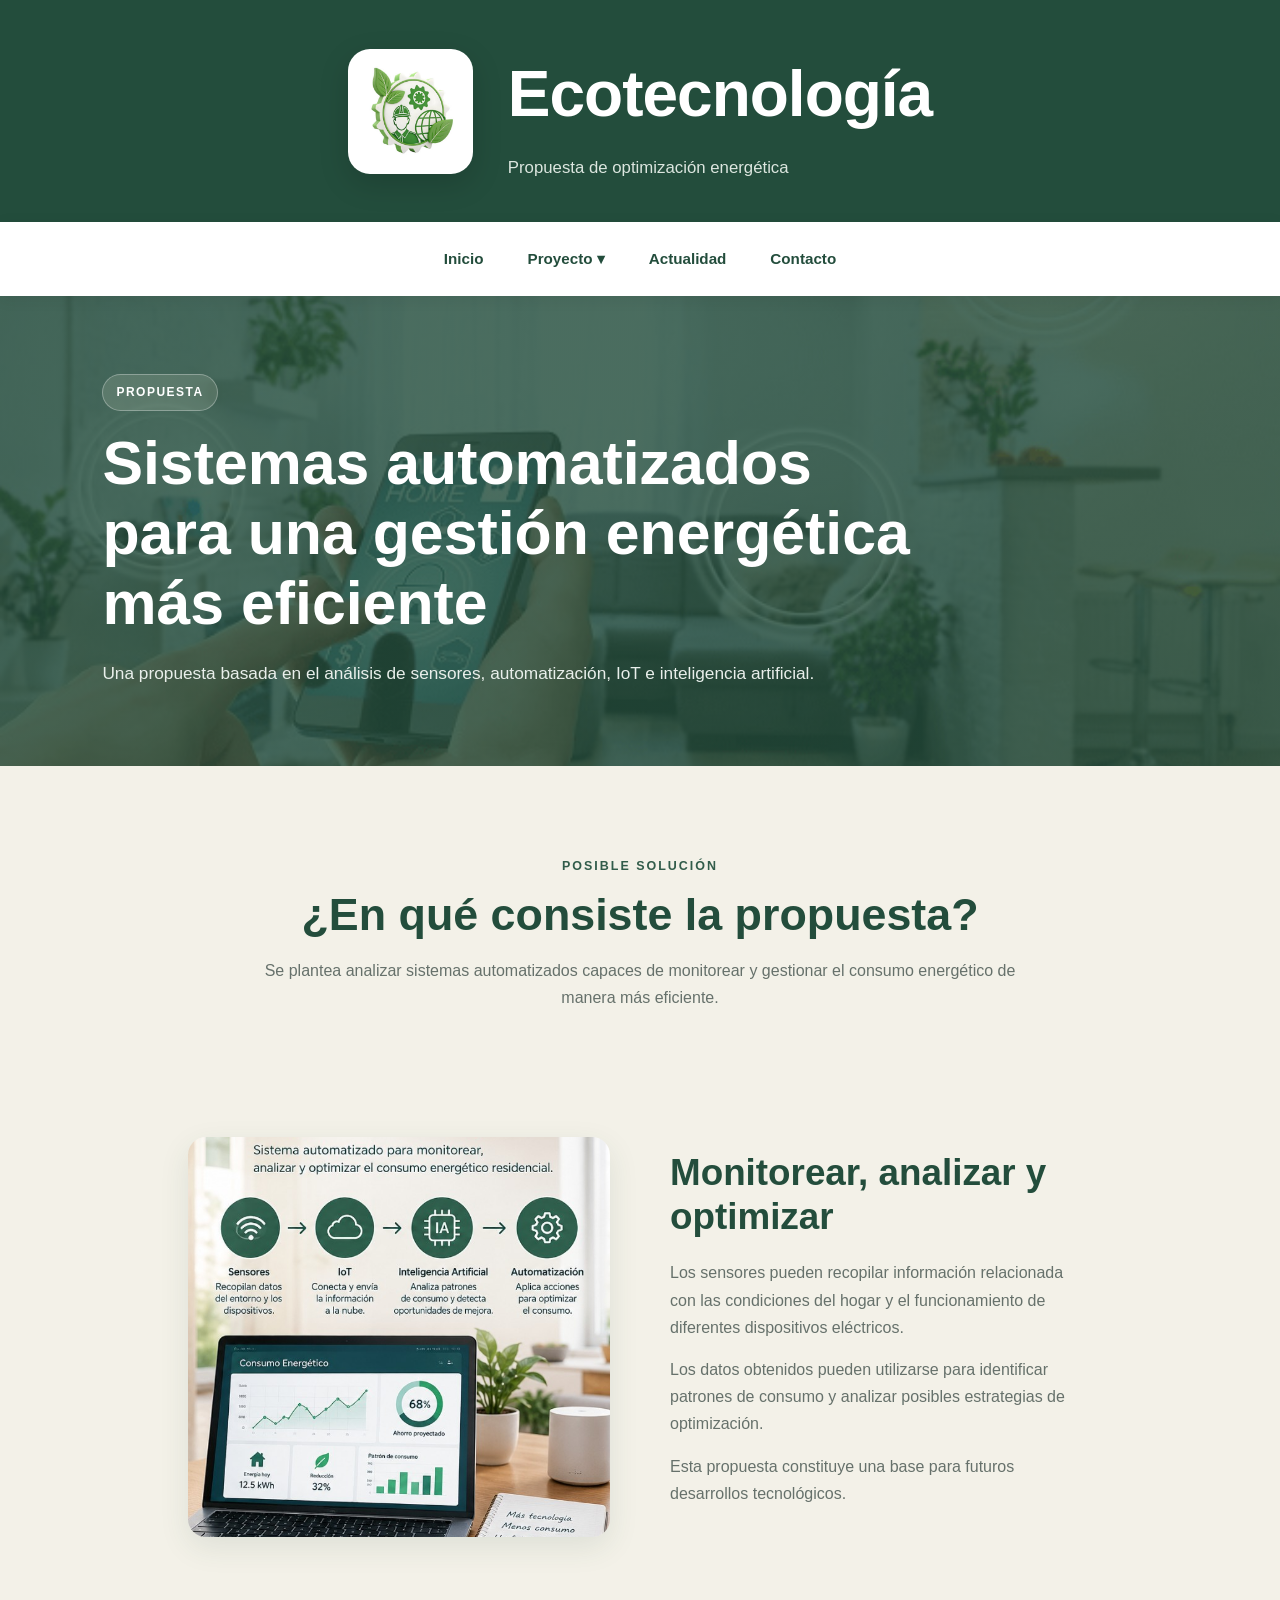
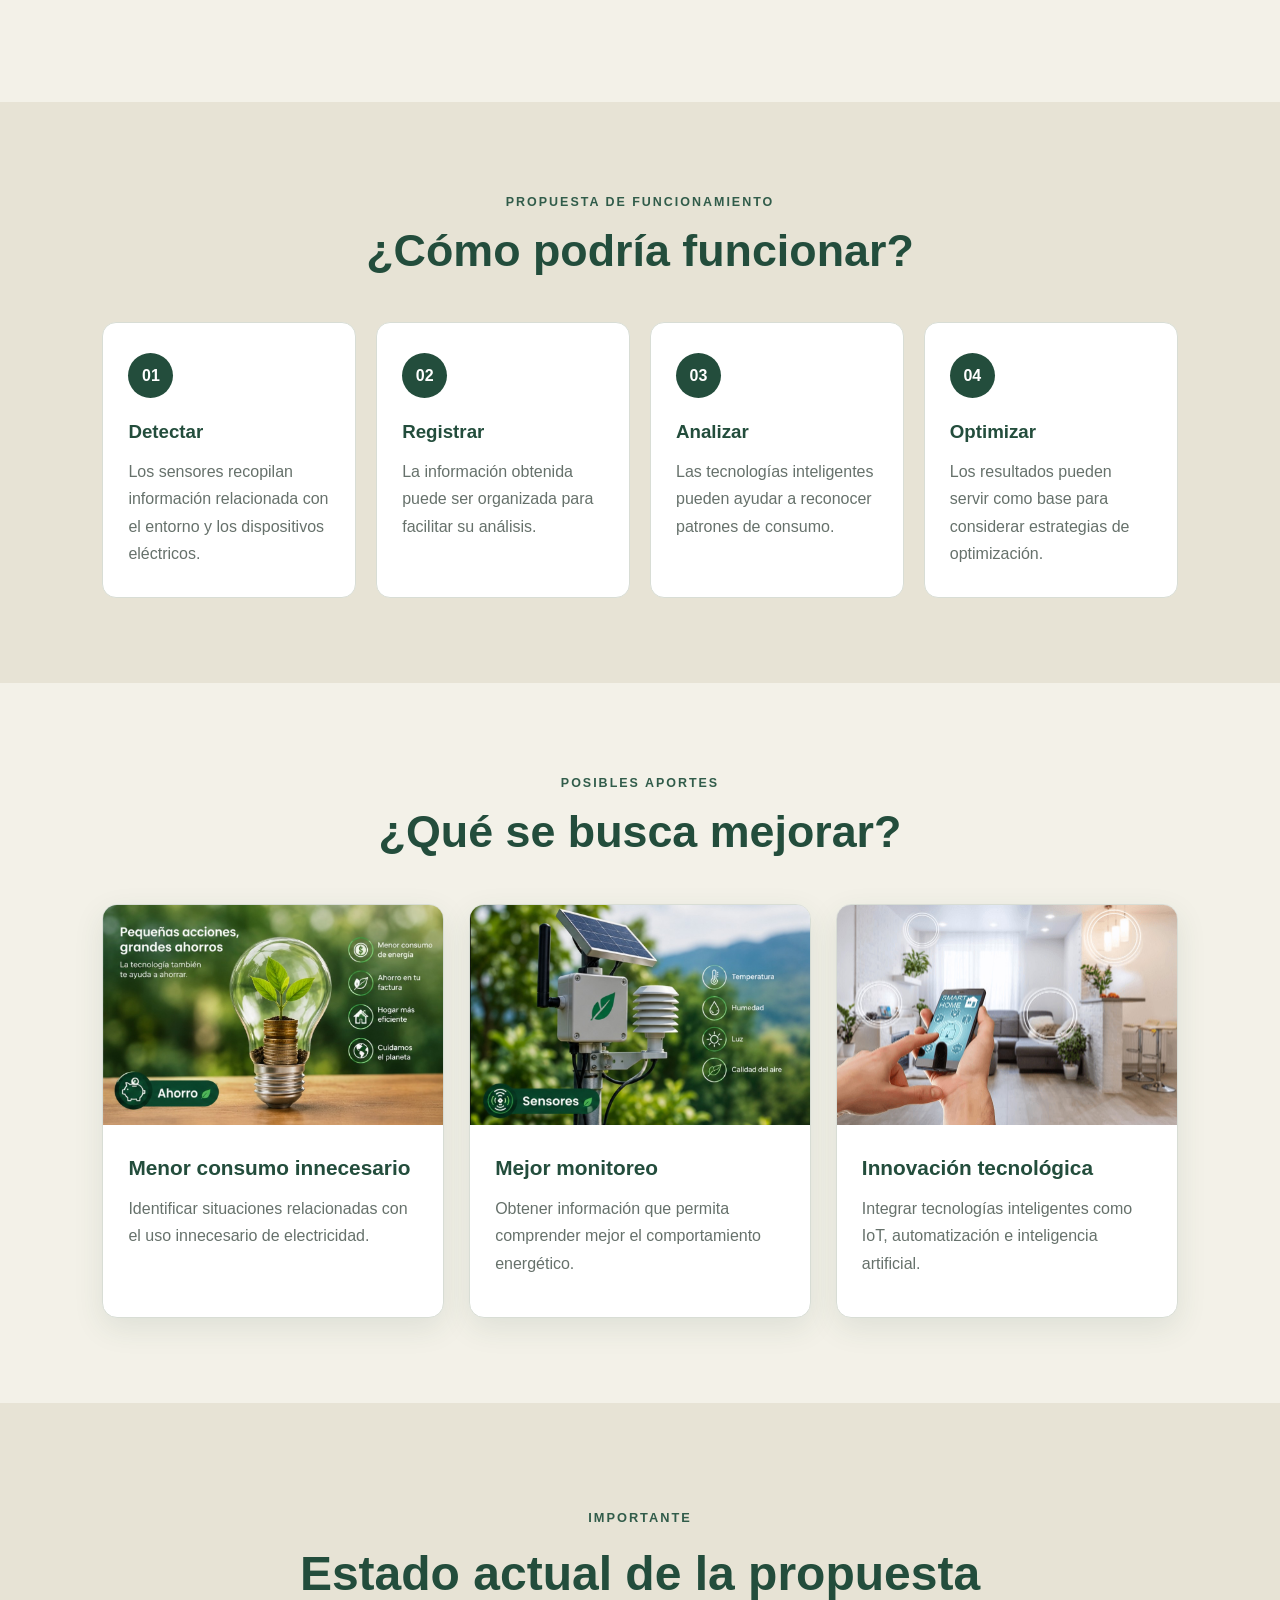
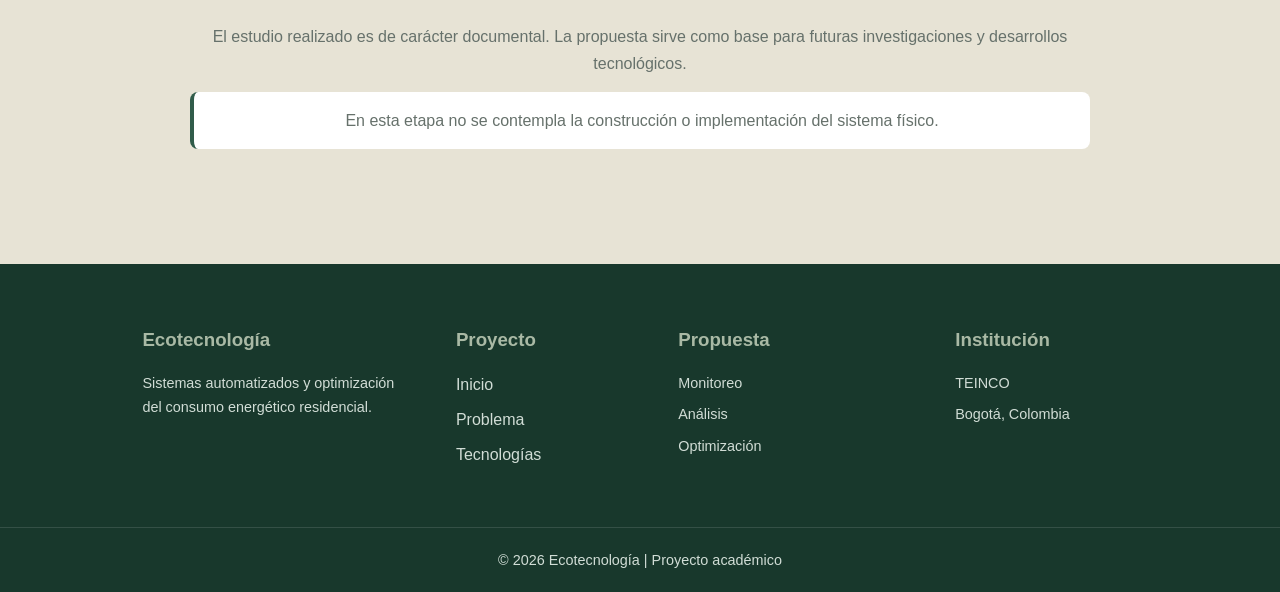
<file: ecotecnologia/solucion.html>
<!DOCTYPE html>
<html lang="es">

<head>

    <meta charset="UTF-8">

    <meta name="viewport" content="width=device-width, initial-scale=1.0">

    <title>Propuesta | Ecotecnología</title>

    <link rel="icon" type="image/png" href="imagenes/eco.png">

    <link rel="stylesheet" href="css/estilos.css">

</head>


<body>


    <!-- HEADER -->

    <header class="header">

        <div class="logo">

            <img src="imagenes/eco.png" alt="Logo de Ecotecnología">

        </div>


        <div class="header-text">

            <h1>
                Ecotecnología
            </h1>

            <p>
                Propuesta de optimización energética
            </p>

        </div>

    </header>


    <!-- MENÚ -->

    <nav class="navbar">

        <a href="index.html">
            Inicio
        </a>


        <div class="dropdown">

            <button class="dropbtn">
                Proyecto ▾
            </button>


            <div class="dropdown-content">

                <a href="problema.html">
                    Problema
                </a>

                <a href="tecnologia.html">
                    Tecnologías
                </a>

                <a href="solucion.html">
                    Propuesta
                </a>

            </div>

        </div>


        <a href="noticias.html">
            Actualidad
        </a>


        <a href="index.html#contacto">
            Contacto
        </a>

    </nav>


    <!-- BANNER -->

    <section class="hero">

        <div class="hero-content">

            <span class="etiqueta">
                PROPUESTA
            </span>


            <h2>
                Sistemas automatizados para una
                gestión energética más eficiente
            </h2>


            <p>
                Una propuesta basada en el análisis de sensores,
                automatización, IoT e inteligencia artificial.
            </p>

        </div>

    </section>


    <!-- PROPUESTA -->

    <section class="section">

        <div class="section-title">

            <span>
                POSIBLE SOLUCIÓN
            </span>


            <h2>
                ¿En qué consiste la propuesta?
            </h2>


            <p>
                Se plantea analizar sistemas automatizados capaces
                de monitorear y gestionar el consumo energético
                de manera más eficiente.
            </p>

        </div>


        <div class="project-section">


            <div class="project-image">

                <img
                    src="imagenes/propuesta-tecnologica.jpg" alt="Propuesta tecnológica"
                    alt="Propuesta tecnológica"
                >

            </div>


            <div class="project-text">

                <h2>
                    Monitorear, analizar y optimizar
                </h2>


                <p>
                    Los sensores pueden recopilar información relacionada
                    con las condiciones del hogar y el funcionamiento
                    de diferentes dispositivos eléctricos.
                </p>


                <p>
                    Los datos obtenidos pueden utilizarse para identificar
                    patrones de consumo y analizar posibles estrategias
                    de optimización.
                </p>


                <p>
                    Esta propuesta constituye una base para futuros
                    desarrollos tecnológicos.
                </p>

            </div>

        </div>

    </section>


    <!-- PROCESO -->

    <section class="technology-section">

        <div class="section-title">

            <span>
                PROPUESTA DE FUNCIONAMIENTO
            </span>


            <h2>
                ¿Cómo podría funcionar?
            </h2>

        </div>


        <div class="steps">


            <div class="step">

                <span>
                    01
                </span>


                <h3>
                    Detectar
                </h3>


                <p>
                    Los sensores recopilan información relacionada
                    con el entorno y los dispositivos eléctricos.
                </p>

            </div>


            <div class="step">

                <span>
                    02
                </span>


                <h3>
                    Registrar
                </h3>


                <p>
                    La información obtenida puede ser organizada
                    para facilitar su análisis.
                </p>

            </div>


            <div class="step">

                <span>
                    03
                </span>


                <h3>
                    Analizar
                </h3>


                <p>
                    Las tecnologías inteligentes pueden ayudar
                    a reconocer patrones de consumo.
                </p>

            </div>


            <div class="step">

                <span>
                    04
                </span>


                <h3>
                    Optimizar
                </h3>


                <p>
                    Los resultados pueden servir como base para
                    considerar estrategias de optimización.
                </p>

            </div>

        </div>

    </section>


    <!-- BENEFICIOS -->

    <section class="section">

        <div class="section-title">

            <span>
                POSIBLES APORTES
            </span>


            <h2>
                ¿Qué se busca mejorar?
            </h2>

        </div>


        <div class="cards">


            <article class="card">

                <img
                    src="imagenes/ahorro.jpg"
                    alt="Ahorro energético"
                >


                <div class="card-content">

                    <h3>
                        Menor consumo innecesario
                    </h3>


                    <p>
                        Identificar situaciones relacionadas con
                        el uso innecesario de electricidad.
                    </p>

                </div>

            </article>


            <article class="card">

                <img
                    src="imagenes/sensores.jpg"
                    alt="Monitoreo mediante sensores"
                >


                <div class="card-content">

                    <h3>
                        Mejor monitoreo
                    </h3>


                    <p>
                        Obtener información que permita comprender
                        mejor el comportamiento energético.
                    </p>

                </div>

            </article>


            <article class="card">

                <img
                    src="imagenes/hogar-inteligente.jpg"
                    alt="Hogar inteligente"
                >


                <div class="card-content">

                    <h3>
                        Innovación tecnológica
                    </h3>


                    <p>
                        Integrar tecnologías inteligentes como IoT,
                        automatización e inteligencia artificial.
                    </p>

                </div>

            </article>

        </div>

    </section>


    <!-- LIMITACIÓN -->

    <section class="conclusion">

        <div class="conclusion-content">

            <span>
                IMPORTANTE
            </span>


            <h2>
                Estado actual de la propuesta
            </h2>


            <p>
                El estudio realizado es de carácter documental.
                La propuesta sirve como base para futuras investigaciones
                y desarrollos tecnológicos.
            </p>


            <p class="notice">
                En esta etapa no se contempla la construcción
                o implementación del sistema físico.
            </p>

        </div>

    </section>


    <!-- FOOTER -->

    <footer class="footer">

        <div class="footer-container">


            <div>

                <h3>
                    Ecotecnología
                </h3>

                <p>
                    Sistemas automatizados y optimización
                    del consumo energético residencial.
                </p>

            </div>


            <div>

                <h3>
                    Proyecto
                </h3>

                <a href="index.html">
                    Inicio
                </a>

                <a href="problema.html">
                    Problema
                </a>

                <a href="tecnologia.html">
                    Tecnologías
                </a>

            </div>


            <div>

                <h3>
                    Propuesta
                </h3>

                <p>
                    Monitoreo
                </p>

                <p>
                    Análisis
                </p>

                <p>
                    Optimización
                </p>

            </div>


            <div>

                <h3>
                    Institución
                </h3>

                <p>
                    TEINCO
                </p>

                <p>
                    Bogotá, Colombia
                </p>

            </div>

        </div>


        <div class="footer-bottom">

            <p>
                © 2026 Ecotecnología | Proyecto académico
            </p>

        </div>

    </footer>


    <script src="js/script.js"></script>

</body>

</html>
</file>
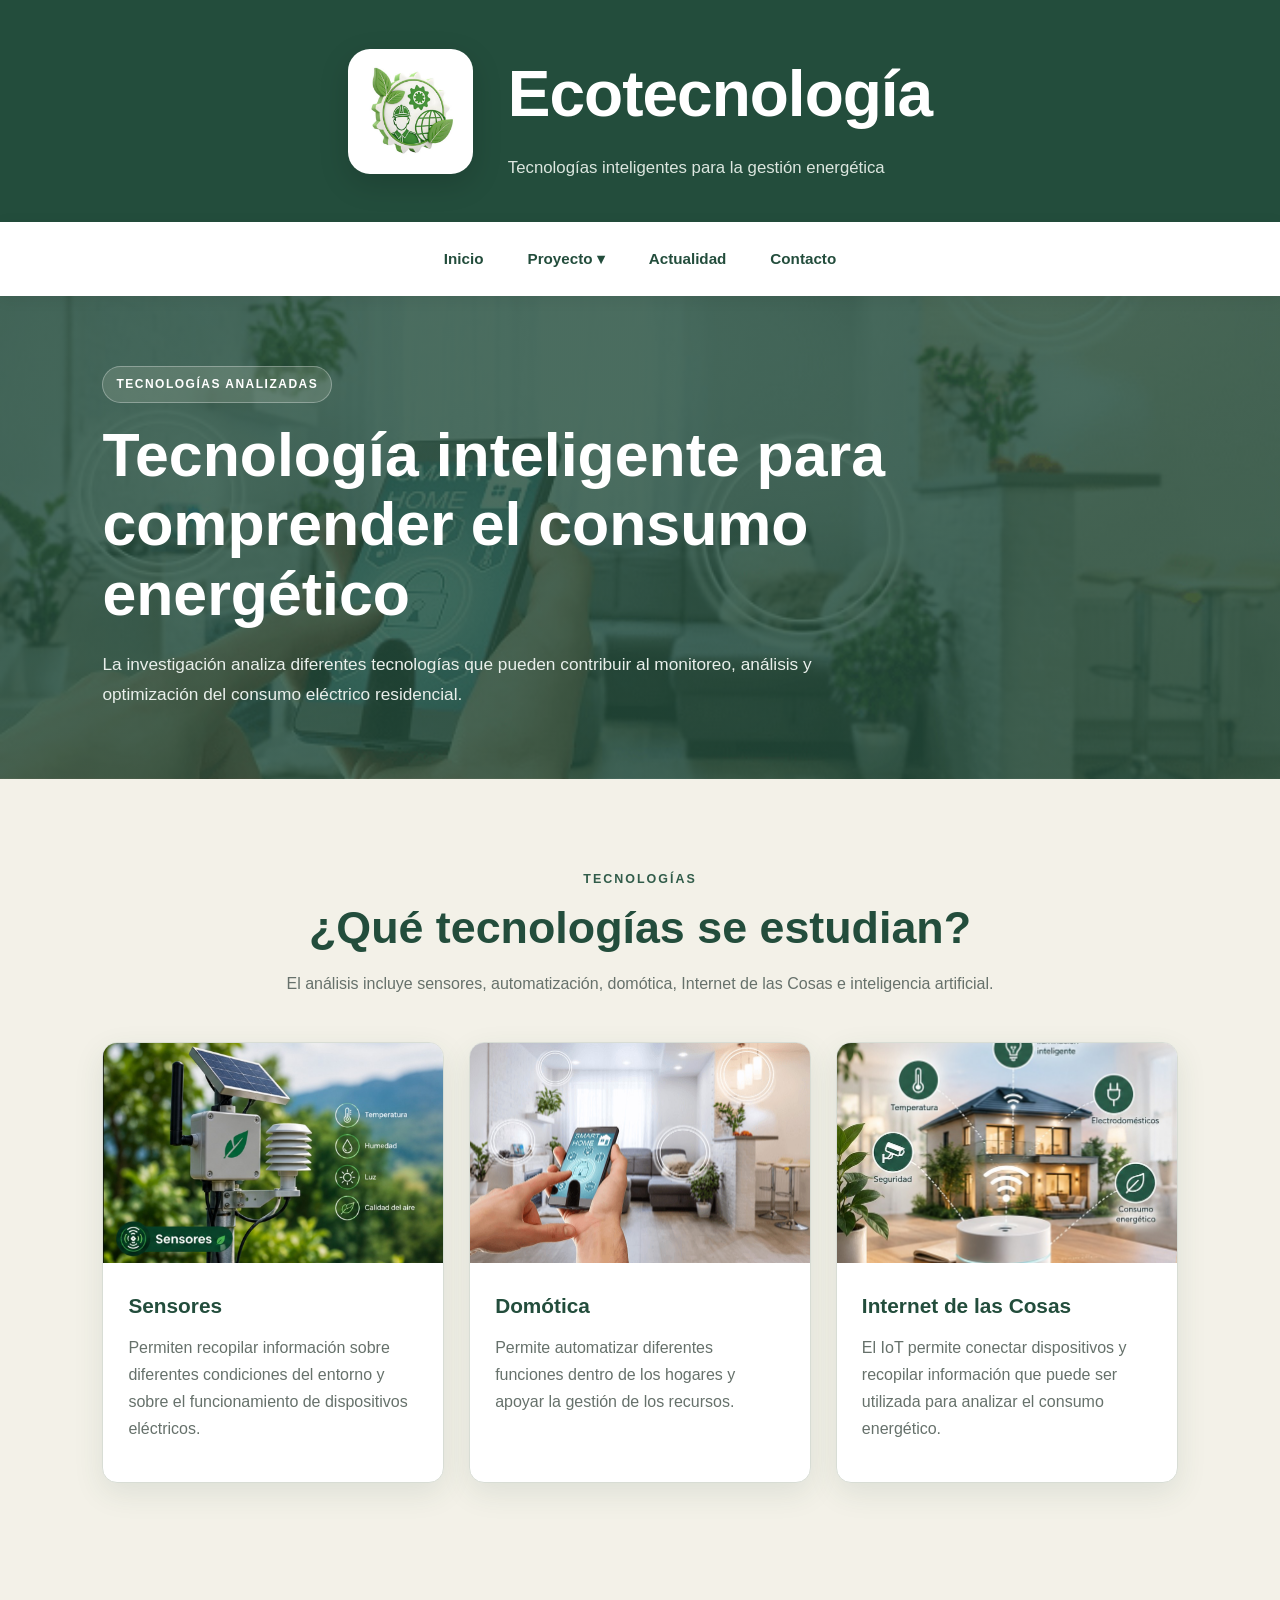
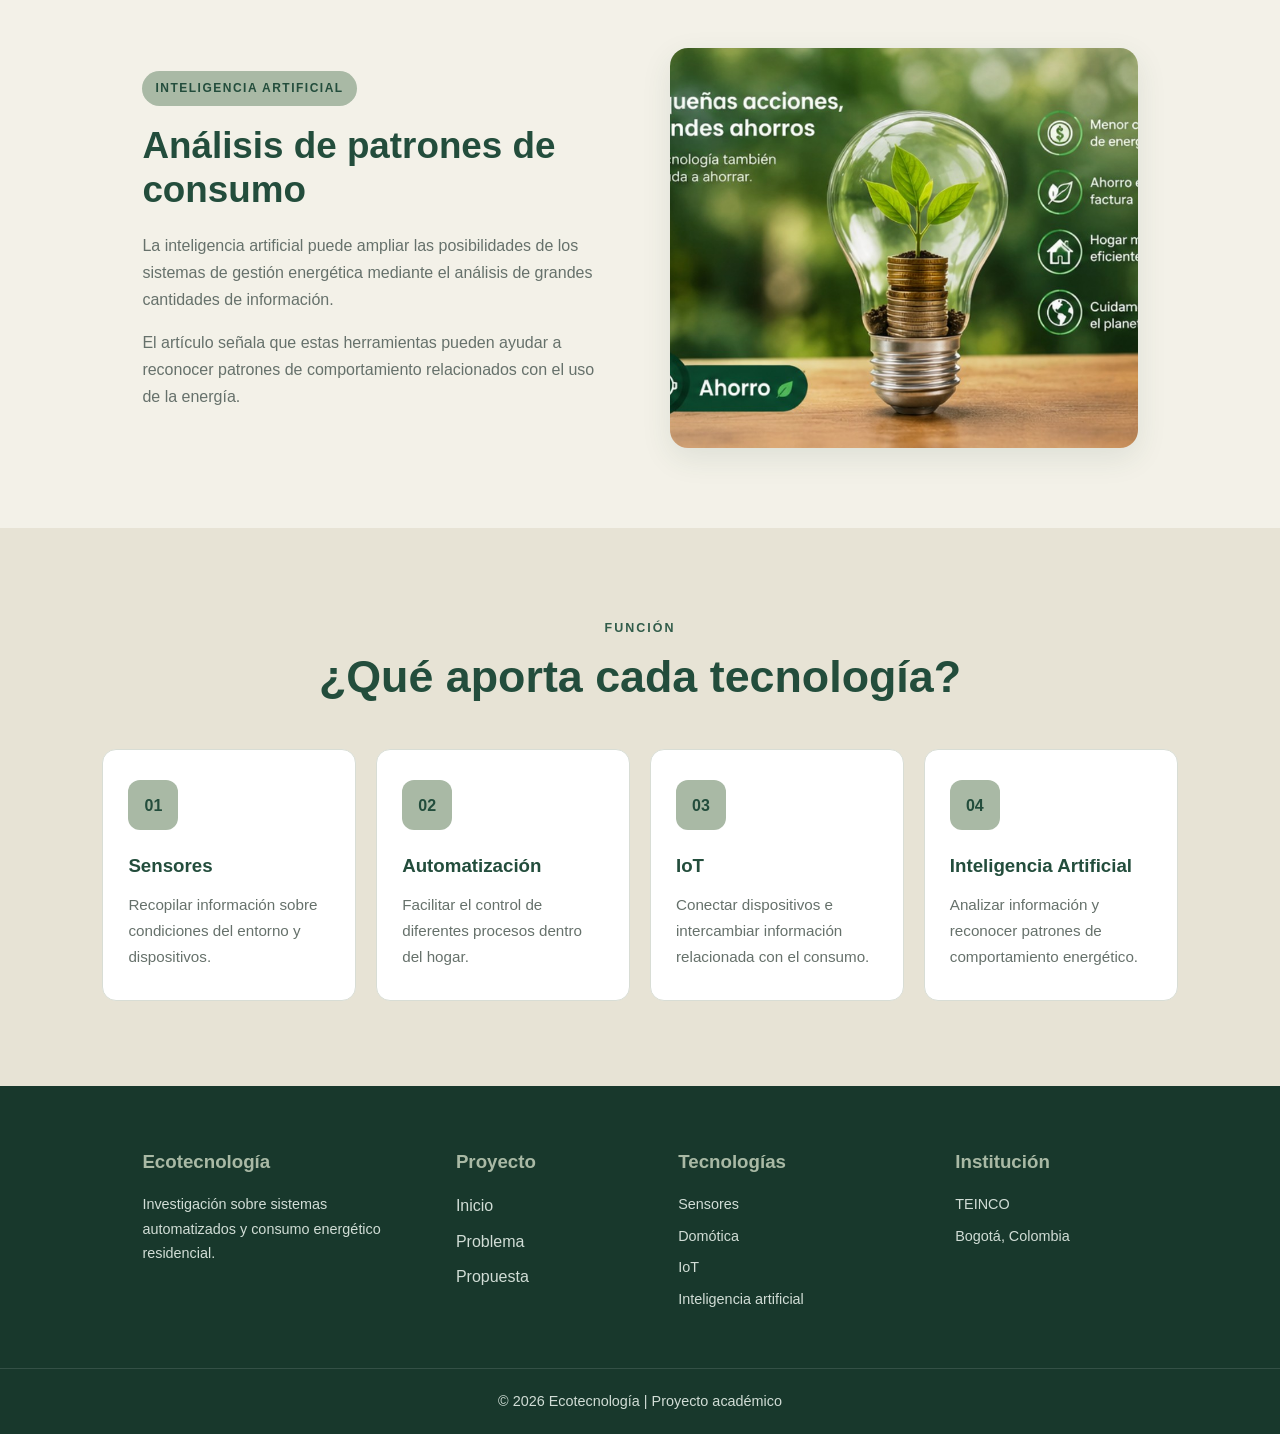
<file: ecotecnologia/tecnologia.html>
<!DOCTYPE html>
<html lang="es">

<head>

    <meta charset="UTF-8">

    <meta name="viewport" content="width=device-width, initial-scale=1.0">

    <title>Tecnologías | Ecotecnología</title>

    <link rel="icon" type="image/png" href="imagenes/eco.png">

    <link rel="stylesheet" href="css/estilos.css">

</head>


<body>


    <!-- HEADER -->

    <header class="header">

        <div class="logo">

            <img src="imagenes/eco.png" alt="Logo de Ecotecnología">

        </div>


        <div class="header-text">

            <h1>
                Ecotecnología
            </h1>

            <p>
                Tecnologías inteligentes para la gestión energética
            </p>

        </div>

    </header>


    <!-- MENÚ -->

    <nav class="navbar">

        <a href="index.html">
            Inicio
        </a>


        <div class="dropdown">

            <button class="dropbtn">
                Proyecto ▾
            </button>


            <div class="dropdown-content">

                <a href="problema.html">
                    Problema
                </a>

                <a href="tecnologia.html">
                    Tecnologías
                </a>

                <a href="solucion.html">
                    Propuesta
                </a>

            </div>

        </div>


        <a href="noticias.html">
            Actualidad
        </a>


        <a href="index.html#contacto">
            Contacto
        </a>

    </nav>


    <!-- BANNER -->

    <section class="hero">

        <div class="hero-content">

            <span class="etiqueta">
                TECNOLOGÍAS ANALIZADAS
            </span>


            <h2>
                Tecnología inteligente para comprender
                el consumo energético
            </h2>


            <p>
                La investigación analiza diferentes tecnologías
                que pueden contribuir al monitoreo, análisis
                y optimización del consumo eléctrico residencial.
            </p>

        </div>

    </section>


    <!-- INTRODUCCIÓN -->

    <section class="section">

        <div class="section-title">

            <span>
                TECNOLOGÍAS
            </span>


            <h2>
                ¿Qué tecnologías se estudian?
            </h2>


            <p>
                El análisis incluye sensores, automatización,
                domótica, Internet de las Cosas e inteligencia artificial.
            </p>

        </div>


        <div class="cards">


            <!-- SENSORES -->

            <article class="card">

                <img
                    src="imagenes/sensores.jpg"
                    alt="Sensores inteligentes"
                >


                <div class="card-content">

                    <h3>
                        Sensores
                    </h3>


                    <p>
                        Permiten recopilar información sobre diferentes
                        condiciones del entorno y sobre el funcionamiento
                        de dispositivos eléctricos.
                    </p>

                </div>

            </article>


            <!-- DOMÓTICA -->

            <article class="card">

                <img
                    src="imagenes/hogar-inteligente.jpg"
                    alt="Domótica en el hogar"
                >


                <div class="card-content">

                    <h3>
                        Domótica
                    </h3>


                    <p>
                        Permite automatizar diferentes funciones dentro
                        de los hogares y apoyar la gestión de los recursos.
                    </p>

                </div>

            </article>


            <!-- IoT -->

            <article class="card">

                <img
                    src="imagenes/tecnologia-iot.jpg" alt="Tecnología IoT"
                    alt="Tecnología IoT"
                >


                <div class="card-content">

                    <h3>
                        Internet de las Cosas
                    </h3>


                    <p>
                        El IoT permite conectar dispositivos y recopilar
                        información que puede ser utilizada para analizar
                        el consumo energético.
                    </p>

                </div>

            </article>

        </div>

    </section>


    <!-- INTELIGENCIA ARTIFICIAL -->

    <section class="project-section">

        <div class="project-text">

            <span class="etiqueta">
                INTELIGENCIA ARTIFICIAL
            </span>


            <h2>
                Análisis de patrones de consumo
            </h2>


            <p>
                La inteligencia artificial puede ampliar las posibilidades
                de los sistemas de gestión energética mediante el análisis
                de grandes cantidades de información.
            </p>


            <p>
                El artículo señala que estas herramientas pueden ayudar
                a reconocer patrones de comportamiento relacionados
                con el uso de la energía.
            </p>

        </div>


        <div class="project-image">

            <img
                src="imagenes/ahorro.jpg"
                alt="Inteligencia artificial y ahorro energético"
            >

        </div>

    </section>


    <!-- COMPARACIÓN -->

    <section class="technology-section">

        <div class="section-title">

            <span>
                FUNCIÓN
            </span>


            <h2>
                ¿Qué aporta cada tecnología?
            </h2>

        </div>


        <div class="technology-grid">


            <div class="technology-card">

                <div class="icon">
                    01
                </div>

                <h3>
                    Sensores
                </h3>

                <p>
                    Recopilar información sobre condiciones del entorno
                    y dispositivos.
                </p>

            </div>


            <div class="technology-card">

                <div class="icon">
                    02
                </div>

                <h3>
                    Automatización
                </h3>

                <p>
                    Facilitar el control de diferentes procesos
                    dentro del hogar.
                </p>

            </div>


            <div class="technology-card">

                <div class="icon">
                    03
                </div>

                <h3>
                    IoT
                </h3>

                <p>
                    Conectar dispositivos e intercambiar información
                    relacionada con el consumo.
                </p>

            </div>


            <div class="technology-card">

                <div class="icon">
                    04
                </div>

                <h3>
                    Inteligencia Artificial
                </h3>

                <p>
                    Analizar información y reconocer patrones
                    de comportamiento energético.
                </p>

            </div>

        </div>

    </section>


    <!-- FOOTER -->

    <footer class="footer">

        <div class="footer-container">


            <div>

                <h3>
                    Ecotecnología
                </h3>

                <p>
                    Investigación sobre sistemas automatizados
                    y consumo energético residencial.
                </p>

            </div>


            <div>

                <h3>
                    Proyecto
                </h3>

                <a href="index.html">
                    Inicio
                </a>

                <a href="problema.html">
                    Problema
                </a>

                <a href="solucion.html">
                    Propuesta
                </a>

            </div>


            <div>

                <h3>
                    Tecnologías
                </h3>

                <p>
                    Sensores
                </p>

                <p>
                    Domótica
                </p>

                <p>
                    IoT
                </p>

                <p>
                    Inteligencia artificial
                </p>

            </div>


            <div>

                <h3>
                    Institución
                </h3>

                <p>
                    TEINCO
                </p>

                <p>
                    Bogotá, Colombia
                </p>

            </div>

        </div>


        <div class="footer-bottom">

            <p>
                © 2026 Ecotecnología | Proyecto académico
            </p>

        </div>

    </footer>


    <script src="js/script.js"></script>

</body>

</html>
</file>
<file: css/estilos.css>
/* =========================================================
   ECOTECNOLOGÍA
   Estilos generales del proyecto
   ========================================================= */


/* ================= VARIABLES ================= */

:root {

    --verde-oscuro: #234D3C;
    --verde-bosque: #315C4A;
    --verde-salvia: #718878;
    --verde-claro: #A9B9A5;

    --crema: #F3F1E8;
    --beige: #E7E3D5;

    --blanco: #FFFFFF;

    --gris: #29332E;
    --gris-claro: #66716B;

    --borde: #D8DDD5;

    --sombra: 0 10px 30px rgba(35, 77, 60, 0.10);

}


/* ================= RESETEO ================= */

* {
    margin: 0;
    padding: 0;
    box-sizing: border-box;
}


html {
    scroll-behavior: smooth;
}


body {

    font-family: Arial, Helvetica, sans-serif;

    background-color: var(--crema);

    color: var(--gris);

    line-height: 1.7;

}


/* ================= IMÁGENES ================= */

img {

    max-width: 100%;

    display: block;

}


/* ================= ENLACES ================= */

a {

    text-decoration: none;

    color: inherit;

}


/* =========================================================
   HEADER
   ========================================================= */

.header {

    background: var(--verde-oscuro);

    color: var(--blanco);

    min-height: 220px;

    display: flex;

    align-items: center;

    justify-content: center;

    gap: 35px;

    padding: 40px 7%;

}


/* Logo */

.logo {

    display: flex;

    align-items: center;

    justify-content: center;

}


.logo img {

    width: 125px;

    height: 125px;

    object-fit: contain;

    border-radius: 22px;

    background: var(--blanco);

    padding: 10px;

    box-shadow: 0 10px 30px rgba(0, 0, 0, 0.15);

}


/* Texto del header */

.header-text {

    max-width: 750px;

}


.header-text h1 {

    font-size: clamp(2.2rem, 5vw, 4rem);

    margin-bottom: 5px;

    letter-spacing: -1px;

}


.header-text p {

    color: #DCE6DF;

    font-size: 1.05rem;

}


/* =========================================================
   NAVBAR
   ========================================================= */

.navbar {

    background: var(--blanco);

    display: flex;

    justify-content: center;

    align-items: center;

    gap: 8px;

    padding: 12px 5%;

    box-shadow: 0 3px 15px rgba(0, 0, 0, 0.07);

    position: sticky;

    top: 0;

    z-index: 1000;

}


.navbar > a,
.dropbtn {

    border: none;

    background: transparent;

    color: var(--verde-oscuro);

    font-size: 0.95rem;

    font-weight: bold;

    padding: 12px 18px;

    border-radius: 8px;

    cursor: pointer;

    transition: all 0.3s ease;

}


.navbar > a:hover,
.dropbtn:hover {

    background: var(--verde-oscuro);

    color: var(--blanco);

}


/* ================= DROPDOWN ================= */

.dropdown {

    position: relative;

}


.dropdown-content {

    display: none;

    position: absolute;

    top: calc(100% + 5px);

    left: 0;

    min-width: 200px;

    background: var(--blanco);

    border-radius: 10px;

    box-shadow: var(--sombra);

    overflow: hidden;

    border: 1px solid var(--borde);

}


.dropdown-content a {

    display: block;

    padding: 12px 16px;

    color: var(--gris);

    transition: 0.3s;

}


.dropdown-content a:hover {

    background: var(--beige);

    color: var(--verde-oscuro);

}


.dropdown:hover .dropdown-content {

    display: block;

}


/* =========================================================
   HERO
   ========================================================= */

.hero {

    min-height: 470px;

    background:
        linear-gradient(
            rgba(35, 77, 60, 0.82),
            rgba(35, 77, 60, 0.82)
        ),
        url("../imagenes/hogar-inteligente.jpg");

    background-size: cover;

    background-position: center;

    display: flex;

    align-items: center;

    padding: 70px 8%;

}


.hero-content {

    max-width: 850px;

    color: var(--blanco);

}


.etiqueta {

    display: inline-block;

    font-size: 0.75rem;

    font-weight: bold;

    letter-spacing: 1.5px;

    color: var(--verde-oscuro);

    background: var(--verde-claro);

    padding: 7px 13px;

    border-radius: 30px;

    margin-bottom: 18px;

}


.hero .etiqueta {

    color: var(--blanco);

    background: rgba(169, 185, 165, 0.25);

    border: 1px solid rgba(255,255,255,0.3);

}


.hero h2 {

    font-size: clamp(2rem, 5vw, 3.8rem);

    line-height: 1.15;

    margin-bottom: 20px;

}


.hero p {

    font-size: 1.08rem;

    max-width: 720px;

    color: #E9EFEB;

}


/* =========================================================
   BOTONES
   ========================================================= */

.btn {

    display: inline-block;

    margin-top: 25px;

    background: var(--verde-bosque);

    color: var(--blanco);

    border: none;

    padding: 13px 24px;

    border-radius: 8px;

    font-weight: bold;

    cursor: pointer;

    transition: all 0.3s ease;

}


.hero .btn {

    background: var(--blanco);

    color: var(--verde-oscuro);

}


.btn:hover {

    transform: translateY(-3px);

    box-shadow: 0 10px 20px rgba(0,0,0,0.12);

}


/* =========================================================
   SECCIONES
   ========================================================= */

.section {

    padding: 85px 8%;

}


.section-title {

    max-width: 800px;

    margin: 0 auto 45px;

    text-align: center;

}


.section-title > span {

    color: var(--verde-bosque);

    font-size: 0.78rem;

    font-weight: bold;

    letter-spacing: 2px;

}


.section-title h2 {

    color: var(--verde-oscuro);

    font-size: clamp(1.8rem, 4vw, 2.8rem);

    line-height: 1.2;

    margin: 10px 0 15px;

}


.section-title p {

    color: var(--gris-claro);

}


/* =========================================================
   CARDS
   ========================================================= */

.cards {

    max-width: 1200px;

    margin: auto;

    display: grid;

    grid-template-columns: repeat(3, 1fr);

    gap: 25px;

}


.card {

    background: var(--blanco);

    border: 1px solid var(--borde);

    border-radius: 15px;

    overflow: hidden;

    box-shadow: var(--sombra);

    transition: transform 0.3s ease, box-shadow 0.3s ease;

}


.card:hover {

    transform: translateY(-8px);

    box-shadow: 0 18px 35px rgba(35, 77, 60, 0.15);

}


.card img {

    width: 100%;

    height: 220px;

    object-fit: cover;

}


.card-content {

    padding: 25px;

}


.card-content h3 {

    color: var(--verde-oscuro);

    font-size: 1.3rem;

    margin-bottom: 10px;

}


.card-content p {

    color: var(--gris-claro);

    margin-bottom: 15px;

}


.card-content a {

    color: var(--verde-bosque);

    font-weight: bold;

}


.card-content a:hover {

    color: var(--verde-oscuro);

}


/* =========================================================
   PROJECT SECTION
   ========================================================= */

.project-section {

    max-width: 1200px;

    margin: auto;

    padding: 80px 8%;

    display: grid;

    grid-template-columns: 1fr 1fr;

    gap: 60px;

    align-items: center;

}


.project-image img {

    width: 100%;

    height: 400px;

    object-fit: cover;

    border-radius: 18px;

    box-shadow: var(--sombra);

}


.project-text h2 {

    color: var(--verde-oscuro);

    font-size: 2.3rem;

    line-height: 1.2;

    margin-bottom: 20px;

}


.project-text p {

    color: var(--gris-claro);

    margin-bottom: 15px;

}


/* =========================================================
   TECHNOLOGY SECTION
   ========================================================= */

.technology-section {

    background: var(--beige);

    padding: 85px 8%;

}


.technology-grid {

    max-width: 1200px;

    margin: auto;

    display: grid;

    grid-template-columns: repeat(4, 1fr);

    gap: 20px;

}


.technology-card {

    background: var(--blanco);

    padding: 30px 25px;

    border-radius: 14px;

    border: 1px solid var(--borde);

    transition: transform 0.3s ease;

}


.technology-card:hover {

    transform: translateY(-6px);

}


.technology-card .icon {

    width: 50px;

    height: 50px;

    display: flex;

    align-items: center;

    justify-content: center;

    background: var(--verde-claro);

    color: var(--verde-oscuro);

    border-radius: 12px;

    font-weight: bold;

    margin-bottom: 20px;

}


.technology-card h3 {

    color: var(--verde-oscuro);

    margin-bottom: 10px;

}


.technology-card p {

    color: var(--gris-claro);

    font-size: 0.95rem;

}


/* =========================================================
   OBJECTIVE
   ========================================================= */

.objective {

    max-width: 900px;

    margin: auto;

    background: var(--blanco);

    border-left: 6px solid var(--verde-bosque);

    padding: 35px;

    border-radius: 12px;

    box-shadow: var(--sombra);

    display: flex;

    gap: 25px;

}


.objective-number {

    font-size: 2.5rem;

    font-weight: bold;

    color: var(--verde-salvia);

}


.objective h3 {

    color: var(--verde-oscuro);

    margin-bottom: 10px;

}


/* =========================================================
   STEPS
   ========================================================= */

.steps {

    max-width: 1200px;

    margin: auto;

    display: grid;

    grid-template-columns: repeat(4, 1fr);

    gap: 20px;

}


.step {

    background: var(--blanco);

    padding: 30px 25px;

    border-radius: 14px;

    border: 1px solid var(--borde);

    position: relative;

}


.step > span {

    display: inline-flex;

    width: 45px;

    height: 45px;

    align-items: center;

    justify-content: center;

    border-radius: 50%;

    background: var(--verde-oscuro);

    color: var(--blanco);

    font-weight: bold;

    margin-bottom: 18px;

}


.step h3 {

    color: var(--verde-oscuro);

    margin-bottom: 10px;

}


.step p {

    color: var(--gris-claro);

}


/* =========================================================
   RESULTS
   ========================================================= */

.results-section {

    padding: 85px 8%;

    background: var(--verde-oscuro);

}


.results-section .section-title > span {

    color: var(--verde-claro);

}


.results-section .section-title h2 {

    color: var(--blanco);

}


.results-section .section-title p {

    color: #D8E1DC;

}


.results-grid {

    max-width: 1100px;

    margin: auto;

    display: grid;

    grid-template-columns: repeat(4, 1fr);

    gap: 20px;

}


.result {

    padding: 25px;

    border: 1px solid rgba(255,255,255,0.18);

    border-radius: 14px;

    background: rgba(255,255,255,0.06);

}


.result strong {

    font-size: 2rem;

    color: var(--verde-claro);

}


.result h3 {

    color: var(--blanco);

    margin: 8px 0;

}


.result p {

    color: #D8E1DC;

    font-size: 0.95rem;

}


/* =========================================================
   DATA SECTION
   ========================================================= */

.data-section {

    padding: 80px 8%;

    background: var(--verde-salvia);

    color: var(--blanco);

}


.data-section > div {

    max-width: 1000px;

    margin: auto;

}


.data-section .etiqueta {

    color: var(--verde-oscuro);

    background: var(--verde-claro);

}


.data-section h2 {

    font-size: clamp(2rem, 5vw, 3.5rem);

    line-height: 1.15;

    margin: 10px 0 20px;

}


.data-section p {

    max-width: 850px;

    color: #F0F4F1;

    margin-bottom: 15px;

}


/* =========================================================
   CONCLUSIÓN
   ========================================================= */

.conclusion {

    padding: 100px 8%;

    background: var(--beige);

}


.conclusion-content {

    max-width: 900px;

    margin: auto;

    text-align: center;

}


.conclusion-content > span {

    color: var(--verde-bosque);

    font-size: 0.8rem;

    font-weight: bold;

    letter-spacing: 2px;

}


.conclusion-content h2 {

    color: var(--verde-oscuro);

    font-size: clamp(2rem, 4vw, 3rem);

    line-height: 1.2;

    margin: 15px 0 20px;

}


.conclusion-content p {

    color: var(--gris-claro);

    margin-bottom: 15px;

}


.notice {

    background: var(--blanco);

    border-left: 4px solid var(--verde-bosque);

    padding: 15px 20px;

    border-radius: 8px;

}


/* =========================================================
   CONTACTO
   ========================================================= */

.contact {

    padding: 85px 8%;

    background: var(--blanco);

}


.contact-form {

    max-width: 750px;

    margin: auto;

    background: var(--crema);

    padding: 35px;

    border-radius: 15px;

    box-shadow: var(--sombra);

}


.contact-form label {

    display: block;

    font-weight: bold;

    color: var(--verde-oscuro);

    margin: 15px 0 7px;

}


.contact-form input,
.contact-form select,
.contact-form textarea {

    width: 100%;

    border: 1px solid var(--borde);

    background: var(--blanco);

    padding: 13px 15px;

    border-radius: 8px;

    font-family: inherit;

    font-size: 1rem;

    color: var(--gris);

    outline: none;

    transition: border 0.3s ease, box-shadow 0.3s ease;

}


.contact-form input:focus,
.contact-form select:focus,
.contact-form textarea:focus {

    border-color: var(--verde-salvia);

    box-shadow: 0 0 0 3px rgba(113, 136, 120, 0.15);

}


.contact-form textarea {

    resize: vertical;

}


.contact-form .btn {

    width: 100%;

}


/* =========================================================
   FOOTER
   ========================================================= */

.footer {

    background: #18382C;

    color: var(--blanco);

    padding-top: 60px;

}


.footer-container {

    max-width: 1200px;

    margin: auto;

    padding: 0 8% 50px;

    display: grid;

    grid-template-columns: 1.5fr 1fr 1.3fr 1fr;

    gap: 40px;

}


.footer h3 {

    color: var(--verde-claro);

    margin-bottom: 15px;

}


.footer p {

    color: #D1DDD6;

    font-size: 0.9rem;

    margin-bottom: 7px;

}


.footer a {

    display: block;

    color: #D1DDD6;

    margin-bottom: 8px;

    transition: 0.3s;

}


.footer a:hover {

    color: var(--blanco);

    transform: translateX(4px);

}


.footer-bottom {

    border-top: 1px solid rgba(255,255,255,0.12);

    padding: 20px 8%;

    text-align: center;

}


.footer-bottom p {

    margin: 0;

}


/* =========================================================
   ANIMACIONES
   ========================================================= */

.card,
.technology-card,
.step,
.result {

    animation: aparecer 0.7s ease both;

}


@keyframes aparecer {

    from {

        opacity: 0;

        transform: translateY(20px);

    }

    to {

        opacity: 1;

        transform: translateY(0);

    }

}


/* =========================================================
   RESPONSIVE - TABLET
   ========================================================= */

@media (max-width: 1000px) {


    .technology-grid {

        grid-template-columns: repeat(2, 1fr);

    }


    .results-grid {

        grid-template-columns: repeat(2, 1fr);

    }


    .steps {

        grid-template-columns: repeat(2, 1fr);

    }


    .footer-container {

        grid-template-columns: repeat(2, 1fr);

    }

}


/* =========================================================
   RESPONSIVE - CELULAR
   ========================================================= */

@media (max-width: 700px) {


    .header {

        flex-direction: column;

        text-align: center;

        min-height: auto;

        padding: 35px 6%;

    }


    .logo img {

        width: 100px;

        height: 100px;

    }


    .navbar {

        flex-wrap: wrap;

        position: relative;

    }


    .navbar > a,
    .dropbtn {

        padding: 9px 12px;

        font-size: 0.85rem;

    }


    .dropdown-content {

        left: 50%;

        transform: translateX(-50%);

    }


    .hero {

        min-height: 500px;

        padding: 55px 7%;

    }


    .hero h2 {

        font-size: 2.2rem;

    }


    .section {

        padding: 60px 6%;

    }


    .cards {

        grid-template-columns: 1fr;

    }


    .project-section {

        grid-template-columns: 1fr;

        padding: 60px 6%;

        gap: 30px;

    }


    .project-image img {

        height: 280px;

    }


    .technology-grid {

        grid-template-columns: 1fr;

    }


    .steps {

        grid-template-columns: 1fr;

    }


    .results-grid {

        grid-template-columns: 1fr;

    }


    .objective {

        flex-direction: column;

    }


    .footer-container {

        grid-template-columns: 1fr;

        text-align: center;

    }


    .footer {

        padding-top: 45px;

    }

}
</file>
<file: ecotecnologia/css/estilos.css>
/* =========================================================
   ECOTECNOLOGÍA
   Estilos generales del proyecto
   ========================================================= */


/* ================= VARIABLES ================= */

:root {

    --verde-oscuro: #234D3C;
    --verde-bosque: #315C4A;
    --verde-salvia: #718878;
    --verde-claro: #A9B9A5;

    --crema: #F3F1E8;
    --beige: #E7E3D5;

    --blanco: #FFFFFF;

    --gris: #29332E;
    --gris-claro: #66716B;

    --borde: #D8DDD5;

    --sombra: 0 10px 30px rgba(35, 77, 60, 0.10);

}


/* ================= RESETEO ================= */

* {
    margin: 0;
    padding: 0;
    box-sizing: border-box;
}


html {
    scroll-behavior: smooth;
}


body {

    font-family: Arial, Helvetica, sans-serif;

    background-color: var(--crema);

    color: var(--gris);

    line-height: 1.7;

}


/* ================= IMÁGENES ================= */

img {

    max-width: 100%;

    display: block;

}


/* ================= ENLACES ================= */

a {

    text-decoration: none;

    color: inherit;

}


/* =========================================================
   HEADER
   ========================================================= */

.header {

    background: var(--verde-oscuro);

    color: var(--blanco);

    min-height: 220px;

    display: flex;

    align-items: center;

    justify-content: center;

    gap: 35px;

    padding: 40px 7%;

}


/* Logo */

.logo {

    display: flex;

    align-items: center;

    justify-content: center;

}


.logo img {

    width: 125px;

    height: 125px;

    object-fit: contain;

    border-radius: 22px;

    background: var(--blanco);

    padding: 10px;

    box-shadow: 0 10px 30px rgba(0, 0, 0, 0.15);

}


/* Texto del header */

.header-text {

    max-width: 750px;

}


.header-text h1 {

    font-size: clamp(2.2rem, 5vw, 4rem);

    margin-bottom: 5px;

    letter-spacing: -1px;

}


.header-text p {

    color: #DCE6DF;

    font-size: 1.05rem;

}


/* =========================================================
   NAVBAR
   ========================================================= */

.navbar {

    background: var(--blanco);

    display: flex;

    justify-content: center;

    align-items: center;

    gap: 8px;

    padding: 12px 5%;

    box-shadow: 0 3px 15px rgba(0, 0, 0, 0.07);

    position: sticky;

    top: 0;

    z-index: 1000;

}


.navbar > a,
.dropbtn {

    border: none;

    background: transparent;

    color: var(--verde-oscuro);

    font-size: 0.95rem;

    font-weight: bold;

    padding: 12px 18px;

    border-radius: 8px;

    cursor: pointer;

    transition: all 0.3s ease;

}


.navbar > a:hover,
.dropbtn:hover {

    background: var(--verde-oscuro);

    color: var(--blanco);

}


/* ================= DROPDOWN ================= */

.dropdown {

    position: relative;

}


.dropdown-content {

    display: none;

    position: absolute;

    top: calc(100% + 5px);

    left: 0;

    min-width: 200px;

    background: var(--blanco);

    border-radius: 10px;

    box-shadow: var(--sombra);

    overflow: hidden;

    border: 1px solid var(--borde);

}


.dropdown-content a {

    display: block;

    padding: 12px 16px;

    color: var(--gris);

    transition: 0.3s;

}


.dropdown-content a:hover {

    background: var(--beige);

    color: var(--verde-oscuro);

}


.dropdown:hover .dropdown-content {

    display: block;

}


/* =========================================================
   HERO
   ========================================================= */

.hero {

    min-height: 470px;

    background:
        linear-gradient(
            rgba(35, 77, 60, 0.82),
            rgba(35, 77, 60, 0.82)
        ),
        url("../imagenes/hogar-inteligente.jpg");

    background-size: cover;

    background-position: center;

    display: flex;

    align-items: center;

    padding: 70px 8%;

}


.hero-content {

    max-width: 850px;

    color: var(--blanco);

}


.etiqueta {

    display: inline-block;

    font-size: 0.75rem;

    font-weight: bold;

    letter-spacing: 1.5px;

    color: var(--verde-oscuro);

    background: var(--verde-claro);

    padding: 7px 13px;

    border-radius: 30px;

    margin-bottom: 18px;

}


.hero .etiqueta {

    color: var(--blanco);

    background: rgba(169, 185, 165, 0.25);

    border: 1px solid rgba(255,255,255,0.3);

}


.hero h2 {

    font-size: clamp(2rem, 5vw, 3.8rem);

    line-height: 1.15;

    margin-bottom: 20px;

}


.hero p {

    font-size: 1.08rem;

    max-width: 720px;

    color: #E9EFEB;

}


/* =========================================================
   BOTONES
   ========================================================= */

.btn {

    display: inline-block;

    margin-top: 25px;

    background: var(--verde-bosque);

    color: var(--blanco);

    border: none;

    padding: 13px 24px;

    border-radius: 8px;

    font-weight: bold;

    cursor: pointer;

    transition: all 0.3s ease;

}


.hero .btn {

    background: var(--blanco);

    color: var(--verde-oscuro);

}


.btn:hover {

    transform: translateY(-3px);

    box-shadow: 0 10px 20px rgba(0,0,0,0.12);

}


/* =========================================================
   SECCIONES
   ========================================================= */

.section {

    padding: 85px 8%;

}


.section-title {

    max-width: 800px;

    margin: 0 auto 45px;

    text-align: center;

}


.section-title > span {

    color: var(--verde-bosque);

    font-size: 0.78rem;

    font-weight: bold;

    letter-spacing: 2px;

}


.section-title h2 {

    color: var(--verde-oscuro);

    font-size: clamp(1.8rem, 4vw, 2.8rem);

    line-height: 1.2;

    margin: 10px 0 15px;

}


.section-title p {

    color: var(--gris-claro);

}


/* =========================================================
   CARDS
   ========================================================= */

.cards {

    max-width: 1200px;

    margin: auto;

    display: grid;

    grid-template-columns: repeat(3, 1fr);

    gap: 25px;

}


.card {

    background: var(--blanco);

    border: 1px solid var(--borde);

    border-radius: 15px;

    overflow: hidden;

    box-shadow: var(--sombra);

    transition: transform 0.3s ease, box-shadow 0.3s ease;

}


.card:hover {

    transform: translateY(-8px);

    box-shadow: 0 18px 35px rgba(35, 77, 60, 0.15);

}


.card img {

    width: 100%;

    height: 220px;

    object-fit: cover;

}


.card-content {

    padding: 25px;

}


.card-content h3 {

    color: var(--verde-oscuro);

    font-size: 1.3rem;

    margin-bottom: 10px;

}


.card-content p {

    color: var(--gris-claro);

    margin-bottom: 15px;

}


.card-content a {

    color: var(--verde-bosque);

    font-weight: bold;

}


.card-content a:hover {

    color: var(--verde-oscuro);

}


/* =========================================================
   PROJECT SECTION
   ========================================================= */

.project-section {

    max-width: 1200px;

    margin: auto;

    padding: 80px 8%;

    display: grid;

    grid-template-columns: 1fr 1fr;

    gap: 60px;

    align-items: center;

}


.project-image img {

    width: 100%;

    height: 400px;

    object-fit: cover;

    border-radius: 18px;

    box-shadow: var(--sombra);

}


.project-text h2 {

    color: var(--verde-oscuro);

    font-size: 2.3rem;

    line-height: 1.2;

    margin-bottom: 20px;

}


.project-text p {

    color: var(--gris-claro);

    margin-bottom: 15px;

}


/* =========================================================
   TECHNOLOGY SECTION
   ========================================================= */

.technology-section {

    background: var(--beige);

    padding: 85px 8%;

}


.technology-grid {

    max-width: 1200px;

    margin: auto;

    display: grid;

    grid-template-columns: repeat(4, 1fr);

    gap: 20px;

}


.technology-card {

    background: var(--blanco);

    padding: 30px 25px;

    border-radius: 14px;

    border: 1px solid var(--borde);

    transition: transform 0.3s ease;

}


.technology-card:hover {

    transform: translateY(-6px);

}


.technology-card .icon {

    width: 50px;

    height: 50px;

    display: flex;

    align-items: center;

    justify-content: center;

    background: var(--verde-claro);

    color: var(--verde-oscuro);

    border-radius: 12px;

    font-weight: bold;

    margin-bottom: 20px;

}


.technology-card h3 {

    color: var(--verde-oscuro);

    margin-bottom: 10px;

}


.technology-card p {

    color: var(--gris-claro);

    font-size: 0.95rem;

}


/* =========================================================
   OBJECTIVE
   ========================================================= */

.objective {

    max-width: 900px;

    margin: auto;

    background: var(--blanco);

    border-left: 6px solid var(--verde-bosque);

    padding: 35px;

    border-radius: 12px;

    box-shadow: var(--sombra);

    display: flex;

    gap: 25px;

}


.objective-number {

    font-size: 2.5rem;

    font-weight: bold;

    color: var(--verde-salvia);

}


.objective h3 {

    color: var(--verde-oscuro);

    margin-bottom: 10px;

}


/* =========================================================
   STEPS
   ========================================================= */

.steps {

    max-width: 1200px;

    margin: auto;

    display: grid;

    grid-template-columns: repeat(4, 1fr);

    gap: 20px;

}


.step {

    background: var(--blanco);

    padding: 30px 25px;

    border-radius: 14px;

    border: 1px solid var(--borde);

    position: relative;

}


.step > span {

    display: inline-flex;

    width: 45px;

    height: 45px;

    align-items: center;

    justify-content: center;

    border-radius: 50%;

    background: var(--verde-oscuro);

    color: var(--blanco);

    font-weight: bold;

    margin-bottom: 18px;

}


.step h3 {

    color: var(--verde-oscuro);

    margin-bottom: 10px;

}


.step p {

    color: var(--gris-claro);

}


/* =========================================================
   RESULTS
   ========================================================= */

.results-section {

    padding: 85px 8%;

    background: var(--verde-oscuro);

}


.results-section .section-title > span {

    color: var(--verde-claro);

}


.results-section .section-title h2 {

    color: var(--blanco);

}


.results-section .section-title p {

    color: #D8E1DC;

}


.results-grid {

    max-width: 1100px;

    margin: auto;

    display: grid;

    grid-template-columns: repeat(4, 1fr);

    gap: 20px;

}


.result {

    padding: 25px;

    border: 1px solid rgba(255,255,255,0.18);

    border-radius: 14px;

    background: rgba(255,255,255,0.06);

}


.result strong {

    font-size: 2rem;

    color: var(--verde-claro);

}


.result h3 {

    color: var(--blanco);

    margin: 8px 0;

}


.result p {

    color: #D8E1DC;

    font-size: 0.95rem;

}


/* =========================================================
   DATA SECTION
   ========================================================= */

.data-section {

    padding: 80px 8%;

    background: var(--verde-salvia);

    color: var(--blanco);

}


.data-section > div {

    max-width: 1000px;

    margin: auto;

}


.data-section .etiqueta {

    color: var(--verde-oscuro);

    background: var(--verde-claro);

}


.data-section h2 {

    font-size: clamp(2rem, 5vw, 3.5rem);

    line-height: 1.15;

    margin: 10px 0 20px;

}


.data-section p {

    max-width: 850px;

    color: #F0F4F1;

    margin-bottom: 15px;

}


/* =========================================================
   CONCLUSIÓN
   ========================================================= */

.conclusion {

    padding: 100px 8%;

    background: var(--beige);

}


.conclusion-content {

    max-width: 900px;

    margin: auto;

    text-align: center;

}


.conclusion-content > span {

    color: var(--verde-bosque);

    font-size: 0.8rem;

    font-weight: bold;

    letter-spacing: 2px;

}


.conclusion-content h2 {

    color: var(--verde-oscuro);

    font-size: clamp(2rem, 4vw, 3rem);

    line-height: 1.2;

    margin: 15px 0 20px;

}


.conclusion-content p {

    color: var(--gris-claro);

    margin-bottom: 15px;

}


.notice {

    background: var(--blanco);

    border-left: 4px solid var(--verde-bosque);

    padding: 15px 20px;

    border-radius: 8px;

}


/* =========================================================
   CONTACTO
   ========================================================= */

.contact {

    padding: 85px 8%;

    background: var(--blanco);

}


.contact-form {

    max-width: 750px;

    margin: auto;

    background: var(--crema);

    padding: 35px;

    border-radius: 15px;

    box-shadow: var(--sombra);

}


.contact-form label {

    display: block;

    font-weight: bold;

    color: var(--verde-oscuro);

    margin: 15px 0 7px;

}


.contact-form input,
.contact-form select,
.contact-form textarea {

    width: 100%;

    border: 1px solid var(--borde);

    background: var(--blanco);

    padding: 13px 15px;

    border-radius: 8px;

    font-family: inherit;

    font-size: 1rem;

    color: var(--gris);

    outline: none;

    transition: border 0.3s ease, box-shadow 0.3s ease;

}


.contact-form input:focus,
.contact-form select:focus,
.contact-form textarea:focus {

    border-color: var(--verde-salvia);

    box-shadow: 0 0 0 3px rgba(113, 136, 120, 0.15);

}


.contact-form textarea {

    resize: vertical;

}


.contact-form .btn {

    width: 100%;

}


/* =========================================================
   FOOTER
   ========================================================= */

.footer {

    background: #18382C;

    color: var(--blanco);

    padding-top: 60px;

}


.footer-container {

    max-width: 1200px;

    margin: auto;

    padding: 0 8% 50px;

    display: grid;

    grid-template-columns: 1.5fr 1fr 1.3fr 1fr;

    gap: 40px;

}


.footer h3 {

    color: var(--verde-claro);

    margin-bottom: 15px;

}


.footer p {

    color: #D1DDD6;

    font-size: 0.9rem;

    margin-bottom: 7px;

}


.footer a {

    display: block;

    color: #D1DDD6;

    margin-bottom: 8px;

    transition: 0.3s;

}


.footer a:hover {

    color: var(--blanco);

    transform: translateX(4px);

}


.footer-bottom {

    border-top: 1px solid rgba(255,255,255,0.12);

    padding: 20px 8%;

    text-align: center;

}


.footer-bottom p {

    margin: 0;

}


/* =========================================================
   ANIMACIONES
   ========================================================= */

.card,
.technology-card,
.step,
.result {

    animation: aparecer 0.7s ease both;

}


@keyframes aparecer {

    from {

        opacity: 0;

        transform: translateY(20px);

    }

    to {

        opacity: 1;

        transform: translateY(0);

    }

}


/* =========================================================
   RESPONSIVE - TABLET
   ========================================================= */

@media (max-width: 1000px) {


    .technology-grid {

        grid-template-columns: repeat(2, 1fr);

    }


    .results-grid {

        grid-template-columns: repeat(2, 1fr);

    }


    .steps {

        grid-template-columns: repeat(2, 1fr);

    }


    .footer-container {

        grid-template-columns: repeat(2, 1fr);

    }

}


/* =========================================================
   RESPONSIVE - CELULAR
   ========================================================= */

@media (max-width: 700px) {


    .header {

        flex-direction: column;

        text-align: center;

        min-height: auto;

        padding: 35px 6%;

    }


    .logo img {

        width: 100px;

        height: 100px;

    }


    .navbar {

        flex-wrap: wrap;

        position: relative;

    }


    .navbar > a,
    .dropbtn {

        padding: 9px 12px;

        font-size: 0.85rem;

    }


    .dropdown-content {

        left: 50%;

        transform: translateX(-50%);

    }


    .hero {

        min-height: 500px;

        padding: 55px 7%;

    }


    .hero h2 {

        font-size: 2.2rem;

    }


    .section {

        padding: 60px 6%;

    }


    .cards {

        grid-template-columns: 1fr;

    }


    .project-section {

        grid-template-columns: 1fr;

        padding: 60px 6%;

        gap: 30px;

    }


    .project-image img {

        height: 280px;

    }


    .technology-grid {

        grid-template-columns: 1fr;

    }


    .steps {

        grid-template-columns: 1fr;

    }


    .results-grid {

        grid-template-columns: 1fr;

    }


    .objective {

        flex-direction: column;

    }


    .footer-container {

        grid-template-columns: 1fr;

        text-align: center;

    }


    .footer {

        padding-top: 45px;

    }

}
</file>
